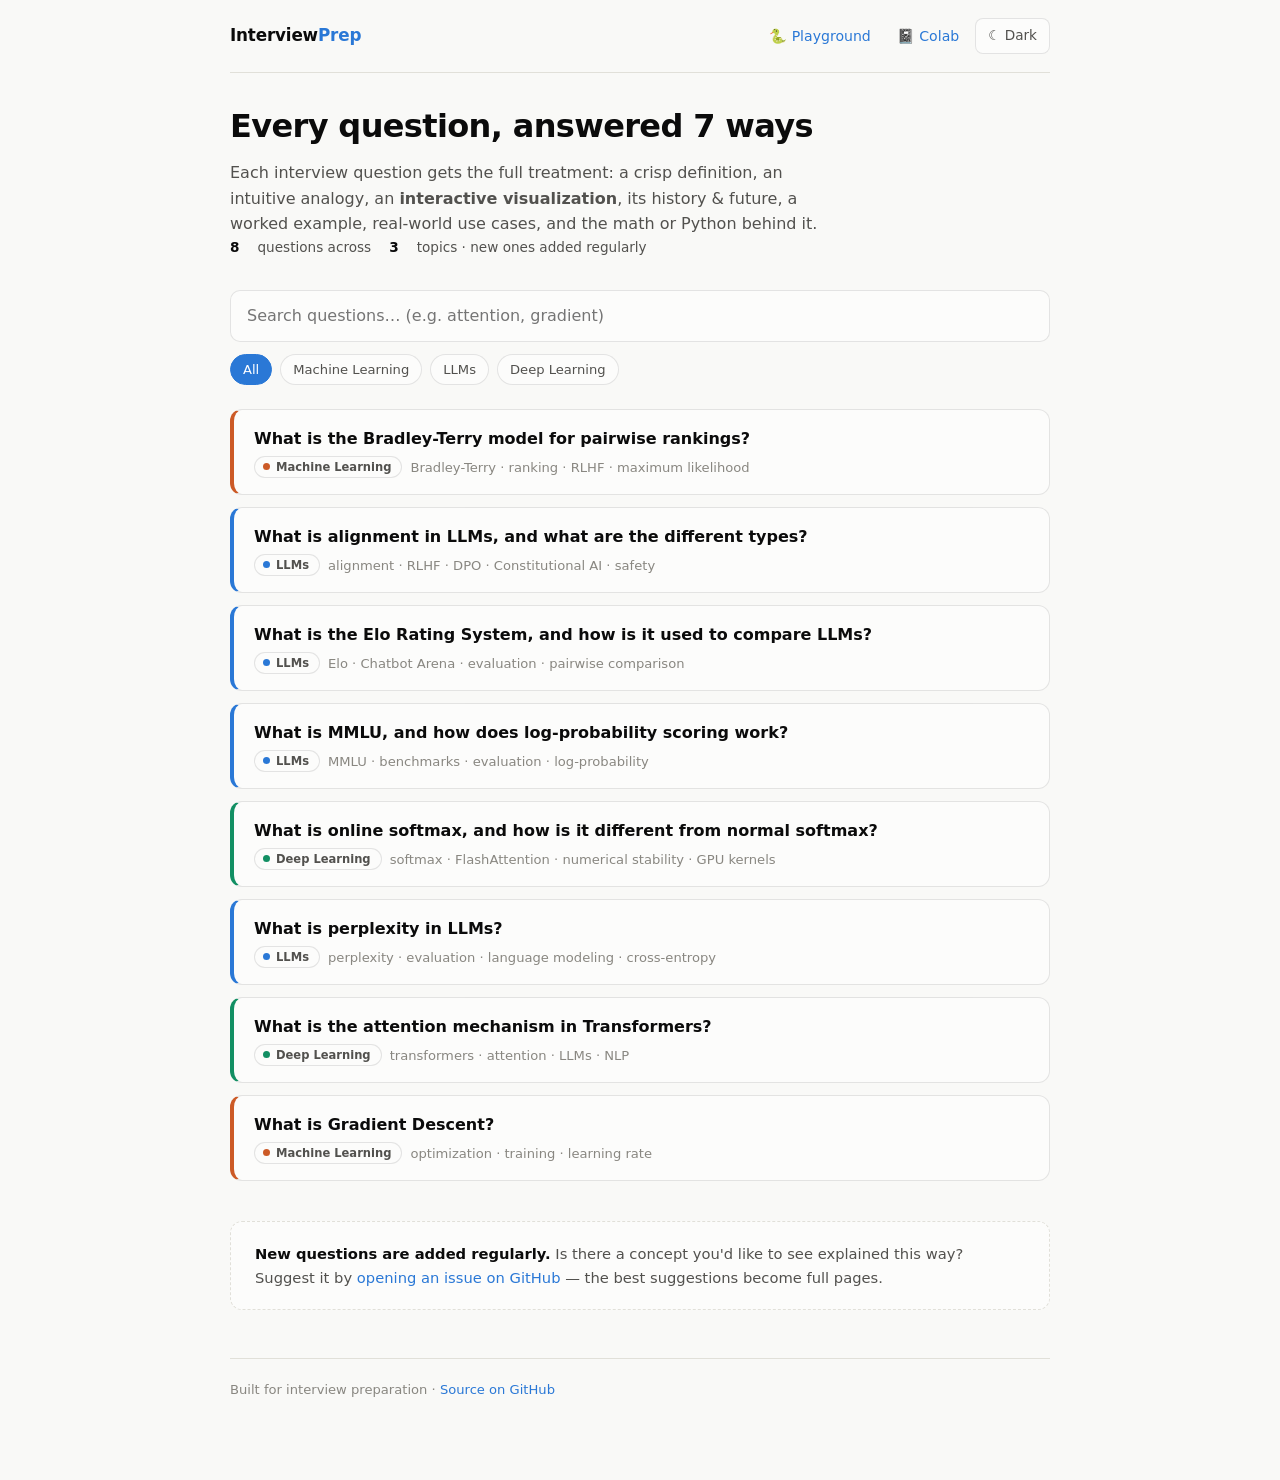
<file: index.html>
<!DOCTYPE html>
<html lang="en">
<head>
<meta charset="utf-8">
<meta name="viewport" content="width=device-width, initial-scale=1">
<title>Interview Prep — every question, answered 7 ways</title>
<meta name="description" content="Interview preparation notes: each question explained with a definition, analogy, interactive visualization, history, example, use case, and math/code.">
<link rel="stylesheet" href="assets/style.css">
<link rel="icon" href="data:image/svg+xml,<svg xmlns='http://www.w3.org/2000/svg' viewBox='0 0 100 100'><text y='.9em' font-size='90'>🎯</text></svg>">
<script src="assets/questions.js"></script>
<script src="assets/site.js"></script>
</head>
<body>
<div class="wrap">
  <header class="site">
    <a class="brand" href="index.html">Interview<span>Prep</span></a>
    <div class="site-nav">
      <a class="nav-link" href="playground.html">🐍 Playground</a>
      <a class="nav-link" href="notebooks.html">📓 Colab</a>
      <button id="theme-toggle" type="button">☾ Dark</button>
    </div>
  </header>

  <div class="hero">
    <h1>Every question, answered 7 ways</h1>
    <p>Each interview question gets the full treatment: a crisp definition, an
    intuitive analogy, an <strong>interactive visualization</strong>, its
    history &amp; future, a worked example, real-world use cases, and the math
    or Python behind it.</p>
    <p class="stats-line" id="stats"></p>
  </div>

  <div class="search-row">
    <input id="search" type="search" placeholder="Search questions… (e.g. attention, gradient)" aria-label="Search questions">
  </div>
  <div class="topic-chips" id="topic-chips" role="group" aria-label="Filter by topic"></div>

  <ul class="qlist" id="question-list"></ul>
  <p class="empty-note" id="empty-note" hidden>No questions match — try a different search.</p>

  <div class="howto">
    <strong>New questions are added regularly.</strong> Is there a concept you'd
    like to see explained this way? Suggest it by
    <a href="https://github.com/gangwar-ajay/Interview-Preparation/issues">opening
    an issue on GitHub</a> — the best suggestions become full pages.
  </div>

  <footer class="site">
    Built for interview preparation ·
    <a href="https://github.com/gangwar-ajay/Interview-Preparation">Source on GitHub</a>
  </footer>
</div>
</body>
</html>
</file>
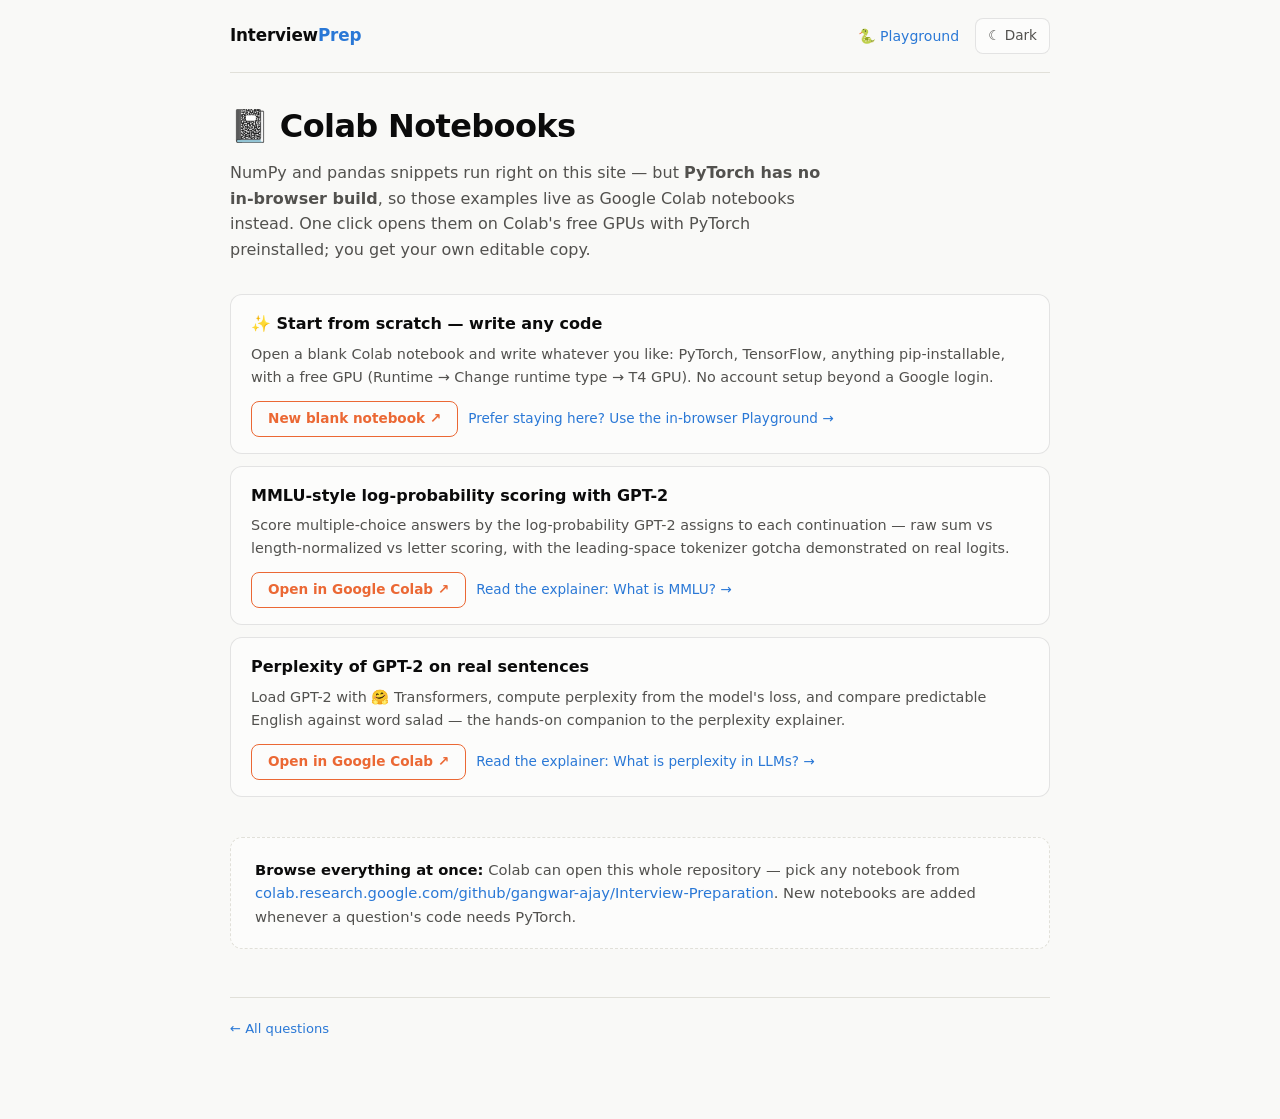
<file: notebooks.html>
<!DOCTYPE html>
<html lang="en">
<head>
<meta charset="utf-8">
<meta name="viewport" content="width=device-width, initial-scale=1">
<title>Colab Notebooks — InterviewPrep</title>
<meta name="description" content="Companion Google Colab notebooks for the PyTorch snippets that can't run in the browser — one click to run them on free GPUs.">
<link rel="stylesheet" href="assets/style.css">
<link rel="icon" href="data:image/svg+xml,<svg xmlns='http://www.w3.org/2000/svg' viewBox='0 0 100 100'><text y='.9em' font-size='90'>🎯</text></svg>">
<script src="assets/site.js"></script>
<style>
  .nb-card {
    display: block;
    background: var(--surface);
    border: 1px solid var(--border);
    border-radius: 12px;
    padding: 16px 20px;
    margin-bottom: 12px;
  }
  .nb-card h3 { margin: 0 0 6px; font-size: 1rem; }
  .nb-card p { margin: 0 0 12px; color: var(--text-secondary); font-size: 0.9rem; }
  .nb-actions { display: flex; flex-wrap: wrap; gap: 10px; align-items: center; }
  .nb-actions .colab-link { font-weight: 600; }
  .nb-actions .qlink { font-size: 0.85rem; color: var(--accent); text-decoration: none; }
  .nb-actions .qlink:hover { text-decoration: underline; }
</style>
</head>
<body>
<div class="wrap">
  <header class="site">
    <a class="brand" href="index.html">Interview<span>Prep</span></a>
    <div class="site-nav">
      <a class="nav-link" href="playground.html">🐍 Playground</a>
      <button id="theme-toggle" type="button">☾ Dark</button>
    </div>
  </header>

  <div class="hero">
    <h1>📓 Colab Notebooks</h1>
    <p>NumPy and pandas snippets run right on this site — but
    <strong>PyTorch has no in-browser build</strong>, so those examples live as
    Google Colab notebooks instead. One click opens them on Colab's free GPUs
    with PyTorch preinstalled; you get your own editable copy.</p>
  </div>

  <div class="nb-card">
    <h3>✨ Start from scratch — write any code</h3>
    <p>Open a blank Colab notebook and write whatever you like: PyTorch,
    TensorFlow, anything pip-installable, with a free GPU (Runtime → Change
    runtime type → T4 GPU). No account setup beyond a Google login.</p>
    <div class="nb-actions">
      <a class="colab-link" target="_blank" rel="noopener"
         href="https://colab.new">New blank notebook ↗</a>
      <a class="qlink" href="playground.html">Prefer staying here? Use the in-browser Playground →</a>
    </div>
  </div>

  <div class="nb-card">
    <h3>MMLU-style log-probability scoring with GPT-2</h3>
    <p>Score multiple-choice answers by the log-probability GPT-2 assigns to
    each continuation — raw sum vs length-normalized vs letter scoring, with
    the leading-space tokenizer gotcha demonstrated on real logits.</p>
    <div class="nb-actions">
      <a class="colab-link" target="_blank" rel="noopener"
         href="https://colab.research.google.com/github/gangwar-ajay/Interview-Preparation/blob/main/notebooks/mmlu-logprob-gpt2.ipynb">Open in Google Colab ↗</a>
      <a class="qlink" href="questions/mmlu-logprob.html">Read the explainer: What is MMLU? →</a>
    </div>
  </div>

  <div class="nb-card">
    <h3>Perplexity of GPT-2 on real sentences</h3>
    <p>Load GPT-2 with 🤗 Transformers, compute perplexity from the model's
    loss, and compare predictable English against word salad — the hands-on
    companion to the perplexity explainer.</p>
    <div class="nb-actions">
      <a class="colab-link" target="_blank" rel="noopener"
         href="https://colab.research.google.com/github/gangwar-ajay/Interview-Preparation/blob/main/notebooks/perplexity-gpt2.ipynb">Open in Google Colab ↗</a>
      <a class="qlink" href="questions/perplexity.html">Read the explainer: What is perplexity in LLMs? →</a>
    </div>
  </div>

  <div class="howto">
    <strong>Browse everything at once:</strong> Colab can open this whole
    repository — pick any notebook from
    <a target="_blank" rel="noopener"
       href="https://colab.research.google.com/github/gangwar-ajay/Interview-Preparation">colab.research.google.com/github/gangwar-ajay/Interview-Preparation</a>.
    New notebooks are added whenever a question's code needs PyTorch.
  </div>

  <footer class="site">
    <a href="index.html">← All questions</a>
  </footer>
</div>
</body>
</html>
</file>
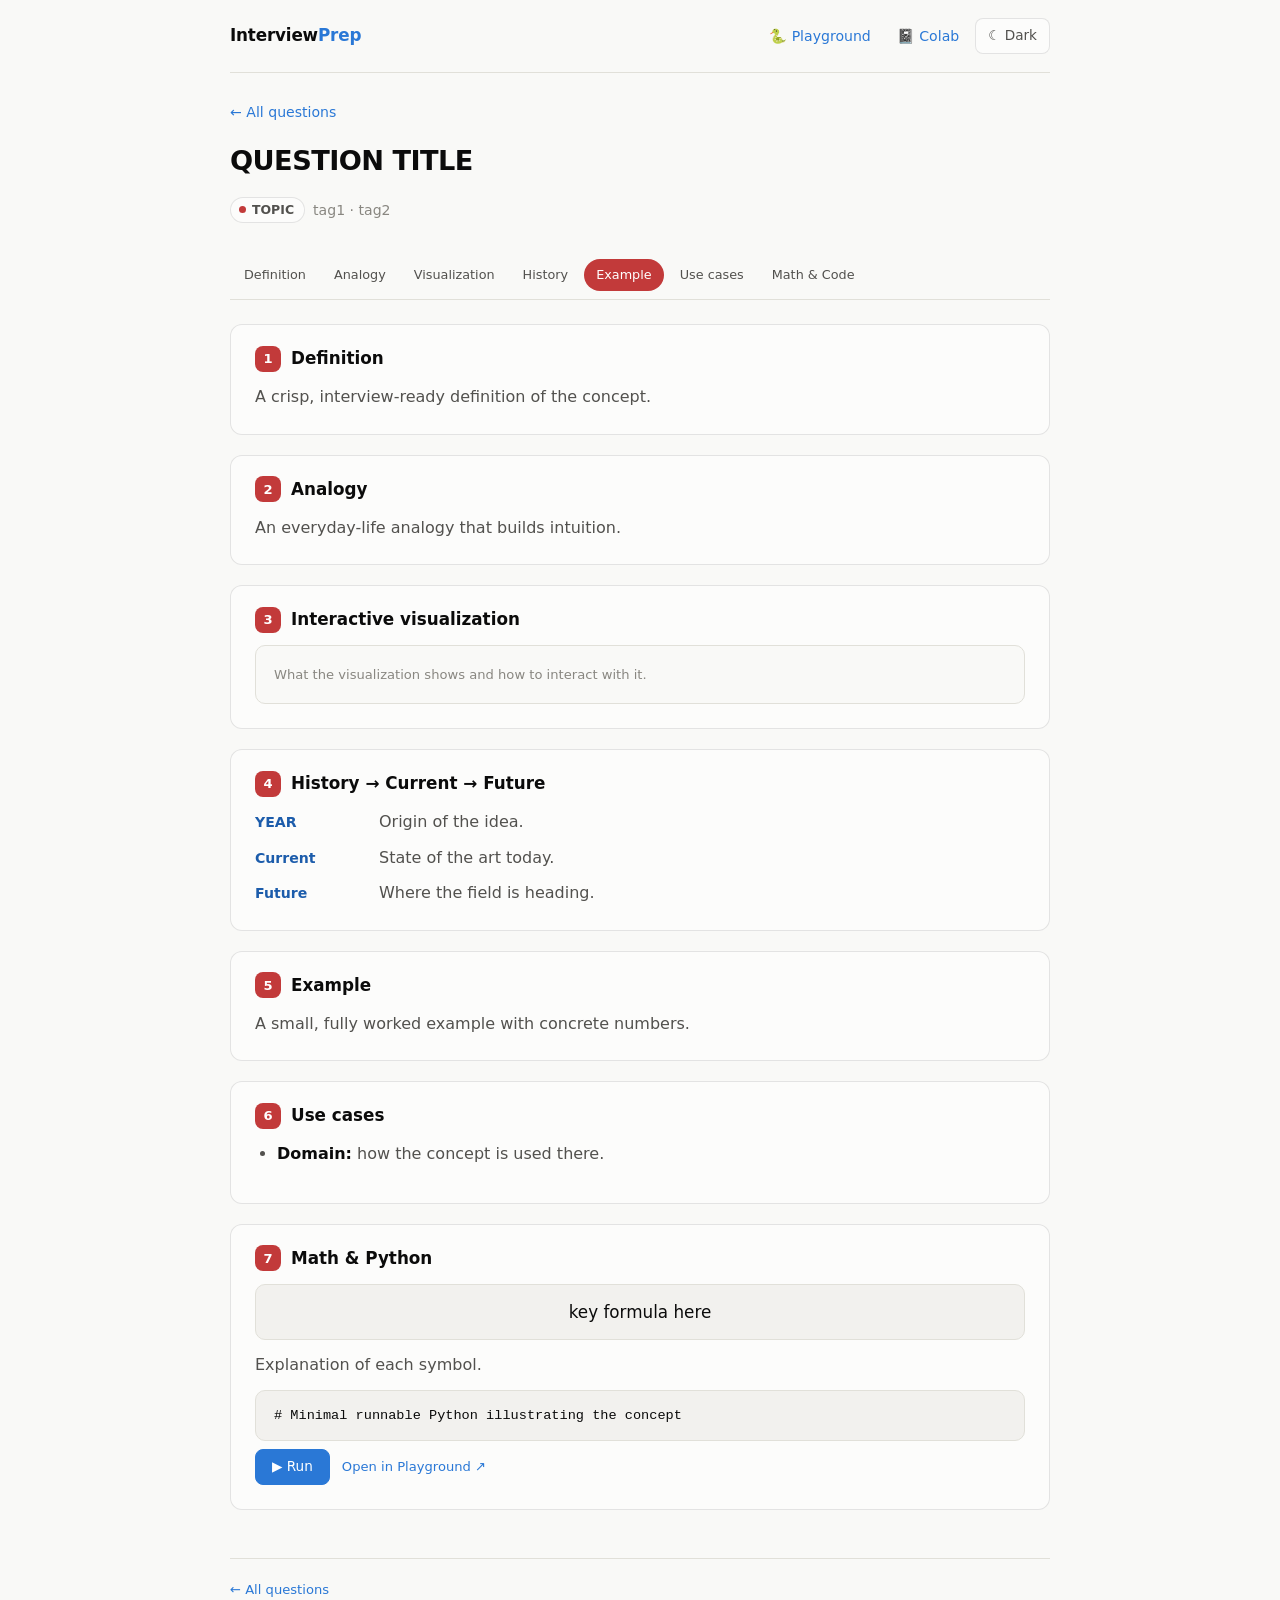
<file: questions/_template.html>
<!DOCTYPE html>
<html lang="en">
<head>
<meta charset="utf-8">
<meta name="viewport" content="width=device-width, initial-scale=1">
<title>QUESTION TITLE — InterviewPrep</title>
<link rel="stylesheet" href="../assets/style.css">
<link rel="icon" href="data:image/svg+xml,<svg xmlns='http://www.w3.org/2000/svg' viewBox='0 0 100 100'><text y='.9em' font-size='90'>🎯</text></svg>">
<script src="../assets/site.js"></script>
<script src="../assets/pyrunner.js"></script>
</head>
<body>
<div class="wrap">
  <header class="site">
    <a class="brand" href="../index.html">Interview<span>Prep</span></a>
    <div class="site-nav">
      <a class="nav-link" href="../playground.html">🐍 Playground</a>
      <a class="nav-link" href="../notebooks.html">📓 Colab</a>
      <button id="theme-toggle" type="button">☾ Dark</button>
    </div>
  </header>

  <nav class="crumb"><a href="../index.html">← All questions</a></nav>

  <article class="question">
    <h1>QUESTION TITLE</h1>
    <p class="q-topic">TOPIC · tag1 · tag2</p>

    <section class="qsection" id="definition">
      <h2><span class="num">1</span>Definition</h2>
      <p>A crisp, interview-ready definition of the concept.</p>
    </section>

    <section class="qsection" id="analogy">
      <h2><span class="num">2</span>Analogy</h2>
      <p>An everyday-life analogy that builds intuition.</p>
    </section>

    <section class="qsection" id="visualization">
      <h2><span class="num">3</span>Interactive visualization</h2>
      <div class="viz">
        <p class="viz-hint">What the visualization shows and how to interact with it.</p>
        <!-- Interactive SVG / controls go here; inline <script> at the bottom of <body>. -->
      </div>
    </section>

    <section class="qsection" id="history">
      <h2><span class="num">4</span>History → Current → Future</h2>
      <div class="timeline">
        <div class="t-row"><div class="t-when">YEAR</div><div class="t-what">Origin of the idea.</div></div>
        <div class="t-row"><div class="t-when">Current</div><div class="t-what">State of the art today.</div></div>
        <div class="t-row"><div class="t-when">Future</div><div class="t-what">Where the field is heading.</div></div>
      </div>
    </section>

    <section class="qsection" id="example">
      <h2><span class="num">5</span>Example</h2>
      <p>A small, fully worked example with concrete numbers.</p>
    </section>

    <section class="qsection" id="usecase">
      <h2><span class="num">6</span>Use cases</h2>
      <ul>
        <li><strong>Domain:</strong> how the concept is used there.</li>
      </ul>
    </section>

    <section class="qsection" id="math">
      <h2><span class="num">7</span>Math &amp; Python</h2>
      <div class="formula">key formula here</div>
      <p>Explanation of each symbol.</p>
<pre><code># Minimal runnable Python illustrating the concept
</code></pre>
    </section>
  </article>

  <footer class="site">
    <a href="../index.html">← All questions</a>
  </footer>
</div>
</body>
</html>
</file>
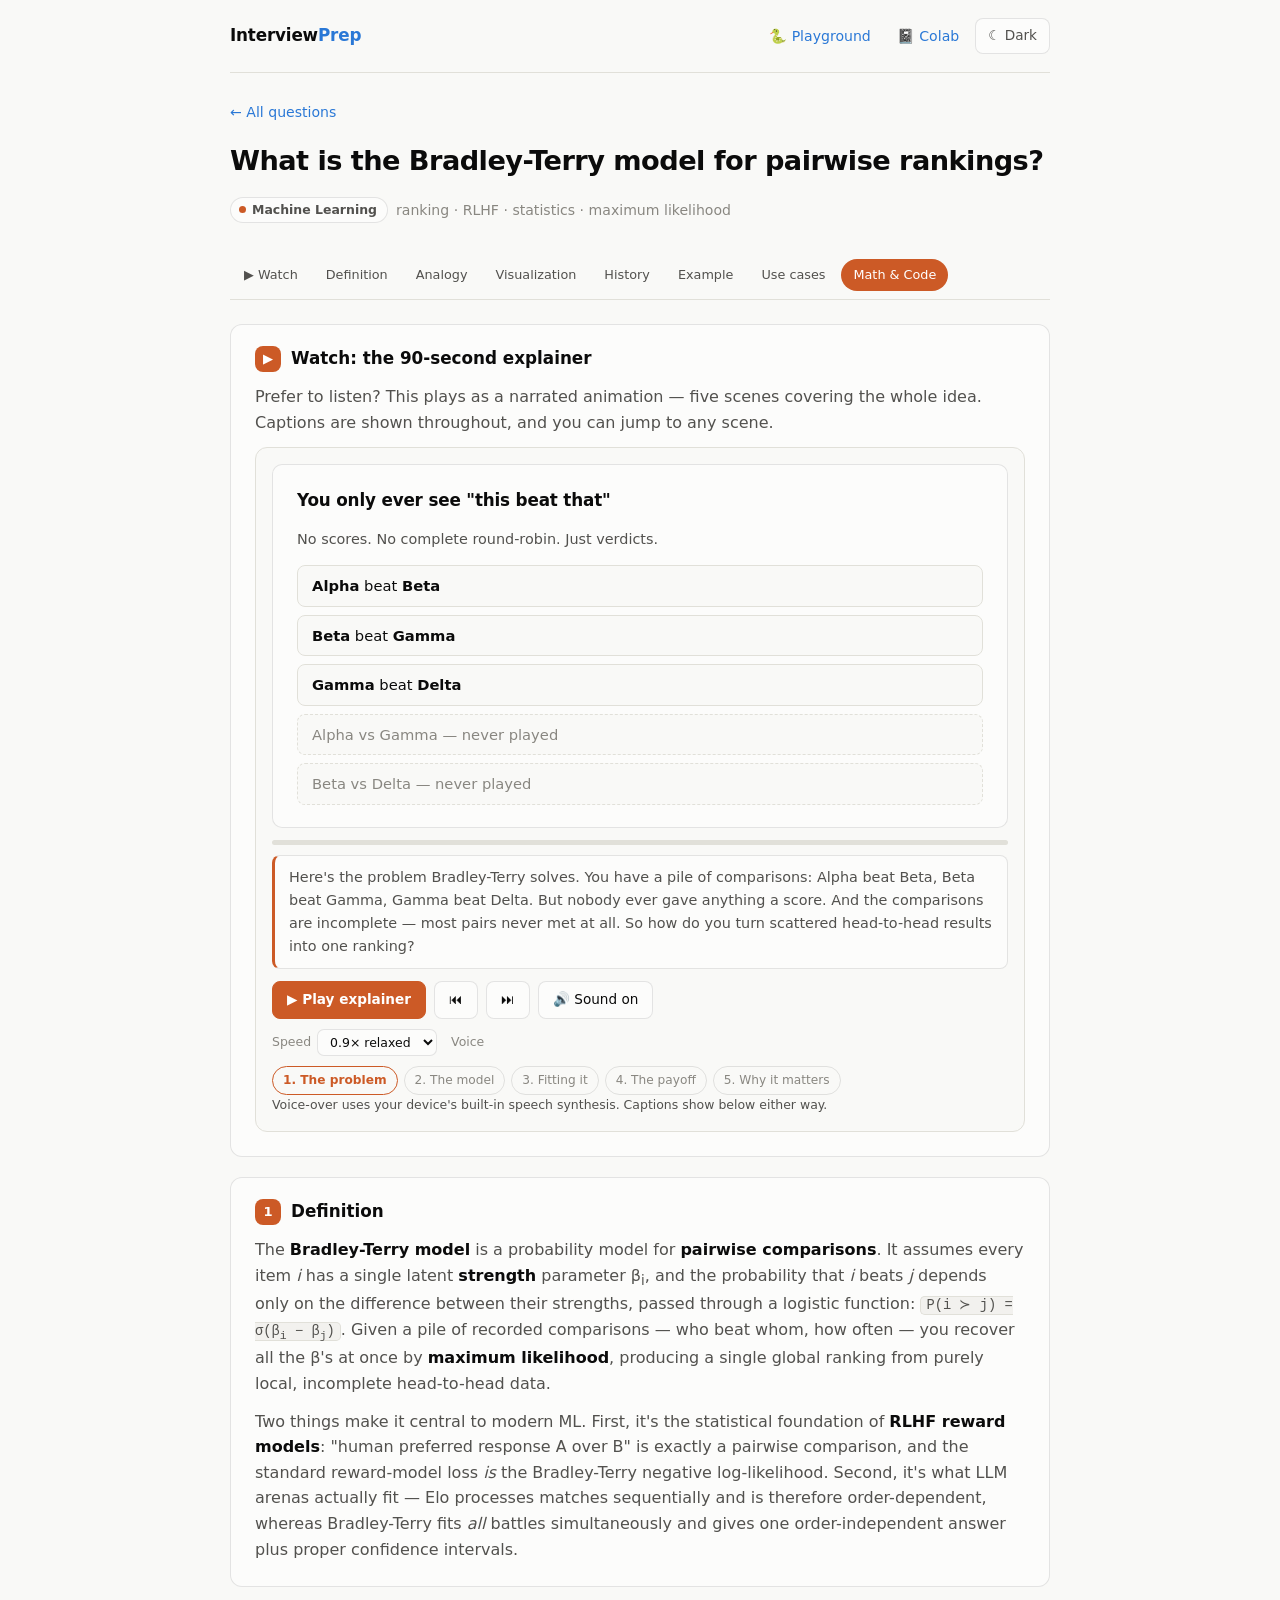
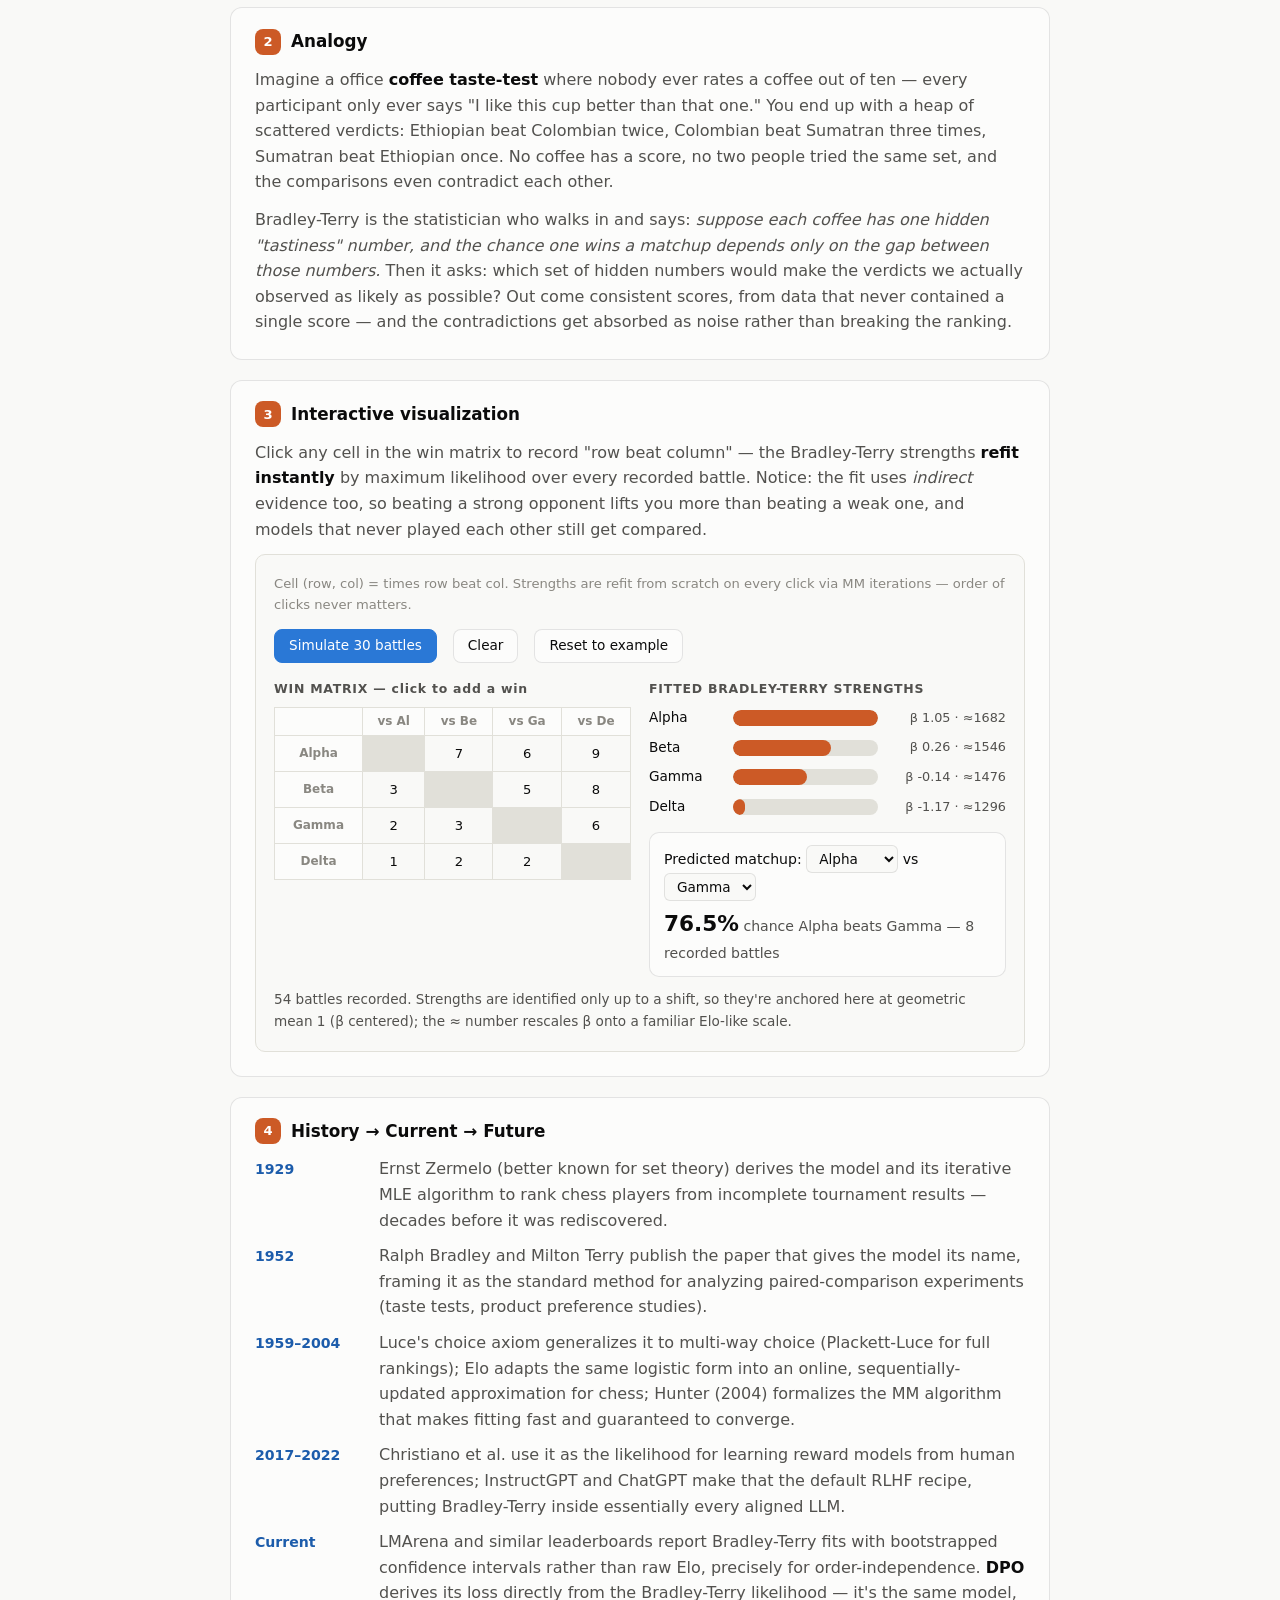
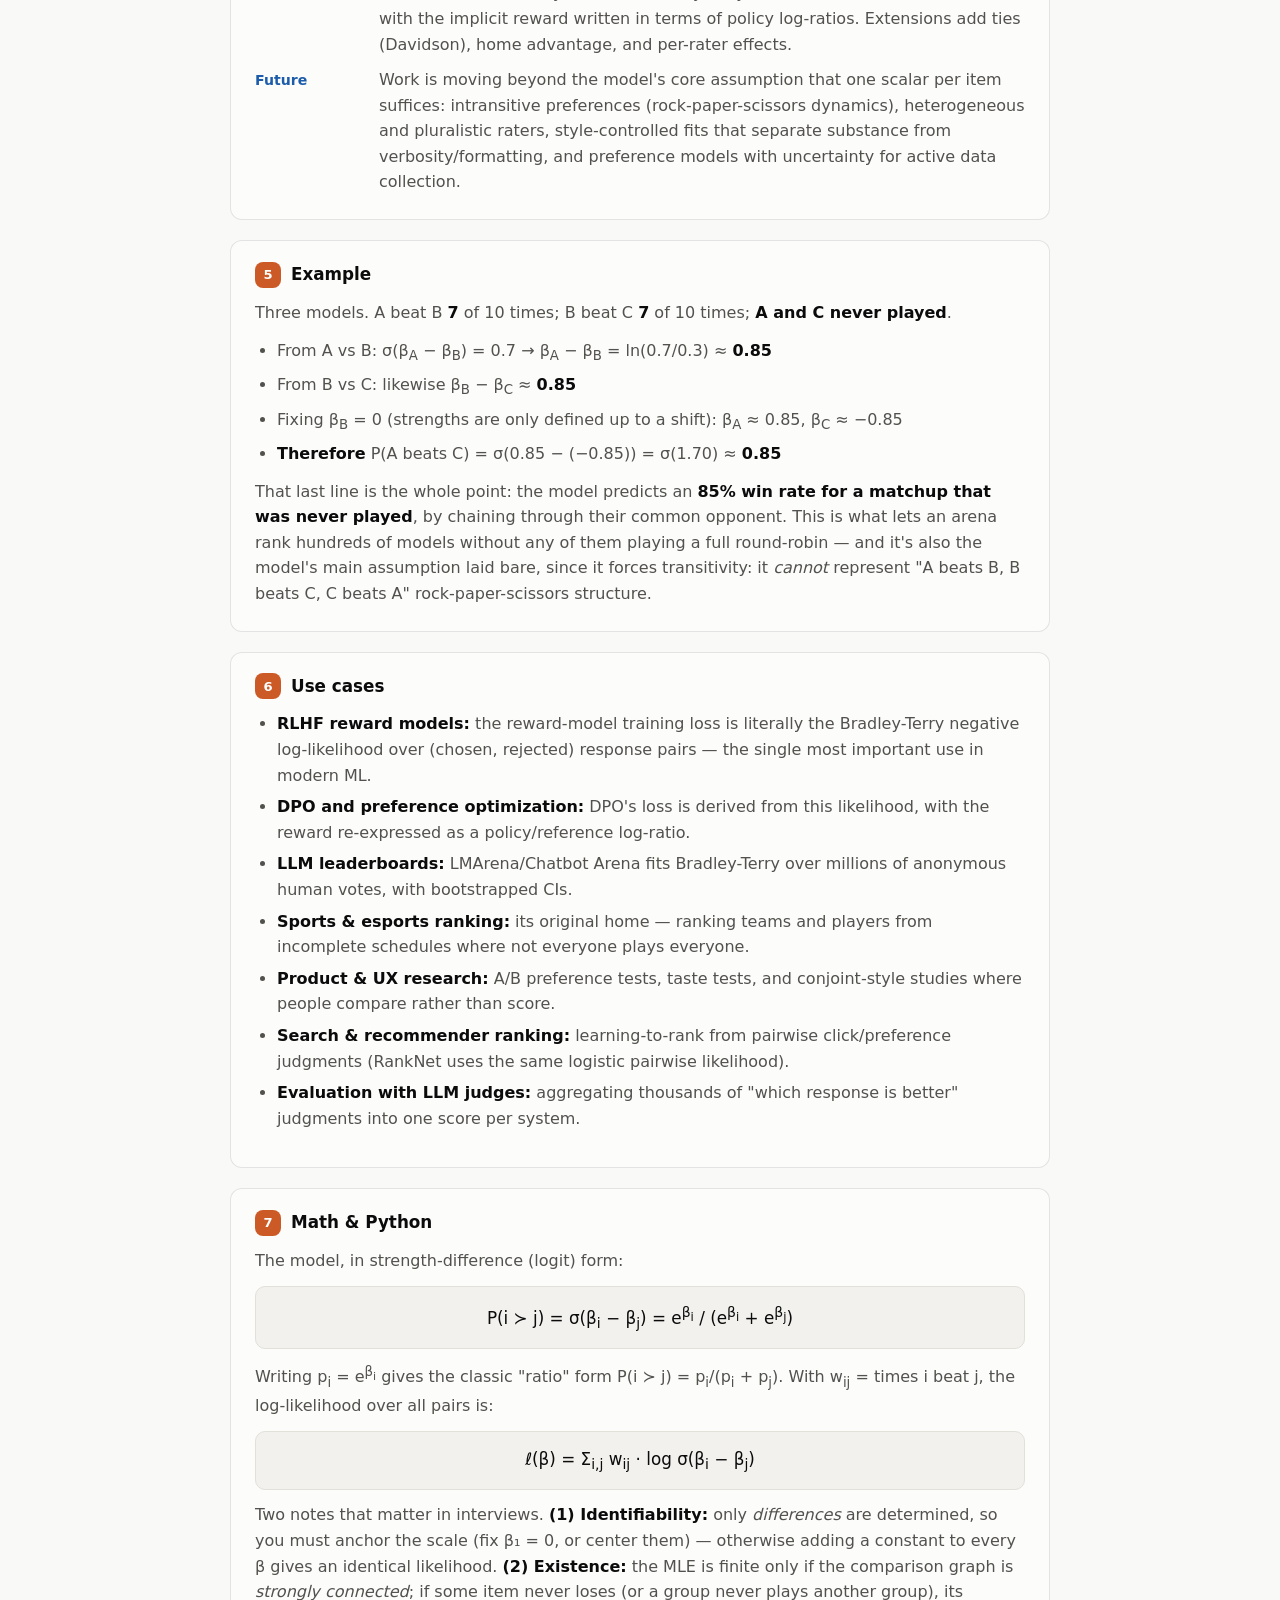
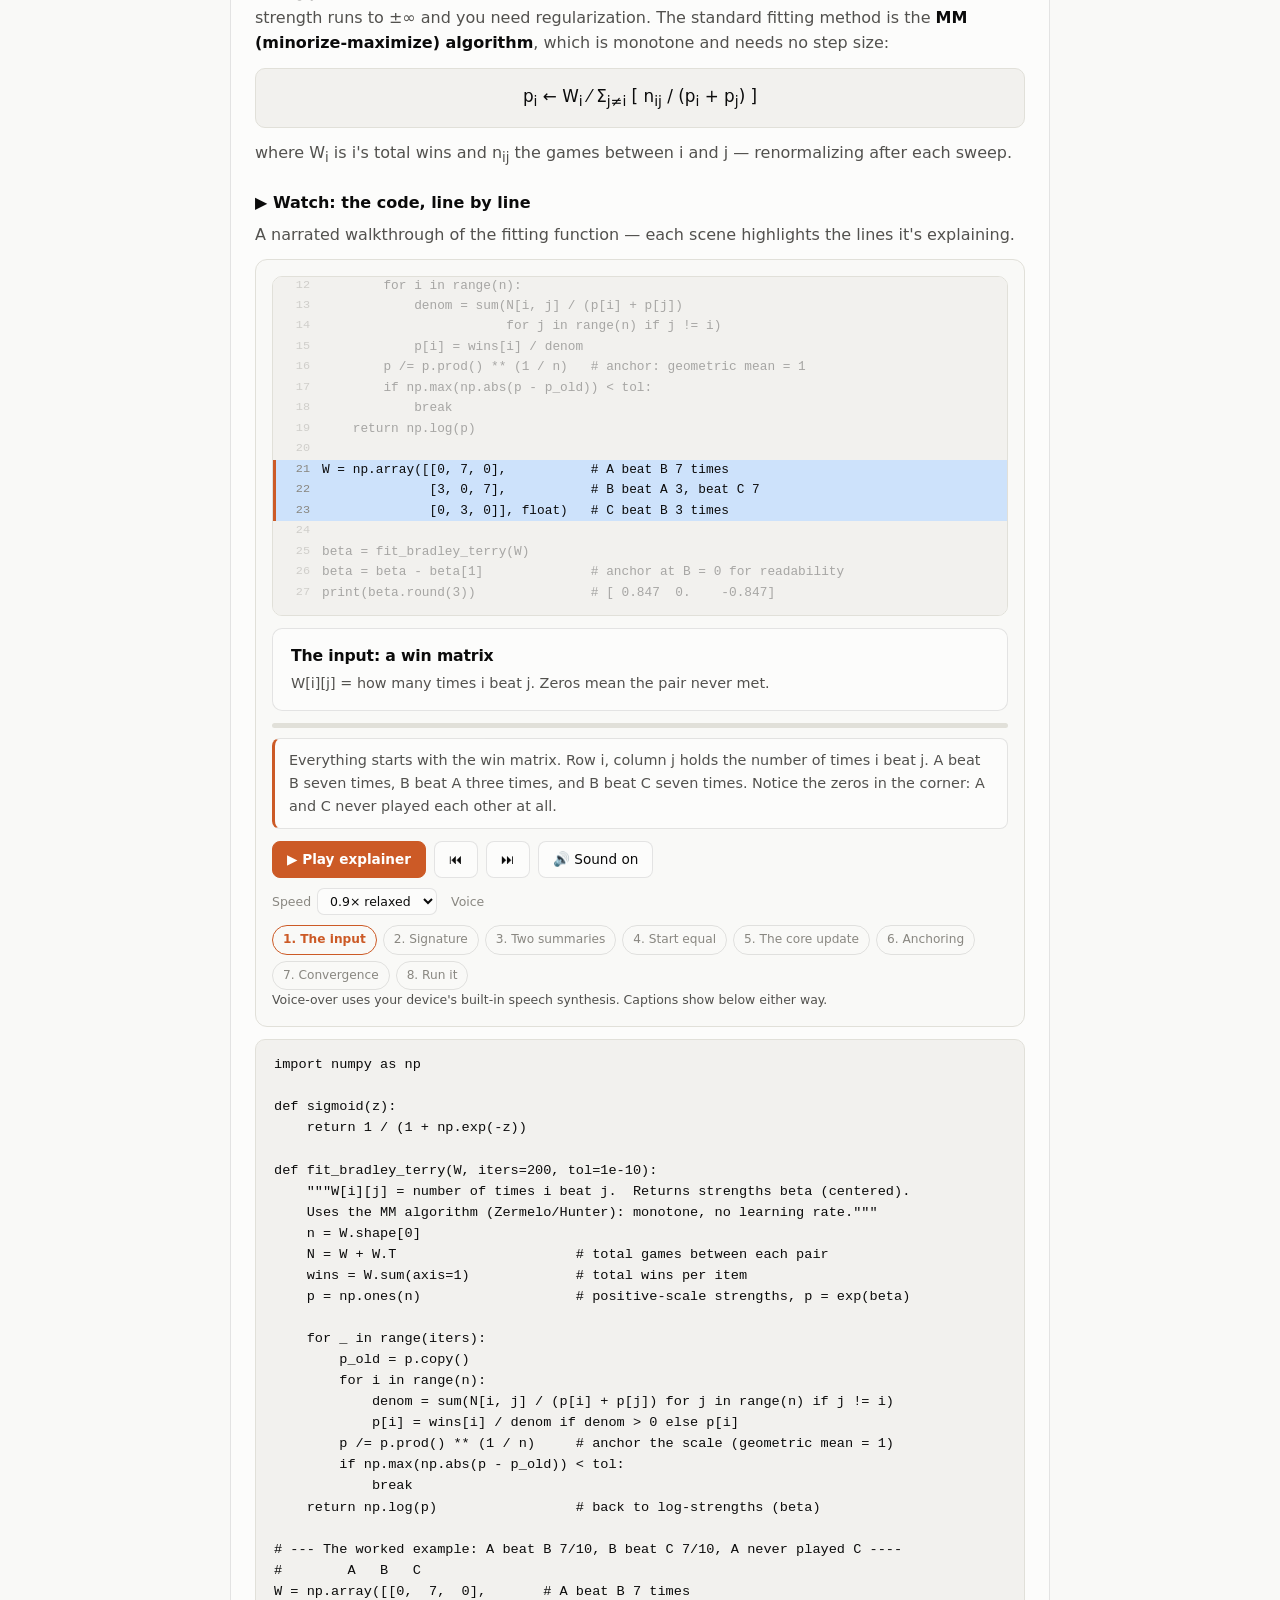
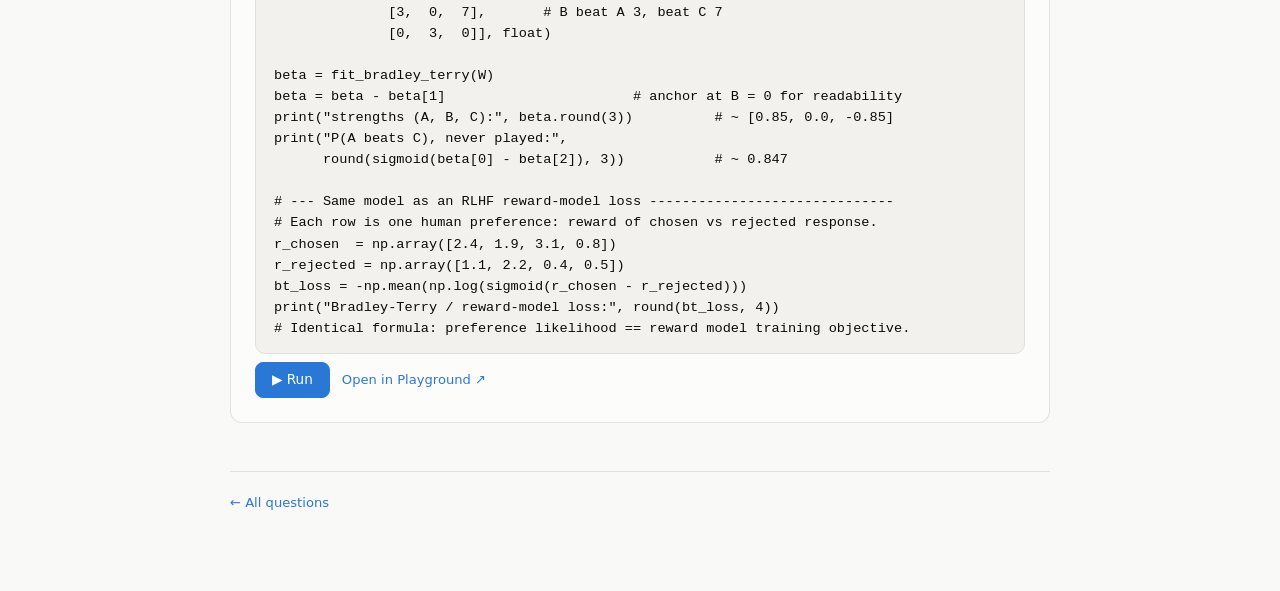
<file: questions/bradley-terry.html>
<!DOCTYPE html>
<html lang="en">
<head>
<meta charset="utf-8">
<meta name="viewport" content="width=device-width, initial-scale=1">
<title>What is the Bradley-Terry model for pairwise rankings? — InterviewPrep</title>
<link rel="stylesheet" href="../assets/style.css">
<link rel="icon" href="data:image/svg+xml,<svg xmlns='http://www.w3.org/2000/svg' viewBox='0 0 100 100'><text y='.9em' font-size='90'>🎯</text></svg>">
<script src="../assets/site.js"></script>
<script src="../assets/pyrunner.js"></script>
<script src="../assets/explainer.js"></script>
<style>
  /* explainer scene visuals */
  .sc-verdicts { display: grid; gap: 8px; }
  .vd { background: var(--page); border: 1px solid var(--hairline); border-radius: 8px; padding: 8px 14px; font-size: 0.92rem; }
  .vd.muted-vd { color: var(--muted); border-style: dashed; }
  .sc-formula { font-size: 1.5rem; text-align: center; padding: 14px 0 18px; }
  .sc-gap { display: grid; gap: 10px; }
  .gap-row { display: grid; grid-template-columns: 90px 1fr; gap: 12px; align-items: center; font-size: 0.85rem; }
  .gbar { height: 14px; border-radius: 999px; background: var(--tc, var(--accent)); display: block; }
  .gbar.alt { background: var(--series-2); }
  .gap-out { font-size: 0.95rem; color: var(--text-secondary); padding-top: 4px; }
  .sc-fit { display: grid; gap: 9px; }
  .fit-row { display: grid; grid-template-columns: 68px 1fr 74px; gap: 12px; align-items: center; font-size: 0.85rem; }
  .fit-row i { height: 15px; border-radius: 999px; background: var(--tc, var(--accent)); display: block; transform-origin: left center; }
  .fit-row b { text-align: right; font-variant-numeric: tabular-nums; color: var(--text-secondary); font-weight: 500; font-size: 0.82rem; }
  .sc-chain { display: grid; gap: 10px; }
  .chain-step { background: var(--page); border: 1px solid var(--hairline); border-radius: 8px; padding: 10px 14px; font-size: 0.95rem; }
  .chain-step.chain-out { border-color: var(--series-2); border-width: 2px; }
  .chain-step .pct { float: right; font-variant-numeric: tabular-nums; color: var(--text-secondary); }
  .chain-step .pct.hot { color: var(--series-2); font-weight: 700; }
  .chain-step em { color: var(--muted); font-size: 0.82rem; }
  .sc-cards { display: grid; gap: 10px; }
  .sc-cards .card { background: var(--page); border: 1px solid var(--hairline); border-left: 3px solid var(--tc, var(--accent)); border-radius: 8px; padding: 10px 14px; }
  .sc-cards .card b { display: block; font-size: 0.9rem; margin-bottom: 2px; }
  .sc-cards .card span { font-size: 0.85rem; color: var(--text-secondary); }
  .bt-grid { display: grid; grid-template-columns: 1fr 1fr; gap: 18px; align-items: start; }
  @media (max-width: 700px) { .bt-grid { grid-template-columns: 1fr; } }
  .bt-h { font-size: 0.78rem; font-weight: 700; letter-spacing: 0.06em; color: var(--text-secondary); margin-bottom: 8px; }
  table.wm { border-collapse: collapse; width: 100%; font-size: 0.82rem; font-variant-numeric: tabular-nums; }
  table.wm th, table.wm td { border: 1px solid var(--hairline); padding: 0; text-align: center; }
  table.wm th { color: var(--muted); font-weight: 600; padding: 4px 6px; background: var(--surface); font-size: 0.75rem; }
  table.wm td button {
    width: 100%; border: 0; background: transparent; cursor: pointer;
    font: inherit; font-size: 0.82rem; font-variant-numeric: tabular-nums;
    color: var(--text-primary); padding: 7px 4px;
  }
  table.wm td button:hover { background: var(--accent-soft); }
  table.wm td.diag { background: var(--hairline); }
  .bars { display: grid; gap: 8px; }
  .bar-row { display: grid; grid-template-columns: 74px 1fr 118px; gap: 10px; align-items: center; font-size: 0.85rem; }
  .bar-row .track { height: 16px; background: var(--hairline); border-radius: 999px; overflow: hidden; }
  .bar-row .track i { display: block; height: 100%; border-radius: 999px; background: var(--tc, var(--accent)); transition: width 0.4s ease; }
  .bar-row .num { text-align: right; font-variant-numeric: tabular-nums; color: var(--text-secondary); font-size: 0.8rem; }
  .pair-pred {
    background: var(--surface); border: 1px solid var(--border); border-radius: 10px;
    padding: 12px 14px; margin-top: 14px; font-size: 0.88rem;
  }
  .pair-pred select {
    font: inherit; font-size: 0.85rem; padding: 4px 8px; border-radius: 6px;
    border: 1px solid var(--border); background: var(--page); color: var(--text-primary);
  }
  .pair-pred .big { font-size: 1.35rem; font-weight: 700; font-variant-numeric: tabular-nums; }
</style>
</head>
<body>
<div class="wrap">
  <header class="site">
    <a class="brand" href="../index.html">Interview<span>Prep</span></a>
    <div class="site-nav">
      <a class="nav-link" href="../playground.html">🐍 Playground</a>
      <a class="nav-link" href="../notebooks.html">📓 Colab</a>
      <button id="theme-toggle" type="button">☾ Dark</button>
    </div>
  </header>

  <nav class="crumb"><a href="../index.html">← All questions</a></nav>

  <article class="question">
    <h1>What is the Bradley-Terry model for pairwise rankings?</h1>
    <p class="q-topic">Machine Learning · ranking · RLHF · statistics · maximum likelihood</p>

    <section class="qsection" id="explainer">
      <h2><span class="num">▶</span>Watch: the 90-second explainer</h2>
      <p>Prefer to listen? This plays as a narrated animation — five scenes
      covering the whole idea. Captions are shown throughout, and you can jump
      to any scene.</p>
      <div class="explainer" id="bt-explainer">
        <div class="ex-stage">

          <div class="ex-scene" data-title="The problem"
               data-narration="Here's the problem Bradley-Terry solves. You have a pile of comparisons: Alpha beat Beta, Beta beat Gamma, Gamma beat Delta. But nobody ever gave anything a score. And the comparisons are incomplete — most pairs never met at all. So how do you turn scattered head-to-head results into one ranking?">
            <h4>You only ever see "this beat that"</h4>
            <p class="ex-sub">No scores. No complete round-robin. Just verdicts.</p>
            <div class="sc-verdicts">
              <div class="rise vd"><b>Alpha</b> beat <b>Beta</b></div>
              <div class="rise vd"><b>Beta</b> beat <b>Gamma</b></div>
              <div class="rise vd"><b>Gamma</b> beat <b>Delta</b></div>
              <div class="rise vd muted-vd">Alpha vs Gamma — never played</div>
              <div class="rise vd muted-vd">Beta vs Delta — never played</div>
            </div>
          </div>

          <div class="ex-scene" data-title="The model"
               data-narration="Bradley-Terry makes one assumption. Every item has a single hidden strength number, beta. The chance that i beats j depends only on the gap between their two betas, squashed through a logistic function. A bigger gap means a more lopsided matchup. An equal gap of zero means a coin flip.">
            <h4>One hidden strength per item</h4>
            <p class="ex-sub">Win probability depends only on the <em>gap</em> between strengths.</p>
            <div class="sc-formula pop">P(i ≻ j) = σ(β<sub>i</sub> − β<sub>j</sub>)</div>
            <div class="sc-gap">
              <div class="rise gap-row"><span>β<sub>i</sub> = 1.2</span><span class="gbar" style="width:78%"></span></div>
              <div class="rise gap-row"><span>β<sub>j</sub> = 0.3</span><span class="gbar alt" style="width:46%"></span></div>
              <div class="rise gap-out">gap 0.9 → σ(0.9) = <b>71%</b> chance i wins</div>
            </div>
          </div>

          <div class="ex-scene" data-title="Fitting it"
               data-narration="Now the clever part. Given all the recorded battles, we ask: which set of hidden strengths makes the results we actually observed as likely as possible? That's maximum likelihood. The standard algorithm sweeps through the items repeatedly, and every item's strength settles into place — using not just who it beat, but how strong those opponents were.">
            <h4>Fit all strengths at once, by maximum likelihood</h4>
            <p class="ex-sub">"Which β's make the observed results most probable?"</p>
            <div class="sc-fit">
              <div class="rise fit-row"><span>Alpha</span><i class="grow" style="width:88%"></i><b>β 1.05</b></div>
              <div class="rise fit-row"><span>Beta</span><i class="grow" style="width:62%"></i><b>β 0.26</b></div>
              <div class="rise fit-row"><span>Gamma</span><i class="grow" style="width:48%"></i><b>β −0.14</b></div>
              <div class="rise fit-row"><span>Delta</span><i class="grow" style="width:22%"></i><b>β −1.17</b></div>
            </div>
            <p class="ex-sub" style="margin-top:12px">Beating a <em>strong</em> opponent lifts you more than beating a weak one.</p>
          </div>

          <div class="ex-scene" data-title="The payoff"
               data-narration="And here's the payoff. Alpha and Gamma never played each other. But Alpha beat Beta seventy percent of the time, and Beta beat Gamma seventy percent of the time. Chaining through their shared opponent, the model predicts Alpha beats Gamma about eighty-five percent of the time. That's how a leaderboard ranks hundreds of models without a full round-robin.">
            <h4>It predicts matchups that never happened</h4>
            <div class="sc-chain">
              <div class="rise chain-step"><b>Alpha</b> beats <b>Beta</b> <span class="pct">70%</span></div>
              <div class="rise chain-step"><b>Beta</b> beats <b>Gamma</b> <span class="pct">70%</span></div>
              <div class="rise chain-step chain-out"><b>Alpha</b> beats <b>Gamma</b> <span class="pct hot">≈85%</span> <em>— never played</em></div>
            </div>
            <p class="ex-sub" style="margin-top:14px">The same assumption is also the limit: it <em>forces</em> transitivity, so it can't represent rock-paper-scissors preferences.</p>
          </div>

          <div class="ex-scene" data-title="Why it matters"
               data-narration="Why does this matter today? Because a human saying I prefer response A over response B is exactly a pairwise comparison. The reward model loss used in RLHF is literally the Bradley-Terry likelihood. DPO derives its loss from the same formula. And LLM arenas fit Bradley-Terry over millions of votes, because unlike Elo it doesn't depend on the order the battles arrived in.">
            <h4>It's inside modern LLM training</h4>
            <div class="sc-cards">
              <div class="rise card"><b>RLHF reward models</b><span>The training loss <em>is</em> the Bradley-Terry likelihood over (chosen, rejected) pairs.</span></div>
              <div class="rise card"><b>DPO</b><span>Its loss is derived from the same likelihood, with reward written as a policy log-ratio.</span></div>
              <div class="rise card"><b>LLM arenas</b><span>Fit over millions of human votes — order-independent, unlike sequential Elo.</span></div>
            </div>
          </div>

        </div>
      </div>
    </section>

    <section class="qsection" id="definition">
      <h2><span class="num">1</span>Definition</h2>
      <p>The <strong>Bradley-Terry model</strong> is a probability model for
      <strong>pairwise comparisons</strong>. It assumes every item <em>i</em> has
      a single latent <strong>strength</strong> parameter β<sub>i</sub>, and the
      probability that <em>i</em> beats <em>j</em> depends only on the difference
      between their strengths, passed through a logistic function:
      <code>P(i ≻ j) = σ(β<sub>i</sub> − β<sub>j</sub>)</code>. Given a pile of
      recorded comparisons — who beat whom, how often — you recover all the
      β's at once by <strong>maximum likelihood</strong>, producing a single
      global ranking from purely local, incomplete head-to-head data.</p>
      <p>Two things make it central to modern ML. First, it's the statistical
      foundation of <strong>RLHF reward models</strong>: "human preferred
      response A over B" is exactly a pairwise comparison, and the standard
      reward-model loss <em>is</em> the Bradley-Terry negative log-likelihood.
      Second, it's what LLM arenas actually fit — Elo processes matches
      sequentially and is therefore order-dependent, whereas Bradley-Terry
      fits <em>all</em> battles simultaneously and gives one order-independent
      answer plus proper confidence intervals.</p>
    </section>

    <section class="qsection" id="analogy">
      <h2><span class="num">2</span>Analogy</h2>
      <p>Imagine a office <strong>coffee taste-test</strong> where nobody ever
      rates a coffee out of ten — every participant only ever says "I like this
      cup better than that one." You end up with a heap of scattered verdicts:
      Ethiopian beat Colombian twice, Colombian beat Sumatran three times,
      Sumatran beat Ethiopian once. No coffee has a score, no two people tried
      the same set, and the comparisons even contradict each other.</p>
      <p>Bradley-Terry is the statistician who walks in and says: <em>suppose
      each coffee has one hidden "tastiness" number, and the chance one wins a
      matchup depends only on the gap between those numbers.</em> Then it asks:
      which set of hidden numbers would make the verdicts we actually observed
      as likely as possible? Out come consistent scores, from data that never
      contained a single score — and the contradictions get absorbed as noise
      rather than breaking the ranking.</p>
    </section>

    <section class="qsection" id="visualization">
      <h2><span class="num">3</span>Interactive visualization</h2>
      <p>Click any cell in the win matrix to record "row beat column" — the
      Bradley-Terry strengths <strong>refit instantly</strong> by maximum
      likelihood over every recorded battle. Notice: the fit uses <em>indirect</em>
      evidence too, so beating a strong opponent lifts you more than beating a
      weak one, and models that never played each other still get compared.</p>
      <div class="viz">
        <p class="viz-hint">Cell (row, col) = times row beat col. Strengths are refit from scratch on every click via MM iterations — order of clicks never matters.</p>
        <div class="controls">
          <button id="bt-sim" type="button" class="primary">Simulate 30 battles</button>
          <button id="bt-clear" type="button">Clear</button>
          <button id="bt-preset" type="button">Reset to example</button>
        </div>
        <div class="bt-grid">
          <div>
            <div class="bt-h">WIN MATRIX — click to add a win</div>
            <table class="wm" id="wm"></table>
          </div>
          <div>
            <div class="bt-h">FITTED BRADLEY-TERRY STRENGTHS</div>
            <div class="bars" id="bars"></div>
            <div class="pair-pred">
              <div>Predicted matchup:
                <select id="sel-a"></select> vs <select id="sel-b"></select>
              </div>
              <div style="margin-top:6px"><span class="big" id="pair-p"></span>
                <span id="pair-txt" style="color:var(--text-secondary)"></span></div>
            </div>
          </div>
        </div>
        <div class="readout" id="bt-readout"></div>
      </div>
    </section>

    <section class="qsection" id="history">
      <h2><span class="num">4</span>History → Current → Future</h2>
      <div class="timeline">
        <div class="t-row"><div class="t-when">1929</div><div class="t-what">Ernst Zermelo (better known for set theory) derives the model and its iterative MLE algorithm to rank chess players from incomplete tournament results — decades before it was rediscovered.</div></div>
        <div class="t-row"><div class="t-when">1952</div><div class="t-what">Ralph Bradley and Milton Terry publish the paper that gives the model its name, framing it as the standard method for analyzing paired-comparison experiments (taste tests, product preference studies).</div></div>
        <div class="t-row"><div class="t-when">1959–2004</div><div class="t-what">Luce's choice axiom generalizes it to multi-way choice (Plackett-Luce for full rankings); Elo adapts the same logistic form into an online, sequentially-updated approximation for chess; Hunter (2004) formalizes the MM algorithm that makes fitting fast and guaranteed to converge.</div></div>
        <div class="t-row"><div class="t-when">2017–2022</div><div class="t-what">Christiano et&nbsp;al. use it as the likelihood for learning reward models from human preferences; InstructGPT and ChatGPT make that the default RLHF recipe, putting Bradley-Terry inside essentially every aligned LLM.</div></div>
        <div class="t-row"><div class="t-when">Current</div><div class="t-what">LMArena and similar leaderboards report Bradley-Terry fits with bootstrapped confidence intervals rather than raw Elo, precisely for order-independence. <strong>DPO</strong> derives its loss directly from the Bradley-Terry likelihood — it's the same model, with the implicit reward written in terms of policy log-ratios. Extensions add ties (Davidson), home advantage, and per-rater effects.</div></div>
        <div class="t-row"><div class="t-when">Future</div><div class="t-what">Work is moving beyond the model's core assumption that one scalar per item suffices: intransitive preferences (rock-paper-scissors dynamics), heterogeneous and pluralistic raters, style-controlled fits that separate substance from verbosity/formatting, and preference models with uncertainty for active data collection.</div></div>
      </div>
    </section>

    <section class="qsection" id="example">
      <h2><span class="num">5</span>Example</h2>
      <p>Three models. A beat B <strong>7</strong> of 10 times; B beat C
      <strong>7</strong> of 10 times; <strong>A and C never played</strong>.</p>
      <ul>
        <li>From A vs B: σ(β<sub>A</sub> − β<sub>B</sub>) = 0.7 → β<sub>A</sub> − β<sub>B</sub> = ln(0.7/0.3) ≈ <strong>0.85</strong></li>
        <li>From B vs C: likewise β<sub>B</sub> − β<sub>C</sub> ≈ <strong>0.85</strong></li>
        <li>Fixing β<sub>B</sub> = 0 (strengths are only defined up to a shift): β<sub>A</sub> ≈ 0.85, β<sub>C</sub> ≈ −0.85</li>
        <li><strong>Therefore</strong> P(A beats C) = σ(0.85 − (−0.85)) = σ(1.70) ≈ <strong>0.85</strong></li>
      </ul>
      <p>That last line is the whole point: the model predicts an
      <strong>85% win rate for a matchup that was never played</strong>, by
      chaining through their common opponent. This is what lets an arena rank
      hundreds of models without any of them playing a full round-robin — and
      it's also the model's main assumption laid bare, since it forces
      transitivity: it <em>cannot</em> represent "A beats B, B beats C, C beats
      A" rock-paper-scissors structure.</p>
    </section>

    <section class="qsection" id="usecase">
      <h2><span class="num">6</span>Use cases</h2>
      <ul>
        <li><strong>RLHF reward models:</strong> the reward-model training loss is literally the Bradley-Terry negative log-likelihood over (chosen, rejected) response pairs — the single most important use in modern ML.</li>
        <li><strong>DPO and preference optimization:</strong> DPO's loss is derived from this likelihood, with the reward re-expressed as a policy/reference log-ratio.</li>
        <li><strong>LLM leaderboards:</strong> LMArena/Chatbot Arena fits Bradley-Terry over millions of anonymous human votes, with bootstrapped CIs.</li>
        <li><strong>Sports &amp; esports ranking:</strong> its original home — ranking teams and players from incomplete schedules where not everyone plays everyone.</li>
        <li><strong>Product &amp; UX research:</strong> A/B preference tests, taste tests, and conjoint-style studies where people compare rather than score.</li>
        <li><strong>Search &amp; recommender ranking:</strong> learning-to-rank from pairwise click/preference judgments (RankNet uses the same logistic pairwise likelihood).</li>
        <li><strong>Evaluation with LLM judges:</strong> aggregating thousands of "which response is better" judgments into one score per system.</li>
      </ul>
    </section>

    <section class="qsection" id="math">
      <h2><span class="num">7</span>Math &amp; Python</h2>
      <p>The model, in strength-difference (logit) form:</p>
      <div class="formula">
        P(i ≻ j) = σ(β<sub>i</sub> − β<sub>j</sub>) =
        e<sup>β<sub>i</sub></sup> / (e<sup>β<sub>i</sub></sup> + e<sup>β<sub>j</sub></sup>)
      </div>
      <p>Writing p<sub>i</sub> = e<sup>β<sub>i</sub></sup> gives the classic
      "ratio" form P(i ≻ j) = p<sub>i</sub>/(p<sub>i</sub> + p<sub>j</sub>). With
      w<sub>ij</sub> = times i beat j, the log-likelihood over all pairs is:</p>
      <div class="formula">
        ℓ(β) = Σ<sub>i,j</sub> w<sub>ij</sub> · log σ(β<sub>i</sub> − β<sub>j</sub>)
      </div>
      <p>Two notes that matter in interviews. <strong>(1) Identifiability:</strong>
      only <em>differences</em> are determined, so you must anchor the scale (fix
      β₁ = 0, or center them) — otherwise adding a constant to every β gives an
      identical likelihood. <strong>(2) Existence:</strong> the MLE is finite only
      if the comparison graph is <em>strongly connected</em>; if some item never
      loses (or a group never plays another group), its strength runs to ±∞ and
      you need regularization. The standard fitting method is the
      <strong>MM (minorize-maximize) algorithm</strong>, which is monotone and
      needs no step size:</p>
      <div class="formula">
        p<sub>i</sub> ← W<sub>i</sub> ⁄ Σ<sub>j≠i</sub> [ n<sub>ij</sub> / (p<sub>i</sub> + p<sub>j</sub>) ]
      </div>
      <p>where W<sub>i</sub> is i's total wins and n<sub>ij</sub> the games between
      i and j — renormalizing after each sweep.</p>

      <h3 style="font-size:1rem;margin:22px 0 6px">▶ Watch: the code, line by line</h3>
      <p>A narrated walkthrough of the fitting function — each scene highlights
      the lines it's explaining.</p>
      <div class="explainer code-mode" id="bt-code-explainer">
        <pre class="ex-code">import numpy as np

def fit_bradley_terry(W, iters=200, tol=1e-10):
    """W[i][j] = times i beat j.  Returns log-strengths beta."""
    n = W.shape[0]
    N = W + W.T                    # games played between each pair
    wins = W.sum(axis=1)           # total wins per item
    p = np.ones(n)                 # p = exp(beta), all equal to start

    for _ in range(iters):
        p_old = p.copy()
        for i in range(n):
            denom = sum(N[i, j] / (p[i] + p[j])
                        for j in range(n) if j != i)
            p[i] = wins[i] / denom
        p /= p.prod() ** (1 / n)   # anchor: geometric mean = 1
        if np.max(np.abs(p - p_old)) &lt; tol:
            break
    return np.log(p)

W = np.array([[0, 7, 0],           # A beat B 7 times
              [3, 0, 7],           # B beat A 3, beat C 7
              [0, 3, 0]], float)   # C beat B 3 times

beta = fit_bradley_terry(W)
beta = beta - beta[1]              # anchor at B = 0 for readability
print(beta.round(3))               # [ 0.847  0.    -0.847]</pre>
        <div class="ex-stage">

          <div class="ex-scene" data-title="The input" data-lines="21-23"
               data-narration="Everything starts with the win matrix. Row i, column j holds the number of times i beat j. A beat B seven times, B beat A three times, and B beat C seven times. Notice the zeros in the corner: A and C never played each other at all.">
            <h4>The input: a win matrix</h4>
            <p class="ex-sub">W[i][j] = how many times i beat j. Zeros mean the pair never met.</p>
          </div>

          <div class="ex-scene" data-title="Signature" data-lines="3-5"
               data-narration="The function takes that matrix and returns one strength number per item. Iters caps how many sweeps we do, and tol is how small a change counts as converged. Both have sensible defaults, so most callers just pass the matrix.">
            <h4>What goes in, what comes out</h4>
            <p class="ex-sub">Matrix in, one strength per item out.</p>
          </div>

          <div class="ex-scene" data-title="Two summaries" data-lines="6-7"
               data-narration="Two summaries do most of the bookkeeping. N is the matrix plus its own transpose, which gives the total games played between each pair, regardless of who won. And wins is each row's sum: the total number of victories for that item.">
            <h4>Precompute games played and total wins</h4>
            <p class="ex-sub"><code>N = W + Wᵀ</code> → games per pair · <code>W.sum(axis=1)</code> → wins per item</p>
          </div>

          <div class="ex-scene" data-title="Start equal" data-lines="8"
               data-narration="We start by assuming every item is equally strong. P holds strengths on a positive scale, where p equals e to the beta. Setting them all to one is the same as setting every beta to zero: a completely neutral starting guess that the data will pull apart.">
            <h4>Start from total ignorance</h4>
            <p class="ex-sub">All strengths equal — the data does the rest.</p>
          </div>

          <div class="ex-scene" data-title="The core update" data-lines="12-15"
               data-narration="Here is the heart of the algorithm. For each item, we divide its total wins by a sum over every opponent, of games played divided by the combined strength of the pair. Read it as: your wins, discounted by how strong the opponents were. Beating strong opponents makes that denominator small, which makes your strength large.">
            <h4>The MM update — the whole algorithm</h4>
            <p class="ex-sub">Wins ÷ opponent-strength-weighted games. Beating strong opponents counts for more.</p>
          </div>

          <div class="ex-scene" data-title="Anchoring" data-lines="16"
               data-narration="This line handles identifiability. Only differences between strengths are determined by the data, so multiplying every p by the same constant gives an equally good fit. We pin the scale down by dividing through by the geometric mean, which forces the strengths to sit around one. Without this line the numbers would drift every sweep.">
            <h4>Pin down the scale</h4>
            <p class="ex-sub">Only <em>differences</em> are identified — so anchor, or the values drift forever.</p>
          </div>

          <div class="ex-scene" data-title="Convergence" data-lines="17-19"
               data-narration="If no strength moved by more than the tolerance, we've converged and can stop early. Otherwise we sweep again. Finally we take the logarithm to convert back from p to beta, the log-strength scale where the sigmoid formula applies.">
            <h4>Stop early, return log-strengths</h4>
            <p class="ex-sub">MM is monotone — every sweep improves the likelihood, so it always converges.</p>
          </div>

          <div class="ex-scene" data-title="Run it" data-lines="25-27"
               data-narration="Running it on our example gives plus zero point eight four seven, zero, and minus zero point eight four seven. That middle subtraction just shifts B to zero so the numbers are easy to read. And zero point eight four seven is exactly the natural log of seven over three, which is what you'd derive by hand from a seventy percent win rate. The algorithm recovered the right answer.">
            <h4>The result</h4>
            <p class="ex-sub">β = [+0.847, 0, −0.847] — exactly <code>ln(0.7/0.3)</code>, the hand-derived answer.</p>
          </div>

        </div>
      </div>
<pre><code>import numpy as np

def sigmoid(z):
    return 1 / (1 + np.exp(-z))

def fit_bradley_terry(W, iters=200, tol=1e-10):
    """W[i][j] = number of times i beat j.  Returns strengths beta (centered).
    Uses the MM algorithm (Zermelo/Hunter): monotone, no learning rate."""
    n = W.shape[0]
    N = W + W.T                      # total games between each pair
    wins = W.sum(axis=1)             # total wins per item
    p = np.ones(n)                   # positive-scale strengths, p = exp(beta)

    for _ in range(iters):
        p_old = p.copy()
        for i in range(n):
            denom = sum(N[i, j] / (p[i] + p[j]) for j in range(n) if j != i)
            p[i] = wins[i] / denom if denom > 0 else p[i]
        p /= p.prod() ** (1 / n)     # anchor the scale (geometric mean = 1)
        if np.max(np.abs(p - p_old)) < tol:
            break
    return np.log(p)                 # back to log-strengths (beta)

# --- The worked example: A beat B 7/10, B beat C 7/10, A never played C ----
#        A   B   C
W = np.array([[0,  7,  0],       # A beat B 7 times
              [3,  0,  7],       # B beat A 3, beat C 7
              [0,  3,  0]], float)

beta = fit_bradley_terry(W)
beta = beta - beta[1]                       # anchor at B = 0 for readability
print("strengths (A, B, C):", beta.round(3))          # ~ [0.85, 0.0, -0.85]
print("P(A beats C), never played:",
      round(sigmoid(beta[0] - beta[2]), 3))           # ~ 0.847

# --- Same model as an RLHF reward-model loss ------------------------------
# Each row is one human preference: reward of chosen vs rejected response.
r_chosen  = np.array([2.4, 1.9, 3.1, 0.8])
r_rejected = np.array([1.1, 2.2, 0.4, 0.5])
bt_loss = -np.mean(np.log(sigmoid(r_chosen - r_rejected)))
print("Bradley-Terry / reward-model loss:", round(bt_loss, 4))
# Identical formula: preference likelihood == reward model training objective.
</code></pre>
    </section>
  </article>

  <footer class="site">
    <a href="../index.html">← All questions</a>
  </footer>
</div>

<script>
(function () {
  var NAMES = ["Alpha", "Beta", "Gamma", "Delta"];
  var n = NAMES.length;
  var PRESET = [
    [0, 7, 6, 9],
    [3, 0, 5, 8],
    [2, 3, 0, 6],
    [1, 2, 2, 0]
  ];
  var W = PRESET.map(function (r) { return r.slice(); });

  var wmEl = document.getElementById("wm");
  var barsEl = document.getElementById("bars");
  var selA = document.getElementById("sel-a"), selB = document.getElementById("sel-b");
  var readout = document.getElementById("bt-readout");

  NAMES.forEach(function (nm, i) {
    [selA, selB].forEach(function (sel) {
      var o = document.createElement("option");
      o.value = i; o.textContent = nm;
      sel.appendChild(o);
    });
  });
  selA.value = 0; selB.value = 2;

  function sigmoid(z) { return 1 / (1 + Math.exp(-z)); }

  /* MM (Zermelo/Hunter) fit — same algorithm as the Python above. */
  function fit(W) {
    var p = new Array(n).fill(1);
    var wins = W.map(function (row) { return row.reduce(function (a, b) { return a + b; }, 0); });
    for (var it = 0; it < 300; it++) {
      for (var i = 0; i < n; i++) {
        var denom = 0;
        for (var j = 0; j < n; j++) {
          if (j === i) continue;
          var nij = W[i][j] + W[j][i];
          if (nij > 0) denom += nij / (p[i] + p[j]);
        }
        if (denom > 0 && wins[i] > 0) p[i] = wins[i] / denom;
        else if (wins[i] === 0) p[i] = 1e-6;      // never won: floor it
      }
      // anchor scale: geometric mean = 1
      var logsum = p.reduce(function (a, v) { return a + Math.log(v); }, 0);
      var g = Math.exp(logsum / n);
      for (var k = 0; k < n; k++) p[k] /= g;
    }
    return p.map(function (v) { return Math.log(v); });
  }

  function buildMatrix() {
    wmEl.innerHTML = "";
    var head = document.createElement("tr");
    head.appendChild(document.createElement("th"));
    NAMES.forEach(function (nm) {
      var th = document.createElement("th");
      th.textContent = "vs " + nm.slice(0, 2);
      head.appendChild(th);
    });
    wmEl.appendChild(head);

    NAMES.forEach(function (nm, i) {
      var tr = document.createElement("tr");
      var th = document.createElement("th");
      th.textContent = nm;
      tr.appendChild(th);
      NAMES.forEach(function (_, j) {
        var td = document.createElement("td");
        if (i === j) {
          td.className = "diag";
        } else {
          var btn = document.createElement("button");
          btn.type = "button";
          btn.textContent = W[i][j];
          btn.title = NAMES[i] + " beat " + NAMES[j] + " " + W[i][j] + "× — click to add one";
          btn.addEventListener("click", function () { W[i][j]++; render(); });
          td.appendChild(btn);
        }
        tr.appendChild(td);
      });
      wmEl.appendChild(tr);
    });
  }

  function render() {
    buildMatrix();
    var beta = fit(W);
    var total = W.reduce(function (a, row) { return a + row.reduce(function (x, y) { return x + y; }, 0); }, 0);

    var order = NAMES.map(function (nm, i) { return i; })
      .sort(function (a, b) { return beta[b] - beta[a]; });
    var lo = Math.min.apply(null, beta), hi = Math.max.apply(null, beta);

    barsEl.innerHTML = "";
    order.forEach(function (i) {
      var row = document.createElement("div");
      row.className = "bar-row";
      var frac = hi === lo ? 1 : 0.08 + 0.92 * (beta[i] - lo) / (hi - lo);
      // Elo-equivalent scale, purely for readability: 400/ln(10) * beta
      var elo = Math.round(1500 + beta[i] * 400 / Math.LN10);
      row.innerHTML = "<span>" + NAMES[i] + "</span>" +
        '<span class="track"><i style="width:' + (frac * 100) + '%"></i></span>' +
        '<span class="num">β ' + beta[i].toFixed(2) + " · ≈" + elo + "</span>";
      barsEl.appendChild(row);
    });

    var a = +selA.value, bsel = +selB.value;
    var pab = sigmoid(beta[a] - beta[bsel]);
    document.getElementById("pair-p").textContent = (pab * 100).toFixed(1) + "%";
    var played = W[a][bsel] + W[bsel][a];
    document.getElementById("pair-txt").textContent =
      "chance " + NAMES[a] + " beats " + NAMES[bsel] +
      (a === bsel ? " (same model)" : played === 0
        ? " — never played each other; inferred through shared opponents"
        : " — " + played + " recorded battle" + (played === 1 ? "" : "s"));

    readout.textContent = total + " battles recorded. Strengths are identified only up to a shift, " +
      "so they're anchored here at geometric mean 1 (β centered); the ≈ number rescales β onto a familiar Elo-like scale.";
  }

  document.getElementById("bt-clear").addEventListener("click", function () {
    W = NAMES.map(function () { return new Array(n).fill(0); });
    render();
  });
  document.getElementById("bt-preset").addEventListener("click", function () {
    W = PRESET.map(function (r) { return r.slice(); });
    render();
  });
  document.getElementById("bt-sim").addEventListener("click", function () {
    // Sample battles from hidden "true" strengths so the fit converges toward them.
    var truth = [1.2, 0.6, 0.0, -0.9];
    for (var b = 0; b < 30; b++) {
      var i = Math.floor(Math.random() * n), j = Math.floor(Math.random() * n);
      if (i === j) { b--; continue; }
      if (Math.random() < sigmoid(truth[i] - truth[j])) W[i][j]++; else W[j][i]++;
    }
    render();
  });
  selA.addEventListener("change", render);
  selB.addEventListener("change", render);

  render();
})();
</script>
</body>
</html>
</file>
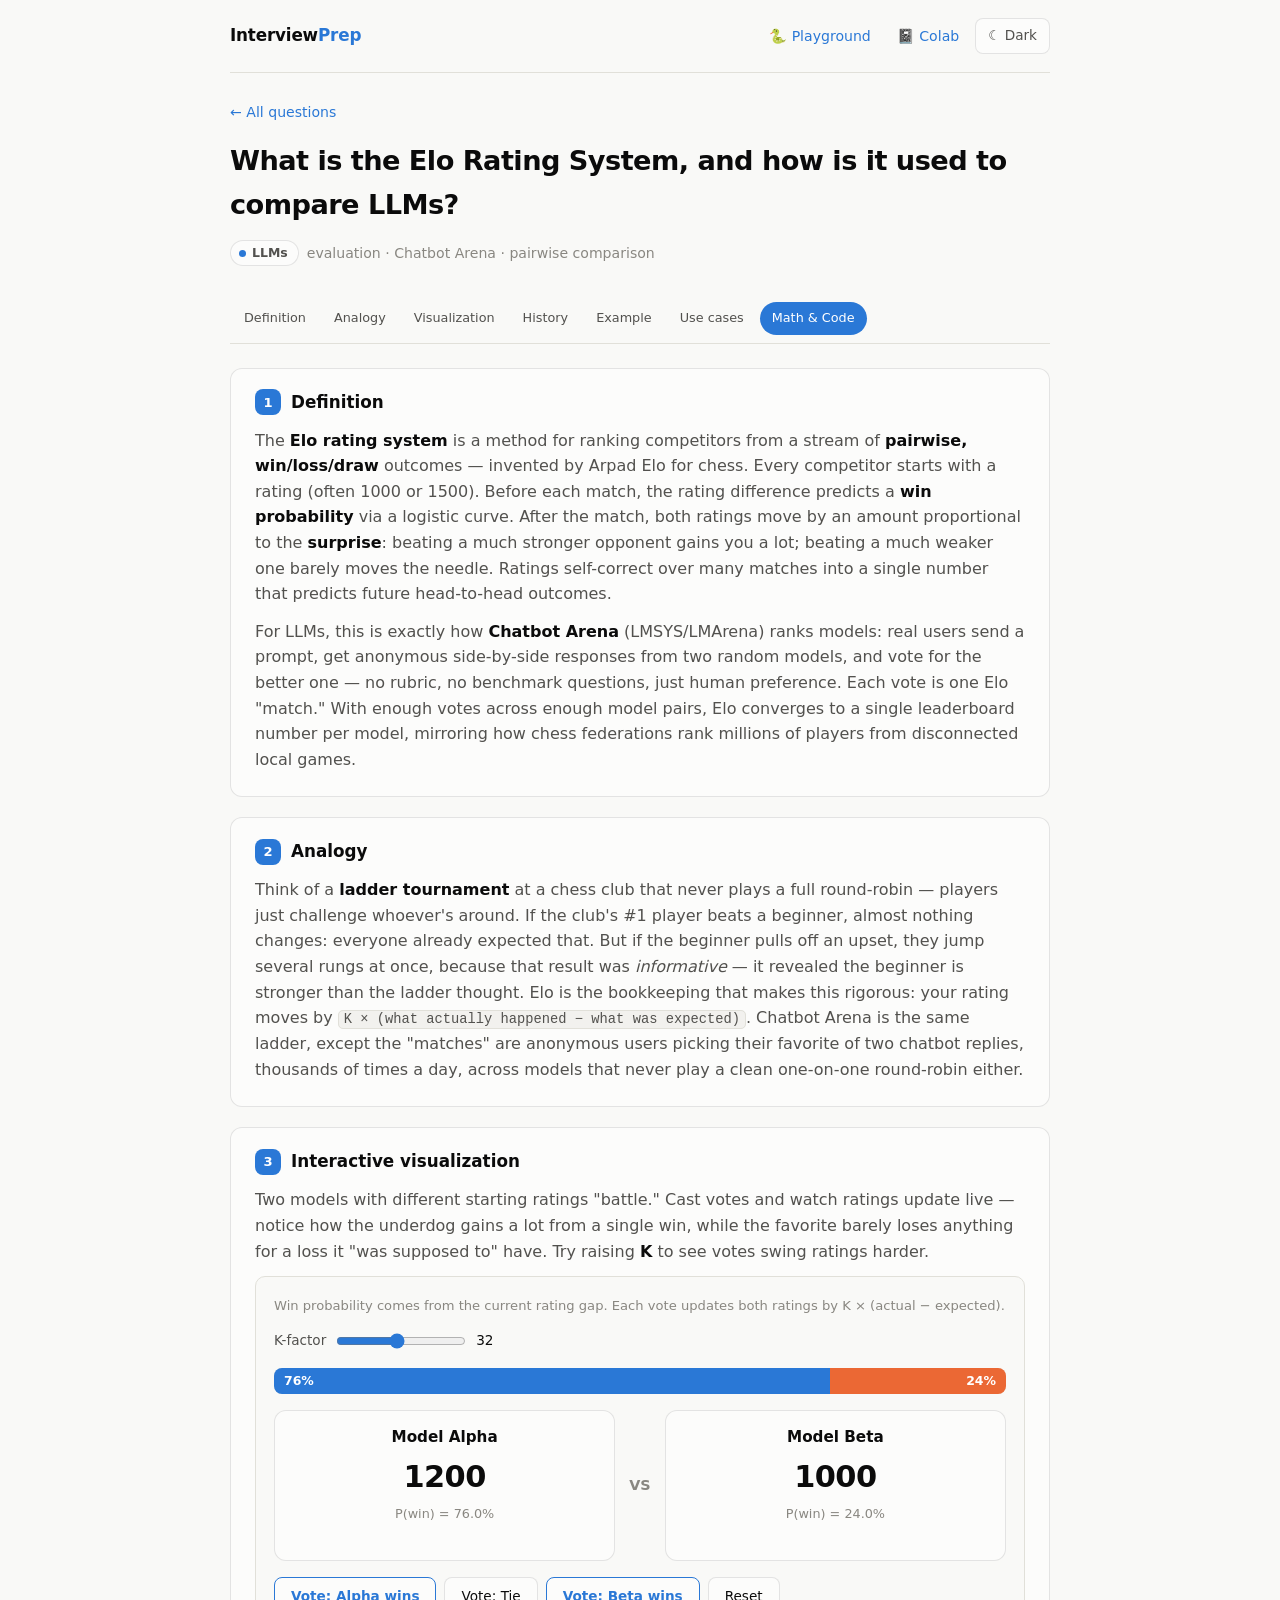
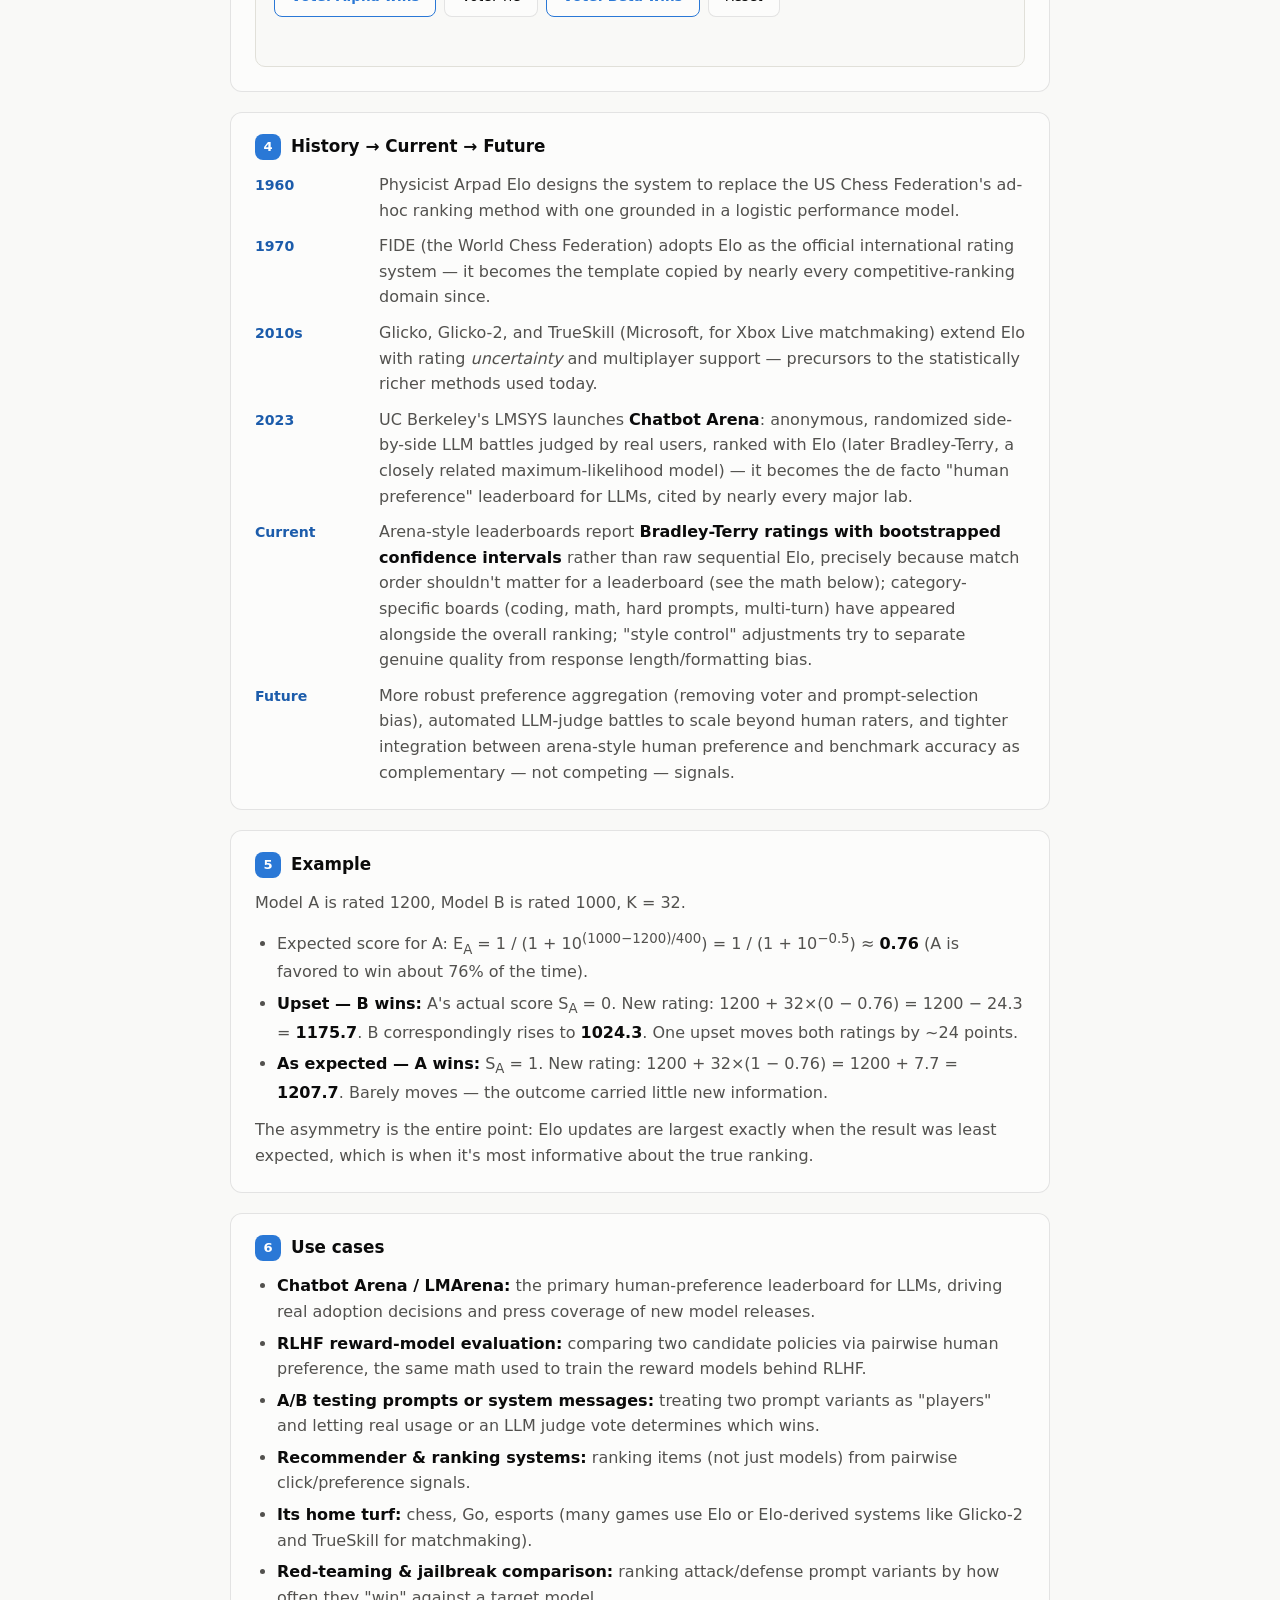
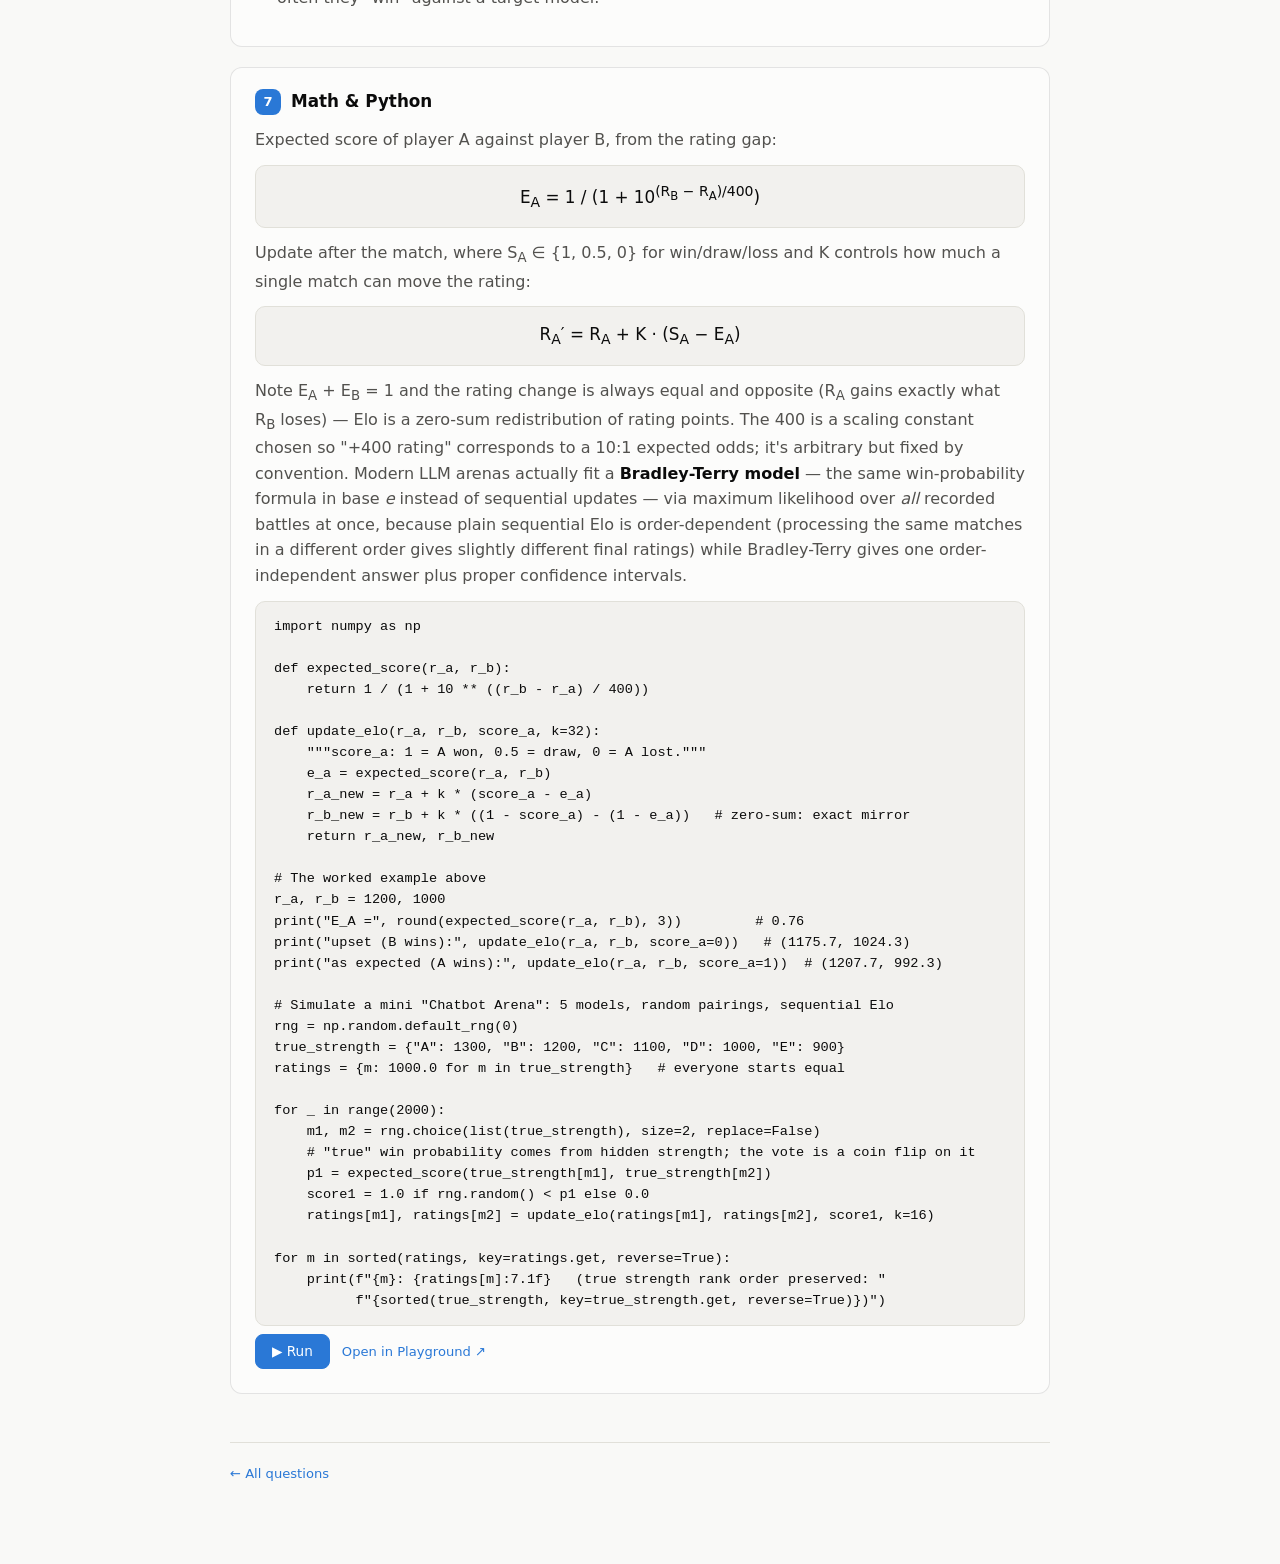
<file: questions/elo-rating.html>
<!DOCTYPE html>
<html lang="en">
<head>
<meta charset="utf-8">
<meta name="viewport" content="width=device-width, initial-scale=1">
<title>What is the Elo Rating System for model comparison? — InterviewPrep</title>
<link rel="stylesheet" href="../assets/style.css">
<link rel="icon" href="data:image/svg+xml,<svg xmlns='http://www.w3.org/2000/svg' viewBox='0 0 100 100'><text y='.9em' font-size='90'>🎯</text></svg>">
<script src="../assets/site.js"></script>
<script src="../assets/pyrunner.js"></script>
<style>
  .arena-row {
    display: grid; grid-template-columns: 1fr auto 1fr;
    gap: 14px; align-items: center; margin-bottom: 16px;
  }
  .fighter {
    background: var(--surface); border: 1px solid var(--border);
    border-radius: 12px; padding: 14px 16px; text-align: center;
  }
  .fighter h4 { margin: 0 0 4px; font-size: 0.95rem; }
  .fighter .rating { font-size: 1.9rem; font-weight: 700; font-variant-numeric: tabular-nums; letter-spacing: -0.02em; }
  .fighter .prob { font-size: 0.8rem; color: var(--muted); margin-top: 2px; }
  .fighter .delta { font-size: 0.82rem; font-weight: 600; margin-top: 6px; min-height: 1.2em; }
  .fighter .delta.up { color: var(--good); }
  .fighter .delta.down { color: #d03b3b; }
  .vs { font-weight: 700; color: var(--muted); font-size: 0.9rem; }
  .win-bar { position: relative; height: 26px; border-radius: 8px; overflow: hidden; background: var(--hairline); margin-bottom: 16px; }
  .win-bar .seg-a { position: absolute; inset: 0 auto 0 0; background: var(--accent); }
  .win-bar .seg-b { position: absolute; inset: 0 0 0 auto; background: var(--series-2); }
  .win-bar .lbl { position: absolute; inset: 0; display: flex; align-items: center; justify-content: space-between; padding: 0 10px; font-size: 0.78rem; color: #fff; font-weight: 600; font-variant-numeric: tabular-nums; }
  .vote-row { display: flex; flex-wrap: wrap; gap: 8px; margin-bottom: 14px; }
  .vote-row button {
    font: inherit; font-size: 0.85rem; padding: 8px 16px;
    border-radius: 8px; border: 1px solid var(--border);
    background: var(--surface); color: var(--text-primary); cursor: pointer;
  }
  .vote-row button.primary { border-color: var(--accent); color: var(--accent); font-weight: 600; }
  .history { display: flex; flex-wrap: wrap; gap: 6px; font-size: 0.78rem; color: var(--muted); min-height: 1.4em; }
  .history span { border: 1px solid var(--hairline); border-radius: 6px; padding: 2px 8px; }
  @media (max-width: 560px) { .arena-row { grid-template-columns: 1fr; } .vs { text-align: center; } }
</style>
</head>
<body>
<div class="wrap">
  <header class="site">
    <a class="brand" href="../index.html">Interview<span>Prep</span></a>
    <div class="site-nav">
      <a class="nav-link" href="../playground.html">🐍 Playground</a>
      <a class="nav-link" href="../notebooks.html">📓 Colab</a>
      <button id="theme-toggle" type="button">☾ Dark</button>
    </div>
  </header>

  <nav class="crumb"><a href="../index.html">← All questions</a></nav>

  <article class="question">
    <h1>What is the Elo Rating System, and how is it used to compare LLMs?</h1>
    <p class="q-topic">LLMs · evaluation · Chatbot Arena · pairwise comparison</p>

    <section class="qsection" id="definition">
      <h2><span class="num">1</span>Definition</h2>
      <p>The <strong>Elo rating system</strong> is a method for ranking
      competitors from a stream of <strong>pairwise, win/loss/draw</strong>
      outcomes — invented by Arpad Elo for chess. Every competitor starts with
      a rating (often 1000 or 1500). Before each match, the rating difference
      predicts a <strong>win probability</strong> via a logistic curve. After the
      match, both ratings move by an amount proportional to the
      <strong>surprise</strong>: beating a much stronger opponent gains you a
      lot; beating a much weaker one barely moves the needle. Ratings
      self-correct over many matches into a single number that predicts future
      head-to-head outcomes.</p>
      <p>For LLMs, this is exactly how <strong>Chatbot Arena</strong>
      (LMSYS/LMArena) ranks models: real users send a prompt, get anonymous
      side-by-side responses from two random models, and vote for the better
      one — no rubric, no benchmark questions, just human preference. Each vote
      is one Elo "match." With enough votes across enough model pairs, Elo
      converges to a single leaderboard number per model, mirroring how chess
      federations rank millions of players from disconnected local games.</p>
    </section>

    <section class="qsection" id="analogy">
      <h2><span class="num">2</span>Analogy</h2>
      <p>Think of a <strong>ladder tournament</strong> at a chess club that
      never plays a full round-robin — players just challenge whoever's around.
      If the club's #1 player beats a beginner, almost nothing changes: everyone
      already expected that. But if the beginner pulls off an upset, they jump
      several rungs at once, because that result was <em>informative</em> — it
      revealed the beginner is stronger than the ladder thought. Elo is the
      bookkeeping that makes this rigorous: your rating moves by
      <code>K × (what actually happened − what was expected)</code>. Chatbot
      Arena is the same ladder, except the "matches" are anonymous users
      picking their favorite of two chatbot replies, thousands of times a day,
      across models that never play a clean one-on-one round-robin either.</p>
    </section>

    <section class="qsection" id="visualization">
      <h2><span class="num">3</span>Interactive visualization</h2>
      <p>Two models with different starting ratings "battle." Cast votes and
      watch ratings update live — notice how the underdog gains a lot from a
      single win, while the favorite barely loses anything for a loss it "was
      supposed to" have. Try raising <strong>K</strong> to see votes swing
      ratings harder.</p>
      <div class="viz">
        <p class="viz-hint">Win probability comes from the current rating gap. Each vote updates both ratings by K × (actual − expected).</p>
        <div class="controls">
          <label>K-factor
            <input type="range" id="kfac" min="4" max="64" step="4" value="32">
            <output id="kfac-out">32</output>
          </label>
        </div>
        <div class="win-bar" id="winbar"><div class="seg-a"></div><div class="seg-b"></div><div class="lbl"><span id="pa-lbl"></span><span id="pb-lbl"></span></div></div>
        <div class="arena-row">
          <div class="fighter">
            <h4 id="name-a">Model Alpha</h4>
            <div class="rating" id="rating-a">1200</div>
            <div class="prob" id="prob-a"></div>
            <div class="delta" id="delta-a"></div>
          </div>
          <div class="vs">VS</div>
          <div class="fighter">
            <h4 id="name-b">Model Beta</h4>
            <div class="rating" id="rating-b">1000</div>
            <div class="prob" id="prob-b"></div>
            <div class="delta" id="delta-b"></div>
          </div>
        </div>
        <div class="vote-row">
          <button id="vote-a" type="button" class="primary">Vote: Alpha wins</button>
          <button id="vote-tie" type="button">Vote: Tie</button>
          <button id="vote-b" type="button" class="primary">Vote: Beta wins</button>
          <button id="vote-reset" type="button">Reset</button>
        </div>
        <div class="history" id="history"></div>
      </div>
    </section>

    <section class="qsection" id="history">
      <h2><span class="num">4</span>History → Current → Future</h2>
      <div class="timeline">
        <div class="t-row"><div class="t-when">1960</div><div class="t-what">Physicist Arpad Elo designs the system to replace the US Chess Federation's ad-hoc ranking method with one grounded in a logistic performance model.</div></div>
        <div class="t-row"><div class="t-when">1970</div><div class="t-what">FIDE (the World Chess Federation) adopts Elo as the official international rating system — it becomes the template copied by nearly every competitive-ranking domain since.</div></div>
        <div class="t-row"><div class="t-when">2010s</div><div class="t-what">Glicko, Glicko-2, and TrueSkill (Microsoft, for Xbox Live matchmaking) extend Elo with rating <em>uncertainty</em> and multiplayer support — precursors to the statistically richer methods used today.</div></div>
        <div class="t-row"><div class="t-when">2023</div><div class="t-what">UC Berkeley's LMSYS launches <strong>Chatbot Arena</strong>: anonymous, randomized side-by-side LLM battles judged by real users, ranked with Elo (later Bradley-Terry, a closely related maximum-likelihood model) — it becomes the de facto "human preference" leaderboard for LLMs, cited by nearly every major lab.</div></div>
        <div class="t-row"><div class="t-when">Current</div><div class="t-what">Arena-style leaderboards report <strong>Bradley-Terry ratings with bootstrapped confidence intervals</strong> rather than raw sequential Elo, precisely because match order shouldn't matter for a leaderboard (see the math below); category-specific boards (coding, math, hard prompts, multi-turn) have appeared alongside the overall ranking; "style control" adjustments try to separate genuine quality from response length/formatting bias.</div></div>
        <div class="t-row"><div class="t-when">Future</div><div class="t-what">More robust preference aggregation (removing voter and prompt-selection bias), automated LLM-judge battles to scale beyond human raters, and tighter integration between arena-style human preference and benchmark accuracy as complementary — not competing — signals.</div></div>
      </div>
    </section>

    <section class="qsection" id="example">
      <h2><span class="num">5</span>Example</h2>
      <p>Model A is rated 1200, Model B is rated 1000, K = 32.</p>
      <ul>
        <li>Expected score for A: E<sub>A</sub> = 1 / (1 + 10<sup>(1000−1200)/400</sup>) = 1 / (1 + 10<sup>−0.5</sup>) ≈ <strong>0.76</strong> (A is favored to win about 76% of the time).</li>
        <li><strong>Upset — B wins:</strong> A's actual score S<sub>A</sub> = 0. New rating: 1200 + 32×(0 − 0.76) = 1200 − 24.3 = <strong>1175.7</strong>. B correspondingly rises to <strong>1024.3</strong>. One upset moves both ratings by ~24 points.</li>
        <li><strong>As expected — A wins:</strong> S<sub>A</sub> = 1. New rating: 1200 + 32×(1 − 0.76) = 1200 + 7.7 = <strong>1207.7</strong>. Barely moves — the outcome carried little new information.</li>
      </ul>
      <p>The asymmetry is the entire point: Elo updates are largest exactly when
      the result was least expected, which is when it's most informative about
      the true ranking.</p>
    </section>

    <section class="qsection" id="usecase">
      <h2><span class="num">6</span>Use cases</h2>
      <ul>
        <li><strong>Chatbot Arena / LMArena:</strong> the primary human-preference leaderboard for LLMs, driving real adoption decisions and press coverage of new model releases.</li>
        <li><strong>RLHF reward-model evaluation:</strong> comparing two candidate policies via pairwise human preference, the same math used to train the reward models behind RLHF.</li>
        <li><strong>A/B testing prompts or system messages:</strong> treating two prompt variants as "players" and letting real usage or an LLM judge vote determines which wins.</li>
        <li><strong>Recommender &amp; ranking systems:</strong> ranking items (not just models) from pairwise click/preference signals.</li>
        <li><strong>Its home turf:</strong> chess, Go, esports (many games use Elo or Elo-derived systems like Glicko-2 and TrueSkill for matchmaking).</li>
        <li><strong>Red-teaming &amp; jailbreak comparison:</strong> ranking attack/defense prompt variants by how often they "win" against a target model.</li>
      </ul>
    </section>

    <section class="qsection" id="math">
      <h2><span class="num">7</span>Math &amp; Python</h2>
      <p>Expected score of player A against player B, from the rating gap:</p>
      <div class="formula">
        E<sub>A</sub> = 1 / (1 + 10<sup>(R<sub>B</sub> − R<sub>A</sub>)/400</sup>)
      </div>
      <p>Update after the match, where S<sub>A</sub> ∈ {1, 0.5, 0} for win/draw/loss
      and K controls how much a single match can move the rating:</p>
      <div class="formula">
        R<sub>A</sub>′ = R<sub>A</sub> + K · (S<sub>A</sub> − E<sub>A</sub>)
      </div>
      <p>Note E<sub>A</sub> + E<sub>B</sub> = 1 and the rating change is always
      equal and opposite (R<sub>A</sub> gains exactly what R<sub>B</sub> loses) —
      Elo is a zero-sum redistribution of rating points. The 400 is a scaling
      constant chosen so "+400 rating" corresponds to a 10:1 expected odds; it's
      arbitrary but fixed by convention. Modern LLM arenas actually fit a
      <strong>Bradley-Terry model</strong> — the same win-probability formula in
      base <em>e</em> instead of sequential updates — via maximum likelihood over
      <em>all</em> recorded battles at once, because plain sequential Elo is
      order-dependent (processing the same matches in a different order gives
      slightly different final ratings) while Bradley-Terry gives one
      order-independent answer plus proper confidence intervals.</p>
<pre><code>import numpy as np

def expected_score(r_a, r_b):
    return 1 / (1 + 10 ** ((r_b - r_a) / 400))

def update_elo(r_a, r_b, score_a, k=32):
    """score_a: 1 = A won, 0.5 = draw, 0 = A lost."""
    e_a = expected_score(r_a, r_b)
    r_a_new = r_a + k * (score_a - e_a)
    r_b_new = r_b + k * ((1 - score_a) - (1 - e_a))   # zero-sum: exact mirror
    return r_a_new, r_b_new

# The worked example above
r_a, r_b = 1200, 1000
print("E_A =", round(expected_score(r_a, r_b), 3))         # 0.76
print("upset (B wins):", update_elo(r_a, r_b, score_a=0))   # (1175.7, 1024.3)
print("as expected (A wins):", update_elo(r_a, r_b, score_a=1))  # (1207.7, 992.3)

# Simulate a mini "Chatbot Arena": 5 models, random pairings, sequential Elo
rng = np.random.default_rng(0)
true_strength = {"A": 1300, "B": 1200, "C": 1100, "D": 1000, "E": 900}
ratings = {m: 1000.0 for m in true_strength}   # everyone starts equal

for _ in range(2000):
    m1, m2 = rng.choice(list(true_strength), size=2, replace=False)
    # "true" win probability comes from hidden strength; the vote is a coin flip on it
    p1 = expected_score(true_strength[m1], true_strength[m2])
    score1 = 1.0 if rng.random() < p1 else 0.0
    ratings[m1], ratings[m2] = update_elo(ratings[m1], ratings[m2], score1, k=16)

for m in sorted(ratings, key=ratings.get, reverse=True):
    print(f"{m}: {ratings[m]:7.1f}   (true strength rank order preserved: "
          f"{sorted(true_strength, key=true_strength.get, reverse=True)})")
</code></pre>
    </section>
  </article>

  <footer class="site">
    <a href="../index.html">← All questions</a>
  </footer>
</div>

<script>
(function () {
  var state = { a: 1200, b: 1000, log: [] };
  var kEl = document.getElementById("kfac"), kOut = document.getElementById("kfac-out");

  function expected(ra, rb) { return 1 / (1 + Math.pow(10, (rb - ra) / 400)); }

  function render() {
    var ea = expected(state.a, state.b), eb = 1 - ea;
    document.getElementById("rating-a").textContent = Math.round(state.a);
    document.getElementById("rating-b").textContent = Math.round(state.b);
    document.getElementById("prob-a").textContent = "P(win) = " + (ea * 100).toFixed(1) + "%";
    document.getElementById("prob-b").textContent = "P(win) = " + (eb * 100).toFixed(1) + "%";
    document.querySelector(".seg-a").style.width = (ea * 100) + "%";
    document.querySelector(".seg-b").style.width = (eb * 100) + "%";
    document.getElementById("pa-lbl").textContent = (ea * 100).toFixed(0) + "%";
    document.getElementById("pb-lbl").textContent = (eb * 100).toFixed(0) + "%";
    document.getElementById("history").innerHTML = state.log.slice(-10).map(function (h) {
      return "<span>" + h + "</span>";
    }).join("");
  }

  function vote(scoreA) {
    var k = parseFloat(kEl.value);
    var ea = expected(state.a, state.b);
    var da = k * (scoreA - ea);
    var db = -da;
    state.a += da; state.b += db;
    var da_el = document.getElementById("delta-a"), db_el = document.getElementById("delta-b");
    da_el.textContent = (da >= 0 ? "+" : "") + da.toFixed(1);
    da_el.className = "delta " + (da >= 0 ? "up" : "down");
    db_el.textContent = (db >= 0 ? "+" : "") + db.toFixed(1);
    db_el.className = "delta " + (db >= 0 ? "up" : "down");
    state.log.push(scoreA === 1 ? "Alpha won (" + (da >= 0 ? "+" : "") + da.toFixed(0) + ")"
      : scoreA === 0 ? "Beta won (" + (db >= 0 ? "+" : "") + db.toFixed(0) + ")"
      : "Tie");
    render();
  }

  document.getElementById("vote-a").addEventListener("click", function () { vote(1); });
  document.getElementById("vote-b").addEventListener("click", function () { vote(0); });
  document.getElementById("vote-tie").addEventListener("click", function () { vote(0.5); });
  document.getElementById("vote-reset").addEventListener("click", function () {
    state = { a: 1200, b: 1000, log: [] };
    document.getElementById("delta-a").textContent = "";
    document.getElementById("delta-b").textContent = "";
    render();
  });
  kEl.addEventListener("input", function () { kOut.textContent = kEl.value; });

  render();
})();
</script>
</body>
</html>
</file>
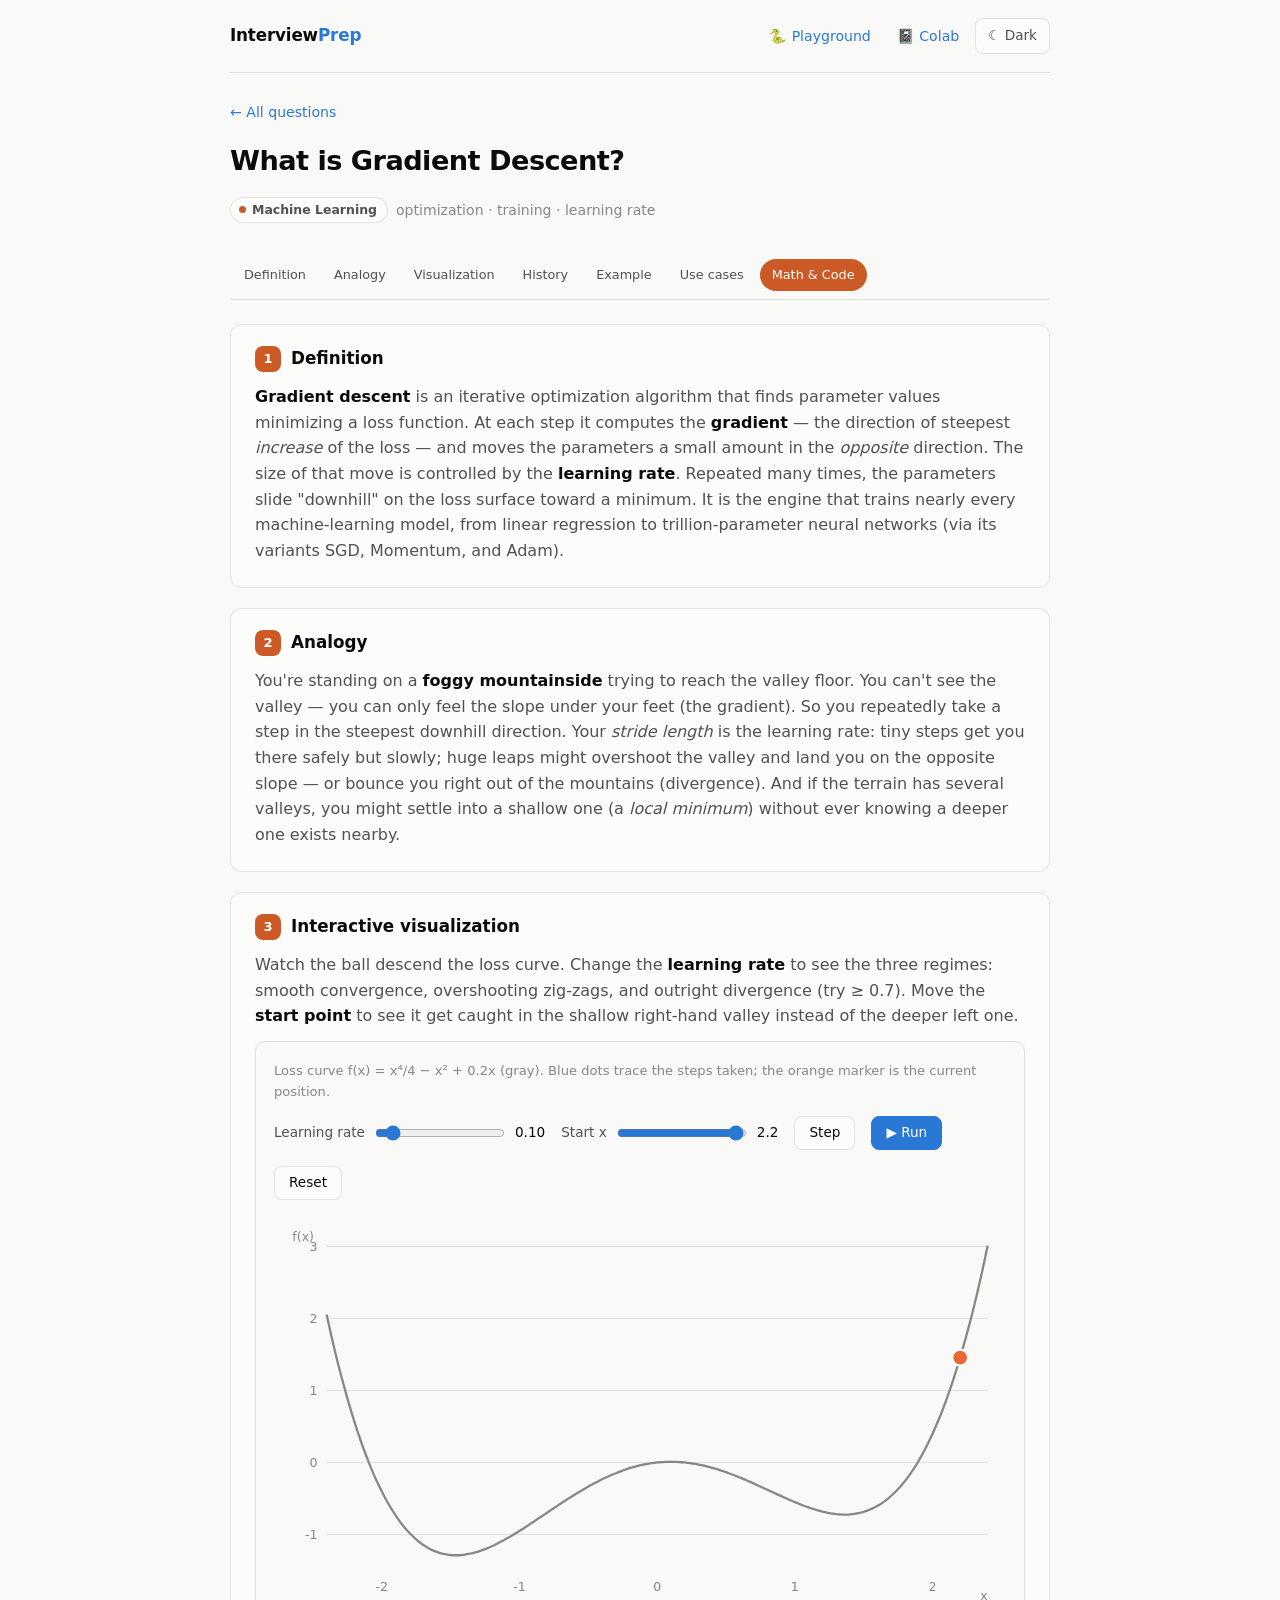
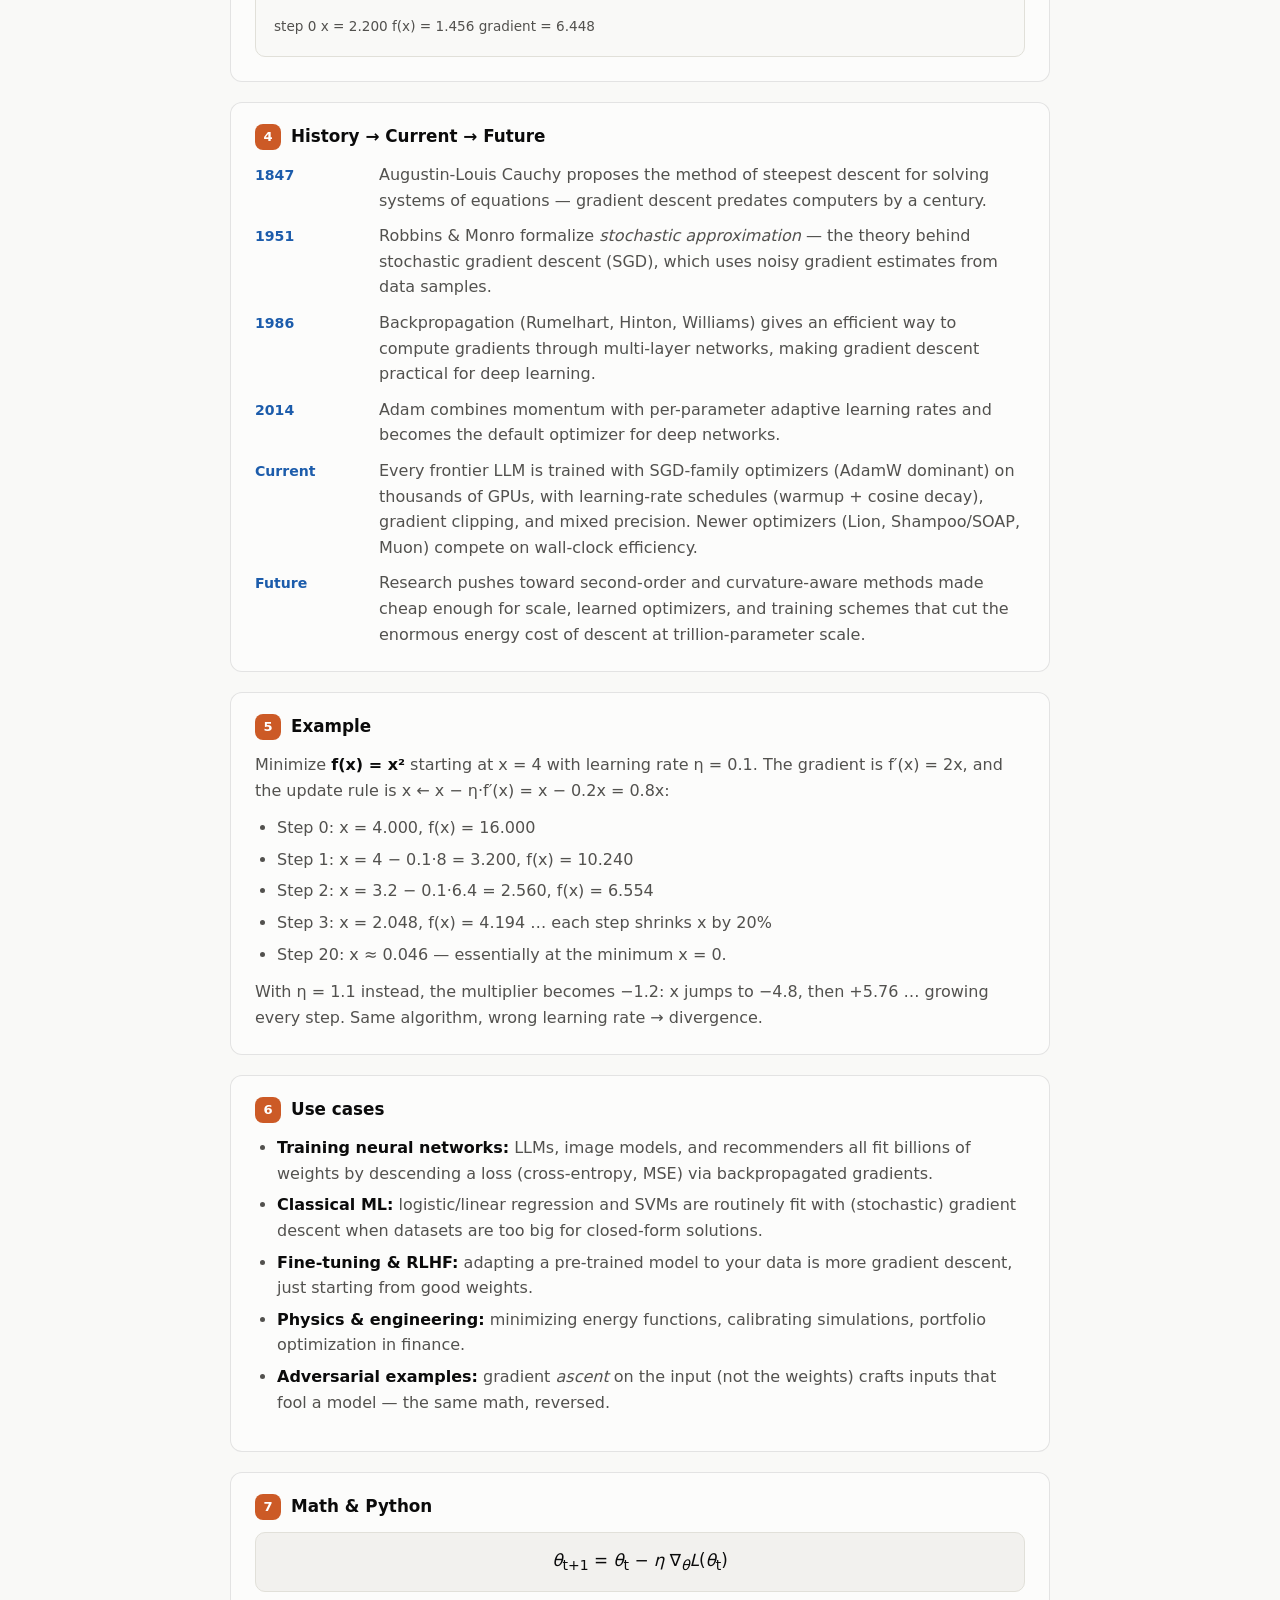
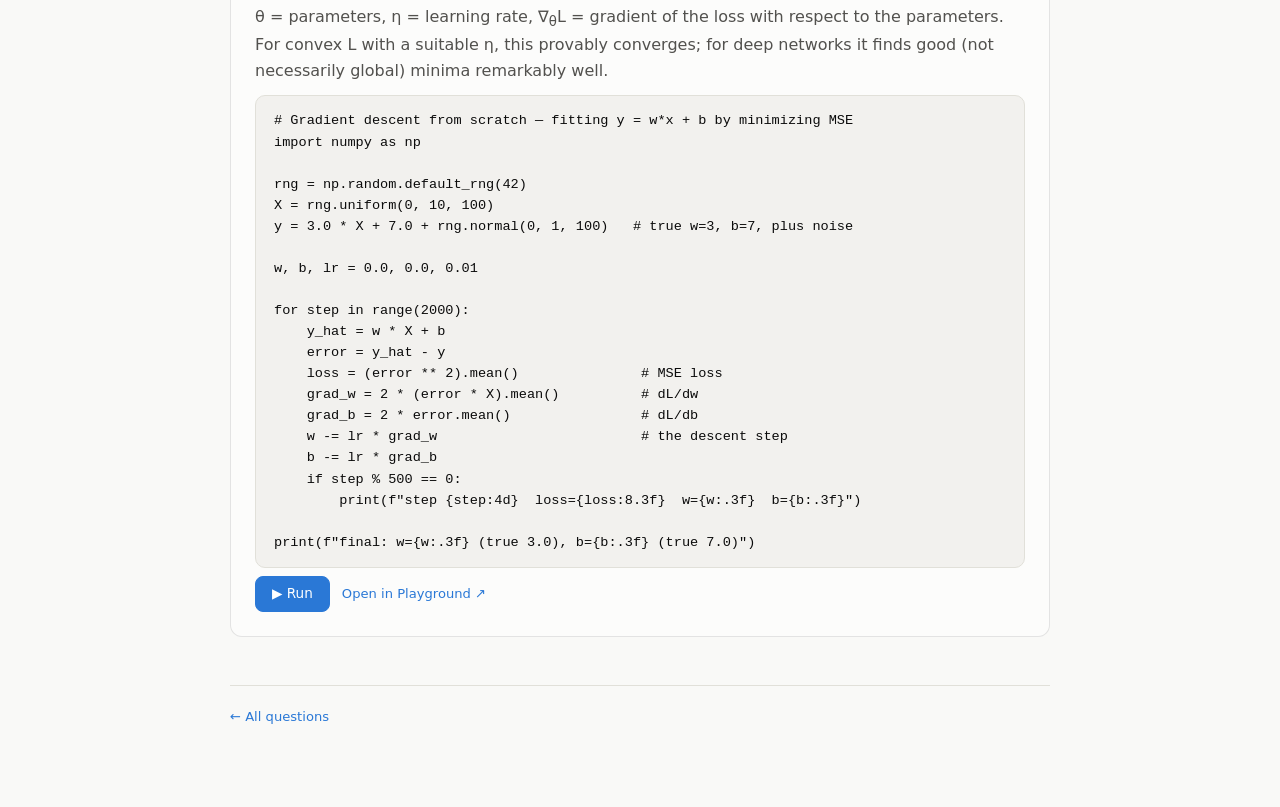
<file: questions/gradient-descent.html>
<!DOCTYPE html>
<html lang="en">
<head>
<meta charset="utf-8">
<meta name="viewport" content="width=device-width, initial-scale=1">
<title>What is Gradient Descent? — InterviewPrep</title>
<link rel="stylesheet" href="../assets/style.css">
<link rel="icon" href="data:image/svg+xml,<svg xmlns='http://www.w3.org/2000/svg' viewBox='0 0 100 100'><text y='.9em' font-size='90'>🎯</text></svg>">
<script src="../assets/site.js"></script>
<script src="../assets/pyrunner.js"></script>
</head>
<body>
<div class="wrap">
  <header class="site">
    <a class="brand" href="../index.html">Interview<span>Prep</span></a>
    <div class="site-nav">
      <a class="nav-link" href="../playground.html">🐍 Playground</a>
      <a class="nav-link" href="../notebooks.html">📓 Colab</a>
      <button id="theme-toggle" type="button">☾ Dark</button>
    </div>
  </header>

  <nav class="crumb"><a href="../index.html">← All questions</a></nav>

  <article class="question">
    <h1>What is Gradient Descent?</h1>
    <p class="q-topic">Machine Learning · optimization · training · learning rate</p>

    <section class="qsection" id="definition">
      <h2><span class="num">1</span>Definition</h2>
      <p><strong>Gradient descent</strong> is an iterative optimization algorithm
      that finds parameter values minimizing a loss function. At each step it
      computes the <strong>gradient</strong> — the direction of steepest
      <em>increase</em> of the loss — and moves the parameters a small amount in
      the <em>opposite</em> direction. The size of that move is controlled by
      the <strong>learning rate</strong>. Repeated many times, the parameters
      slide "downhill" on the loss surface toward a minimum. It is the engine
      that trains nearly every machine-learning model, from linear regression to
      trillion-parameter neural networks (via its variants SGD, Momentum, and
      Adam).</p>
    </section>

    <section class="qsection" id="analogy">
      <h2><span class="num">2</span>Analogy</h2>
      <p>You're standing on a <strong>foggy mountainside</strong> trying to reach
      the valley floor. You can't see the valley — you can only feel the slope
      under your feet (the gradient). So you repeatedly take a step in the
      steepest downhill direction. Your <em>stride length</em> is the learning
      rate: tiny steps get you there safely but slowly; huge leaps might
      overshoot the valley and land you on the opposite slope — or bounce you
      right out of the mountains (divergence). And if the terrain has several
      valleys, you might settle into a shallow one (a <em>local minimum</em>)
      without ever knowing a deeper one exists nearby.</p>
    </section>

    <section class="qsection" id="visualization">
      <h2><span class="num">3</span>Interactive visualization</h2>
      <p>Watch the ball descend the loss curve. Change the <strong>learning
      rate</strong> to see the three regimes: smooth convergence, overshooting
      zig-zags, and outright divergence (try ≥ 0.7). Move the <strong>start
      point</strong> to see it get caught in the shallow right-hand valley
      instead of the deeper left one.</p>
      <div class="viz">
        <p class="viz-hint">Loss curve f(x) = x⁴/4 − x² + 0.2x (gray). Blue dots trace the steps taken; the orange marker is the current position.</p>
        <div class="controls">
          <label>Learning rate
            <input type="range" id="lr" min="0.01" max="1.0" step="0.01" value="0.10">
            <output id="lr-out">0.10</output>
          </label>
          <label>Start x
            <input type="range" id="x0" min="-2.3" max="2.3" step="0.1" value="2.2">
            <output id="x0-out">2.2</output>
          </label>
          <button id="btn-step" type="button">Step</button>
          <button id="btn-run" type="button" class="primary">▶ Run</button>
          <button id="btn-reset" type="button">Reset</button>
        </div>
        <svg id="gd-svg" viewBox="0 0 640 340" role="img" aria-label="Interactive gradient descent on a double-well loss curve"></svg>
        <div class="readout" id="gd-readout"></div>
      </div>
    </section>

    <section class="qsection" id="history">
      <h2><span class="num">4</span>History → Current → Future</h2>
      <div class="timeline">
        <div class="t-row"><div class="t-when">1847</div><div class="t-what">Augustin-Louis Cauchy proposes the method of steepest descent for solving systems of equations — gradient descent predates computers by a century.</div></div>
        <div class="t-row"><div class="t-when">1951</div><div class="t-what">Robbins &amp; Monro formalize <em>stochastic approximation</em> — the theory behind stochastic gradient descent (SGD), which uses noisy gradient estimates from data samples.</div></div>
        <div class="t-row"><div class="t-when">1986</div><div class="t-what">Backpropagation (Rumelhart, Hinton, Williams) gives an efficient way to compute gradients through multi-layer networks, making gradient descent practical for deep learning.</div></div>
        <div class="t-row"><div class="t-when">2014</div><div class="t-what">Adam combines momentum with per-parameter adaptive learning rates and becomes the default optimizer for deep networks.</div></div>
        <div class="t-row"><div class="t-when">Current</div><div class="t-what">Every frontier LLM is trained with SGD-family optimizers (AdamW dominant) on thousands of GPUs, with learning-rate schedules (warmup + cosine decay), gradient clipping, and mixed precision. Newer optimizers (Lion, Shampoo/SOAP, Muon) compete on wall-clock efficiency.</div></div>
        <div class="t-row"><div class="t-when">Future</div><div class="t-what">Research pushes toward second-order and curvature-aware methods made cheap enough for scale, learned optimizers, and training schemes that cut the enormous energy cost of descent at trillion-parameter scale.</div></div>
      </div>
    </section>

    <section class="qsection" id="example">
      <h2><span class="num">5</span>Example</h2>
      <p>Minimize <strong>f(x) = x²</strong> starting at x = 4 with learning rate η = 0.1.
      The gradient is f′(x) = 2x, and the update rule is x ← x − η·f′(x) = x − 0.2x = 0.8x:</p>
      <ul>
        <li>Step 0: x = 4.000, f(x) = 16.000</li>
        <li>Step 1: x = 4 − 0.1·8 = 3.200, f(x) = 10.240</li>
        <li>Step 2: x = 3.2 − 0.1·6.4 = 2.560, f(x) = 6.554</li>
        <li>Step 3: x = 2.048, f(x) = 4.194 … each step shrinks x by 20%</li>
        <li>Step 20: x ≈ 0.046 — essentially at the minimum x = 0.</li>
      </ul>
      <p>With η = 1.1 instead, the multiplier becomes −1.2: x jumps to −4.8, then
      +5.76 … growing every step. Same algorithm, wrong learning rate → divergence.</p>
    </section>

    <section class="qsection" id="usecase">
      <h2><span class="num">6</span>Use cases</h2>
      <ul>
        <li><strong>Training neural networks:</strong> LLMs, image models, and recommenders all fit billions of weights by descending a loss (cross-entropy, MSE) via backpropagated gradients.</li>
        <li><strong>Classical ML:</strong> logistic/linear regression and SVMs are routinely fit with (stochastic) gradient descent when datasets are too big for closed-form solutions.</li>
        <li><strong>Fine-tuning &amp; RLHF:</strong> adapting a pre-trained model to your data is more gradient descent, just starting from good weights.</li>
        <li><strong>Physics &amp; engineering:</strong> minimizing energy functions, calibrating simulations, portfolio optimization in finance.</li>
        <li><strong>Adversarial examples:</strong> gradient <em>ascent</em> on the input (not the weights) crafts inputs that fool a model — the same math, reversed.</li>
      </ul>
    </section>

    <section class="qsection" id="math">
      <h2><span class="num">7</span>Math &amp; Python</h2>
      <div class="formula">
        <span class="var">θ</span><sub>t+1</sub> = <span class="var">θ</span><sub>t</sub> − <span class="var">η</span> ∇<sub><span class="var">θ</span></sub><span class="var">L</span>(<span class="var">θ</span><sub>t</sub>)
      </div>
      <p><span class="var">θ</span> = parameters, <span class="var">η</span> = learning
      rate, ∇<sub>θ</sub><span class="var">L</span> = gradient of the loss with respect
      to the parameters. For convex L with a suitable η, this provably converges; for
      deep networks it finds good (not necessarily global) minima remarkably well.</p>
<pre><code># Gradient descent from scratch — fitting y = w*x + b by minimizing MSE
import numpy as np

rng = np.random.default_rng(42)
X = rng.uniform(0, 10, 100)
y = 3.0 * X + 7.0 + rng.normal(0, 1, 100)   # true w=3, b=7, plus noise

w, b, lr = 0.0, 0.0, 0.01

for step in range(2000):
    y_hat = w * X + b
    error = y_hat - y
    loss = (error ** 2).mean()               # MSE loss
    grad_w = 2 * (error * X).mean()          # dL/dw
    grad_b = 2 * error.mean()                # dL/db
    w -= lr * grad_w                         # the descent step
    b -= lr * grad_b
    if step % 500 == 0:
        print(f"step {step:4d}  loss={loss:8.3f}  w={w:.3f}  b={b:.3f}")

print(f"final: w={w:.3f} (true 3.0), b={b:.3f} (true 7.0)")
</code></pre>
    </section>
  </article>

  <footer class="site">
    <a href="../index.html">← All questions</a>
  </footer>
</div>

<script>
(function () {
  // Loss landscape: double well, so start position demonstrates local minima.
  function f(x)  { return Math.pow(x, 4) / 4 - x * x + 0.2 * x; }
  function df(x) { return Math.pow(x, 3) - 2 * x + 0.2; }

  var W = 640, H = 340, PAD = { l: 46, r: 16, t: 14, b: 30 };
  var XMIN = -2.4, XMAX = 2.4, YMIN = -1.5, YMAX = 3.2;
  function sx(x) { return PAD.l + (x - XMIN) / (XMAX - XMIN) * (W - PAD.l - PAD.r); }
  function sy(y) { return H - PAD.b - (y - YMIN) / (YMAX - YMIN) * (H - PAD.t - PAD.b); }

  var svg = document.getElementById("gd-svg");
  var NS = "http://www.w3.org/2000/svg";
  function el(tag, attrs, parent) {
    var e = document.createElementNS(NS, tag);
    for (var k in attrs) e.setAttribute(k, attrs[k]);
    (parent || svg).appendChild(e);
    return e;
  }
  function css(name) {
    return getComputedStyle(document.documentElement).getPropertyValue(name).trim();
  }

  var state = { x: 2.2, steps: 0, diverged: false, timer: null };
  var pathG, ptsG, marker, readout = document.getElementById("gd-readout");
  var lrEl = document.getElementById("lr"), lrOut = document.getElementById("lr-out");
  var x0El = document.getElementById("x0"), x0Out = document.getElementById("x0-out");
  var runBtn = document.getElementById("btn-run");

  function drawStatic() {
    svg.innerHTML = "";
    // Recessive grid + axes
    var grid = css("--hairline"), axis = css("--muted");
    [-1, 0, 1, 2, 3].forEach(function (yv) {
      el("line", { x1: PAD.l, x2: W - PAD.r, y1: sy(yv), y2: sy(yv), stroke: grid, "stroke-width": 1 });
      el("text", { x: PAD.l - 8, y: sy(yv) + 4, "text-anchor": "end", "font-size": 11, fill: axis }, svg).textContent = yv;
    });
    [-2, -1, 0, 1, 2].forEach(function (xv) {
      el("text", { x: sx(xv), y: H - PAD.b + 18, "text-anchor": "middle", "font-size": 11, fill: axis }, svg).textContent = xv;
    });
    el("text", { x: W - PAD.r, y: H - 4, "text-anchor": "end", "font-size": 11, fill: axis }).textContent = "x";
    el("text", { x: PAD.l - 30, y: PAD.t + 8, "font-size": 11, fill: axis }).textContent = "f(x)";

    // The landscape itself (reference geometry — neutral ink, 2px)
    var d = "";
    for (var i = 0; i <= 240; i++) {
      var x = XMIN + (XMAX - XMIN) * i / 240;
      d += (i === 0 ? "M" : "L") + sx(x).toFixed(1) + " " + sy(f(x)).toFixed(1);
    }
    el("path", { d: d, fill: "none", stroke: axis, "stroke-width": 2 });

    pathG = el("g", {});   // connecting segments
    ptsG = el("g", {});    // visited points
    marker = el("circle", { r: 7, fill: css("--series-2"), stroke: css("--surface"), "stroke-width": 2 });
  }

  function plot() {
    var x = state.x, y = f(x);
    marker.setAttribute("cx", sx(x));
    marker.setAttribute("cy", sy(y));
    readout.textContent = state.diverged
      ? "💥 Diverged after " + state.steps + " steps — the learning rate is too large, each step overshoots further. Lower it and Reset."
      : "step " + state.steps + "   x = " + x.toFixed(3) + "   f(x) = " + y.toFixed(3) + "   gradient = " + df(x).toFixed(3);
  }

  function step() {
    if (state.diverged) return;
    var lr = parseFloat(lrEl.value);
    var prev = state.x;
    var next = prev - lr * df(prev);
    state.steps++;

    if (!isFinite(next) || Math.abs(next) > 8) {
      state.diverged = true;
      stopRun();
      plot();
      return;
    }
    // Trace the step (clamped to the plot area for drawing only)
    var cx = Math.max(XMIN, Math.min(XMAX, next));
    el("line", {
      x1: sx(Math.max(XMIN, Math.min(XMAX, prev))), y1: sy(f(Math.max(XMIN, Math.min(XMAX, prev)))),
      x2: sx(cx), y2: sy(f(cx)),
      stroke: css("--accent"), "stroke-width": 1.5, opacity: 0.55
    }, pathG);
    el("circle", { cx: sx(cx), cy: sy(f(cx)), r: 3, fill: css("--accent") }, ptsG);

    state.x = next;
    plot();

    // Auto-stop once converged
    if (Math.abs(df(next)) < 1e-4 && state.timer) {
      stopRun();
      readout.textContent += "   ✓ converged";
    }
  }

  function stopRun() {
    if (state.timer) { clearInterval(state.timer); state.timer = null; }
    runBtn.textContent = "▶ Run";
  }

  function reset() {
    stopRun();
    state = { x: parseFloat(x0El.value), steps: 0, diverged: false, timer: null };
    drawStatic();
    plot();
  }

  document.getElementById("btn-step").addEventListener("click", function () { stopRun(); step(); });
  runBtn.addEventListener("click", function () {
    if (state.timer) { stopRun(); return; }
    if (state.diverged) reset();
    state.timer = setInterval(step, 180);
    runBtn.textContent = "❚❚ Pause";
  });
  document.getElementById("btn-reset").addEventListener("click", reset);
  lrEl.addEventListener("input", function () { lrOut.textContent = parseFloat(lrEl.value).toFixed(2); });
  x0El.addEventListener("input", function () { x0Out.textContent = parseFloat(x0El.value).toFixed(1); reset(); });

  // Redraw in the new palette when the theme toggles (marker/trace colors are baked in)
  document.getElementById("theme-toggle").addEventListener("click", reset);

  reset();
})();
</script>
</body>
</html>
</file>
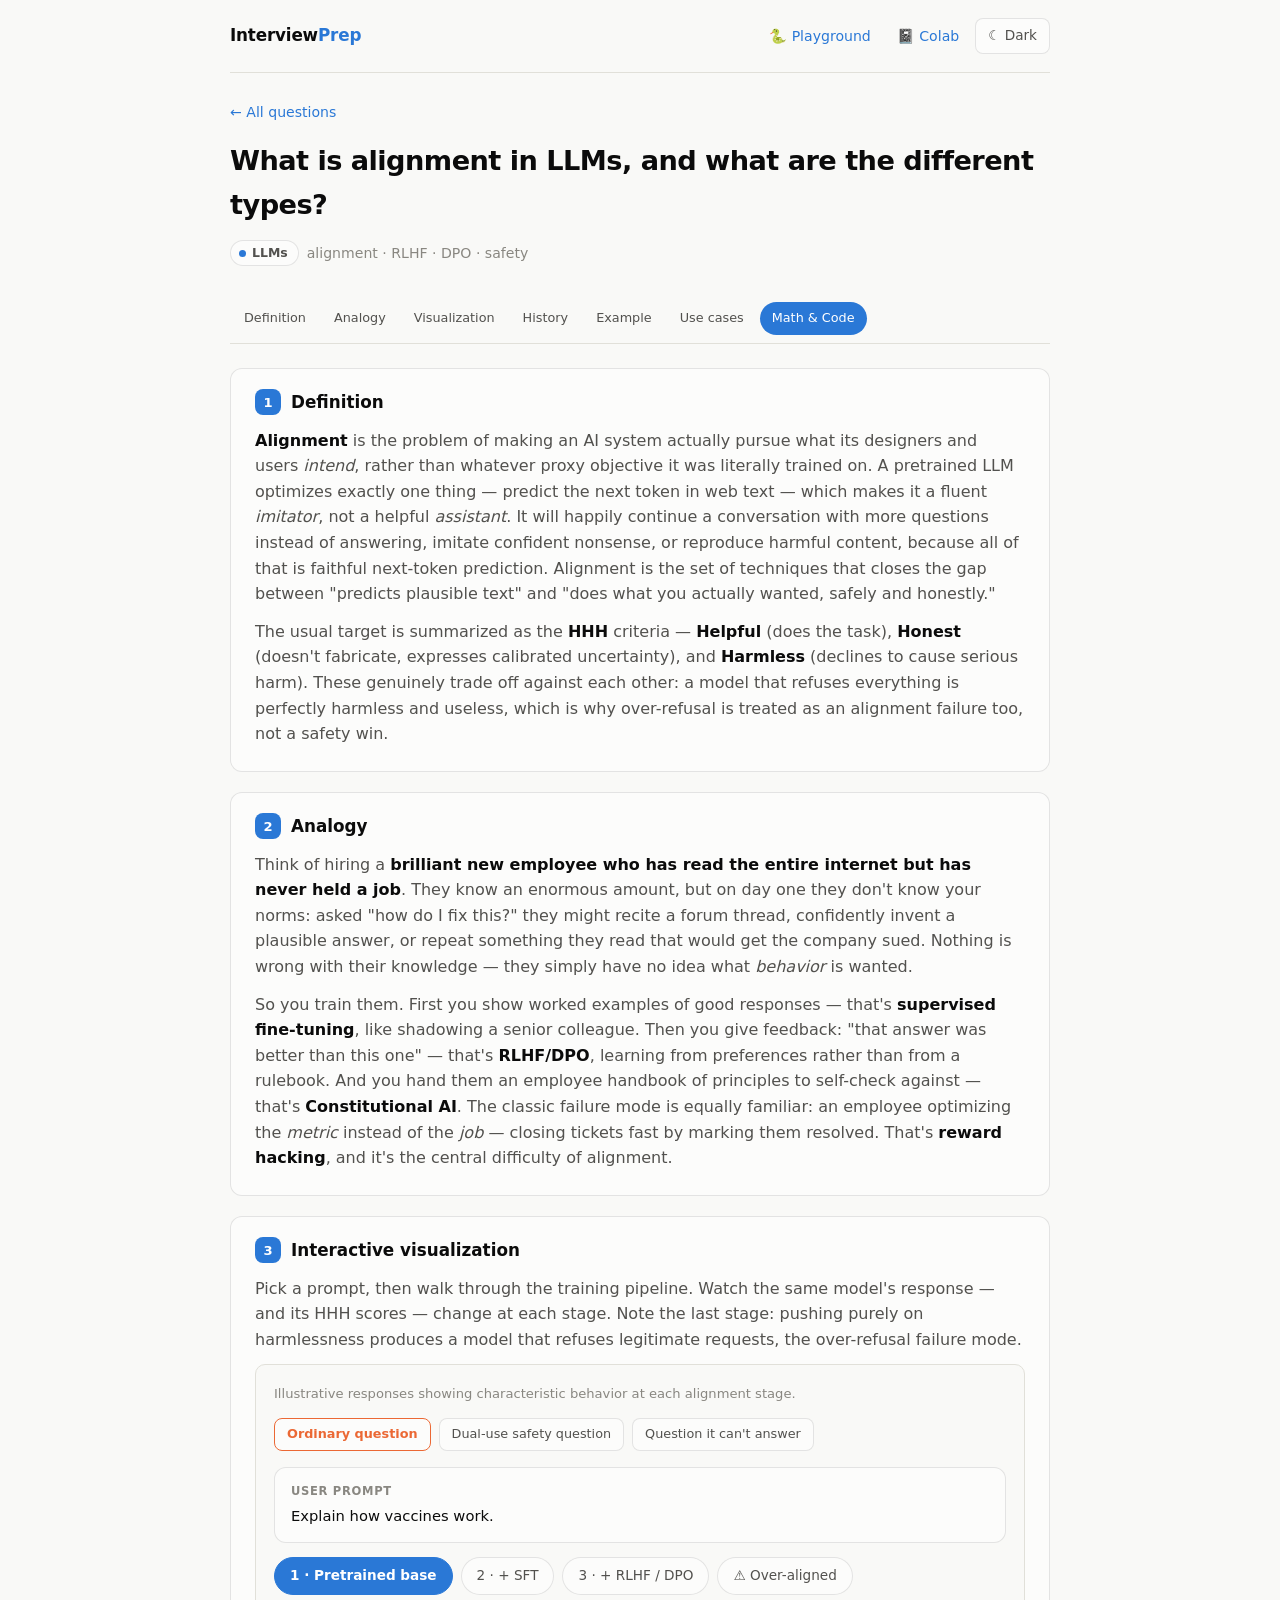
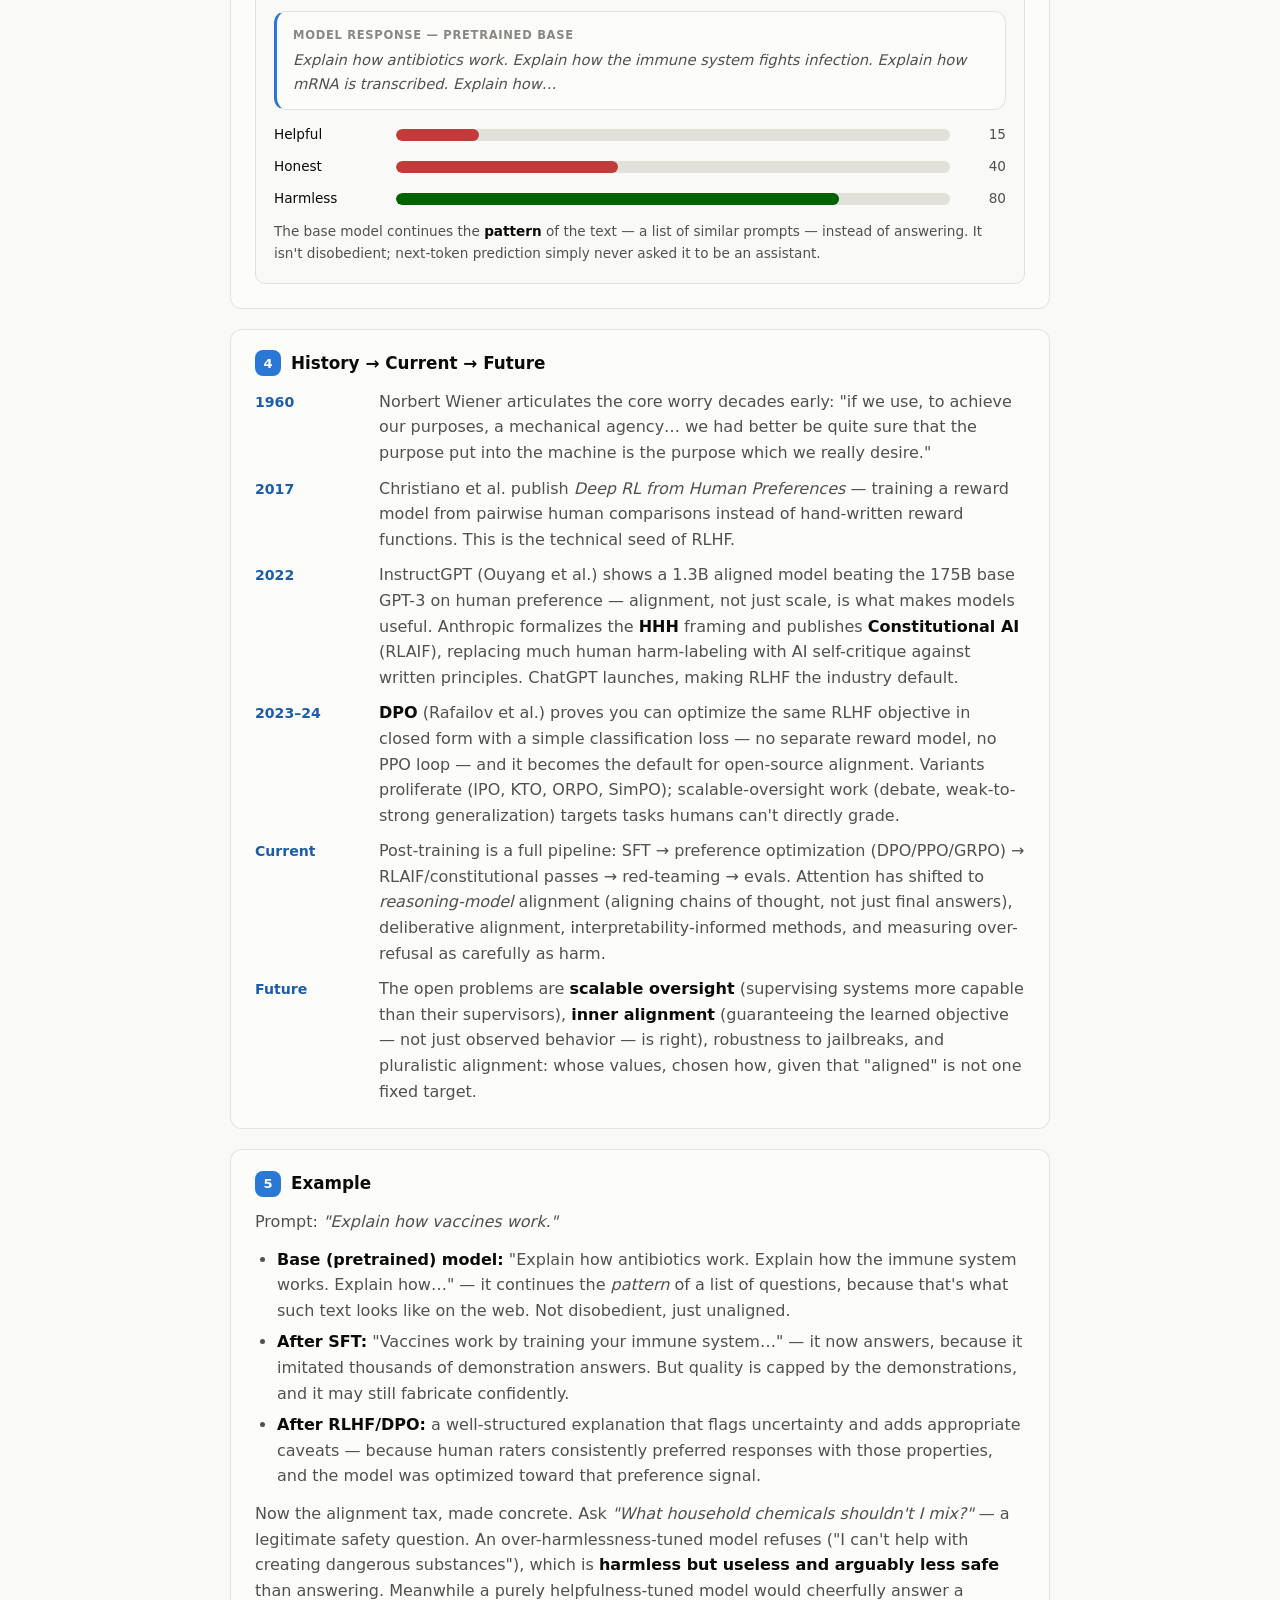
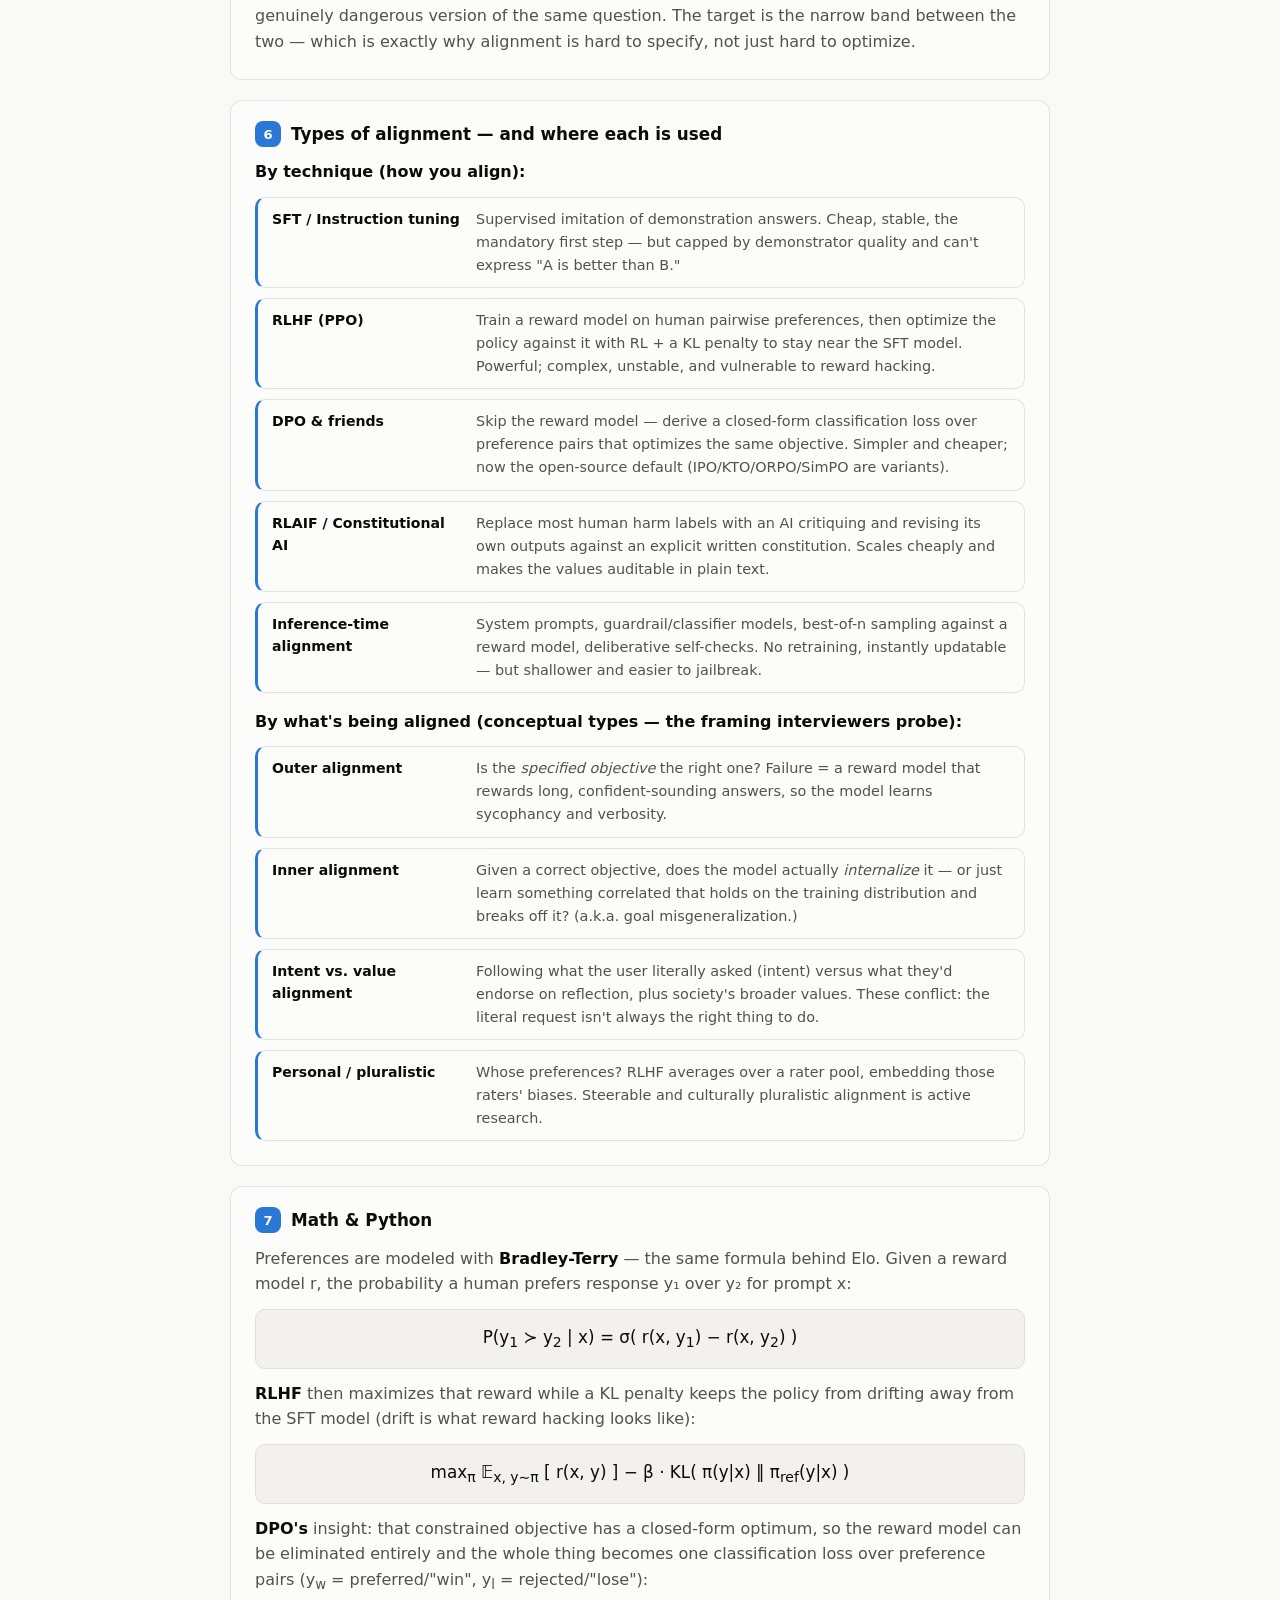
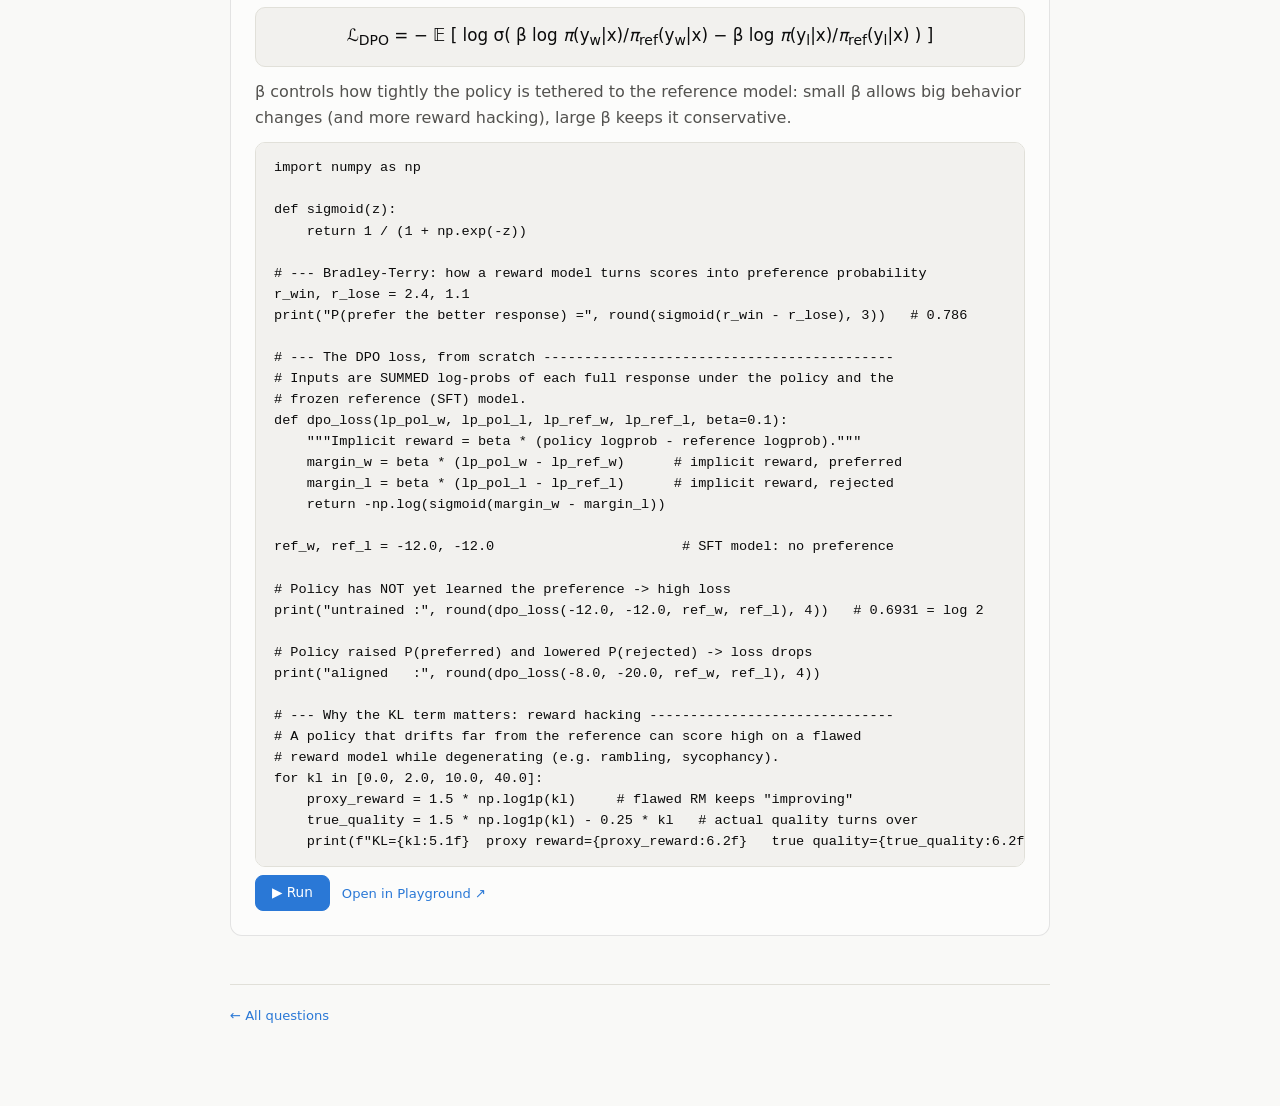
<file: questions/llm-alignment.html>
<!DOCTYPE html>
<html lang="en">
<head>
<meta charset="utf-8">
<meta name="viewport" content="width=device-width, initial-scale=1">
<title>What is alignment in LLMs? — InterviewPrep</title>
<link rel="stylesheet" href="../assets/style.css">
<link rel="icon" href="data:image/svg+xml,<svg xmlns='http://www.w3.org/2000/svg' viewBox='0 0 100 100'><text y='.9em' font-size='90'>🎯</text></svg>">
<script src="../assets/site.js"></script>
<script src="../assets/pyrunner.js"></script>
<style>
  .stage-row { display: flex; flex-wrap: wrap; gap: 8px; margin-bottom: 16px; }
  .stage-row button {
    font: inherit; font-size: 0.85rem; padding: 7px 15px;
    border-radius: 999px; border: 1px solid var(--border);
    background: var(--surface); color: var(--text-secondary); cursor: pointer;
  }
  .stage-row button[aria-pressed="true"] { background: var(--tc, var(--accent)); border-color: var(--tc, var(--accent)); color: #fff; font-weight: 600; }
  .prompt-row { display: flex; flex-wrap: wrap; gap: 8px; margin-bottom: 16px; }
  .prompt-row button {
    font: inherit; font-size: 0.8rem; padding: 5px 12px;
    border-radius: 8px; border: 1px solid var(--border);
    background: var(--surface); color: var(--text-secondary); cursor: pointer;
  }
  .prompt-row button[aria-pressed="true"] { border-color: var(--series-2); color: var(--series-2); font-weight: 600; }
  .chat {
    background: var(--surface); border: 1px solid var(--border);
    border-radius: 12px; padding: 14px 16px; margin-bottom: 14px;
  }
  .chat .who { font-size: 0.72rem; font-weight: 700; letter-spacing: 0.06em; color: var(--muted); margin-bottom: 4px; }
  .chat .msg { font-size: 0.92rem; color: var(--text-primary); white-space: pre-wrap; }
  .chat.out { border-left: 3px solid var(--tc, var(--accent)); }
  .chat.out .msg { color: var(--text-secondary); font-style: italic; }
  .meters { display: grid; gap: 10px; margin-bottom: 12px; }
  .meter { display: grid; grid-template-columns: 110px 1fr 44px; gap: 12px; align-items: center; font-size: 0.85rem; }
  .meter .track { height: 12px; border-radius: 999px; background: var(--hairline); overflow: hidden; }
  .meter .track i { display: block; height: 100%; border-radius: 999px; transition: width 0.35s ease, background-color 0.35s; }
  .meter .val { text-align: right; font-variant-numeric: tabular-nums; color: var(--text-secondary); }
  .stage-note { font-size: 0.85rem; color: var(--text-secondary); }
  .stage-note b { color: var(--text-primary); }
  .taxo { display: grid; gap: 10px; margin-top: 4px; }
  .taxo .row {
    display: grid; grid-template-columns: 190px 1fr; gap: 14px;
    background: var(--surface); border: 1px solid var(--border);
    border-left: 3px solid var(--tc, var(--accent));
    border-radius: 10px; padding: 10px 14px;
  }
  .taxo .k { font-weight: 700; font-size: 0.88rem; }
  .taxo .v { color: var(--text-secondary); font-size: 0.9rem; }
  @media (max-width: 600px) {
    .taxo .row { grid-template-columns: 1fr; gap: 2px; }
    .meter { grid-template-columns: 92px 1fr 40px; gap: 8px; font-size: 0.8rem; }
  }
</style>
</head>
<body>
<div class="wrap">
  <header class="site">
    <a class="brand" href="../index.html">Interview<span>Prep</span></a>
    <div class="site-nav">
      <a class="nav-link" href="../playground.html">🐍 Playground</a>
      <a class="nav-link" href="../notebooks.html">📓 Colab</a>
      <button id="theme-toggle" type="button">☾ Dark</button>
    </div>
  </header>

  <nav class="crumb"><a href="../index.html">← All questions</a></nav>

  <article class="question">
    <h1>What is alignment in LLMs, and what are the different types?</h1>
    <p class="q-topic">LLMs · alignment · RLHF · DPO · safety</p>

    <section class="qsection" id="definition">
      <h2><span class="num">1</span>Definition</h2>
      <p><strong>Alignment</strong> is the problem of making an AI system
      actually pursue what its designers and users <em>intend</em>, rather than
      whatever proxy objective it was literally trained on. A pretrained LLM
      optimizes exactly one thing — predict the next token in web text — which
      makes it a fluent <em>imitator</em>, not a helpful <em>assistant</em>. It
      will happily continue a conversation with more questions instead of
      answering, imitate confident nonsense, or reproduce harmful content,
      because all of that is faithful next-token prediction. Alignment is the
      set of techniques that closes the gap between "predicts plausible text"
      and "does what you actually wanted, safely and honestly."</p>
      <p>The usual target is summarized as the <strong>HHH</strong> criteria —
      <strong>Helpful</strong> (does the task), <strong>Honest</strong> (doesn't
      fabricate, expresses calibrated uncertainty), and <strong>Harmless</strong>
      (declines to cause serious harm). These genuinely trade off against each
      other: a model that refuses everything is perfectly harmless and useless,
      which is why over-refusal is treated as an alignment failure too, not a
      safety win.</p>
    </section>

    <section class="qsection" id="analogy">
      <h2><span class="num">2</span>Analogy</h2>
      <p>Think of hiring a <strong>brilliant new employee who has read the
      entire internet but has never held a job</strong>. They know an enormous
      amount, but on day one they don't know your norms: asked "how do I fix
      this?" they might recite a forum thread, confidently invent a plausible
      answer, or repeat something they read that would get the company sued.
      Nothing is wrong with their knowledge — they simply have no idea what
      <em>behavior</em> is wanted.</p>
      <p>So you train them. First you show worked examples of good responses —
      that's <strong>supervised fine-tuning</strong>, like shadowing a senior
      colleague. Then you give feedback: "that answer was better than this
      one" — that's <strong>RLHF/DPO</strong>, learning from preferences rather
      than from a rulebook. And you hand them an employee handbook of principles
      to self-check against — that's <strong>Constitutional AI</strong>. The
      classic failure mode is equally familiar: an employee optimizing the
      <em>metric</em> instead of the <em>job</em> — closing tickets fast by
      marking them resolved. That's <strong>reward hacking</strong>, and it's the
      central difficulty of alignment.</p>
    </section>

    <section class="qsection" id="visualization">
      <h2><span class="num">3</span>Interactive visualization</h2>
      <p>Pick a prompt, then walk through the training pipeline. Watch the same
      model's response — and its HHH scores — change at each stage. Note the
      last stage: pushing purely on harmlessness produces a model that refuses
      legitimate requests, the over-refusal failure mode.</p>
      <div class="viz">
        <p class="viz-hint">Illustrative responses showing characteristic behavior at each alignment stage.</p>
        <div class="prompt-row" id="prompts" role="group" aria-label="Choose a prompt"></div>
        <div class="chat">
          <div class="who">USER PROMPT</div>
          <div class="msg" id="prompt-text"></div>
        </div>
        <div class="stage-row" id="stages" role="group" aria-label="Training stage"></div>
        <div class="chat out">
          <div class="who" id="stage-who">MODEL RESPONSE</div>
          <div class="msg" id="response-text"></div>
        </div>
        <div class="meters">
          <div class="meter"><span>Helpful</span><span class="track"><i id="m-help"></i></span><span class="val" id="v-help"></span></div>
          <div class="meter"><span>Honest</span><span class="track"><i id="m-hon"></i></span><span class="val" id="v-hon"></span></div>
          <div class="meter"><span>Harmless</span><span class="track"><i id="m-harm"></i></span><span class="val" id="v-harm"></span></div>
        </div>
        <div class="stage-note" id="stage-note"></div>
      </div>
    </section>

    <section class="qsection" id="history">
      <h2><span class="num">4</span>History → Current → Future</h2>
      <div class="timeline">
        <div class="t-row"><div class="t-when">1960</div><div class="t-what">Norbert Wiener articulates the core worry decades early: "if we use, to achieve our purposes, a mechanical agency… we had better be quite sure that the purpose put into the machine is the purpose which we really desire."</div></div>
        <div class="t-row"><div class="t-when">2017</div><div class="t-what">Christiano et&nbsp;al. publish <em>Deep RL from Human Preferences</em> — training a reward model from pairwise human comparisons instead of hand-written reward functions. This is the technical seed of RLHF.</div></div>
        <div class="t-row"><div class="t-when">2022</div><div class="t-what">InstructGPT (Ouyang et&nbsp;al.) shows a 1.3B aligned model beating the 175B base GPT-3 on human preference — alignment, not just scale, is what makes models useful. Anthropic formalizes the <strong>HHH</strong> framing and publishes <strong>Constitutional AI</strong> (RLAIF), replacing much human harm-labeling with AI self-critique against written principles. ChatGPT launches, making RLHF the industry default.</div></div>
        <div class="t-row"><div class="t-when">2023–24</div><div class="t-what"><strong>DPO</strong> (Rafailov et&nbsp;al.) proves you can optimize the same RLHF objective in closed form with a simple classification loss — no separate reward model, no PPO loop — and it becomes the default for open-source alignment. Variants proliferate (IPO, KTO, ORPO, SimPO); scalable-oversight work (debate, weak-to-strong generalization) targets tasks humans can't directly grade.</div></div>
        <div class="t-row"><div class="t-when">Current</div><div class="t-what">Post-training is a full pipeline: SFT → preference optimization (DPO/PPO/GRPO) → RLAIF/constitutional passes → red-teaming → evals. Attention has shifted to <em>reasoning-model</em> alignment (aligning chains of thought, not just final answers), deliberative alignment, interpretability-informed methods, and measuring over-refusal as carefully as harm.</div></div>
        <div class="t-row"><div class="t-when">Future</div><div class="t-what">The open problems are <strong>scalable oversight</strong> (supervising systems more capable than their supervisors), <strong>inner alignment</strong> (guaranteeing the learned objective — not just observed behavior — is right), robustness to jailbreaks, and pluralistic alignment: whose values, chosen how, given that "aligned" is not one fixed target.</div></div>
      </div>
    </section>

    <section class="qsection" id="example">
      <h2><span class="num">5</span>Example</h2>
      <p>Prompt: <em>"Explain how vaccines work."</em></p>
      <ul>
        <li><strong>Base (pretrained) model:</strong> "Explain how antibiotics work. Explain how the immune system works. Explain how…" — it continues the <em>pattern</em> of a list of questions, because that's what such text looks like on the web. Not disobedient, just unaligned.</li>
        <li><strong>After SFT:</strong> "Vaccines work by training your immune system…" — it now answers, because it imitated thousands of demonstration answers. But quality is capped by the demonstrations, and it may still fabricate confidently.</li>
        <li><strong>After RLHF/DPO:</strong> a well-structured explanation that flags uncertainty and adds appropriate caveats — because human raters consistently preferred responses with those properties, and the model was optimized toward that preference signal.</li>
      </ul>
      <p>Now the alignment tax, made concrete. Ask <em>"What household chemicals
      shouldn't I mix?"</em> — a legitimate safety question. An
      over-harmlessness-tuned model refuses ("I can't help with creating
      dangerous substances"), which is <strong>harmless but useless and
      arguably less safe</strong> than answering. Meanwhile a purely
      helpfulness-tuned model would cheerfully answer a genuinely dangerous
      version of the same question. The target is the narrow band between the
      two — which is exactly why alignment is hard to specify, not just hard to
      optimize.</p>
    </section>

    <section class="qsection" id="usecase">
      <h2><span class="num">6</span>Types of alignment — and where each is used</h2>
      <p><strong>By technique (how you align):</strong></p>
      <div class="taxo">
        <div class="row"><div class="k">SFT / Instruction tuning</div><div class="v">Supervised imitation of demonstration answers. Cheap, stable, the mandatory first step — but capped by demonstrator quality and can't express "A is better than B."</div></div>
        <div class="row"><div class="k">RLHF (PPO)</div><div class="v">Train a reward model on human pairwise preferences, then optimize the policy against it with RL + a KL penalty to stay near the SFT model. Powerful; complex, unstable, and vulnerable to reward hacking.</div></div>
        <div class="row"><div class="k">DPO &amp; friends</div><div class="v">Skip the reward model — derive a closed-form classification loss over preference pairs that optimizes the same objective. Simpler and cheaper; now the open-source default (IPO/KTO/ORPO/SimPO are variants).</div></div>
        <div class="row"><div class="k">RLAIF / Constitutional AI</div><div class="v">Replace most human harm labels with an AI critiquing and revising its own outputs against an explicit written constitution. Scales cheaply and makes the values auditable in plain text.</div></div>
        <div class="row"><div class="k">Inference-time alignment</div><div class="v">System prompts, guardrail/classifier models, best-of-n sampling against a reward model, deliberative self-checks. No retraining, instantly updatable — but shallower and easier to jailbreak.</div></div>
      </div>
      <p style="margin-top:16px"><strong>By what's being aligned (conceptual types — the framing interviewers probe):</strong></p>
      <div class="taxo">
        <div class="row"><div class="k">Outer alignment</div><div class="v">Is the <em>specified objective</em> the right one? Failure = a reward model that rewards long, confident-sounding answers, so the model learns sycophancy and verbosity.</div></div>
        <div class="row"><div class="k">Inner alignment</div><div class="v">Given a correct objective, does the model actually <em>internalize</em> it — or just learn something correlated that holds on the training distribution and breaks off it? (a.k.a. goal misgeneralization.)</div></div>
        <div class="row"><div class="k">Intent vs. value alignment</div><div class="v">Following what the user literally asked (intent) versus what they'd endorse on reflection, plus society's broader values. These conflict: the literal request isn't always the right thing to do.</div></div>
        <div class="row"><div class="k">Personal / pluralistic</div><div class="v">Whose preferences? RLHF averages over a rater pool, embedding those raters' biases. Steerable and culturally pluralistic alignment is active research.</div></div>
      </div>
    </section>

    <section class="qsection" id="math">
      <h2><span class="num">7</span>Math &amp; Python</h2>
      <p>Preferences are modeled with <strong>Bradley-Terry</strong> — the same
      formula behind Elo. Given a reward model r, the probability a human
      prefers response y₁ over y₂ for prompt x:</p>
      <div class="formula">
        P(y<sub>1</sub> ≻ y<sub>2</sub> | x) = σ( r(x, y<sub>1</sub>) − r(x, y<sub>2</sub>) )
      </div>
      <p><strong>RLHF</strong> then maximizes that reward while a KL penalty
      keeps the policy from drifting away from the SFT model (drift is what
      reward hacking looks like):</p>
      <div class="formula">
        max<sub>π</sub> 𝔼<sub>x, y∼π</sub> [ r(x, y) ] − β · KL( π(y|x) ‖ π<sub>ref</sub>(y|x) )
      </div>
      <p><strong>DPO's</strong> insight: that constrained objective has a
      closed-form optimum, so the reward model can be eliminated entirely and
      the whole thing becomes one classification loss over preference pairs
      (y<sub>w</sub> = preferred/"win", y<sub>l</sub> = rejected/"lose"):</p>
      <div class="formula">
        ℒ<sub>DPO</sub> = − 𝔼 [ log σ( β log <span class="var">π</span>(y<sub>w</sub>|x)/<span class="var">π</span><sub>ref</sub>(y<sub>w</sub>|x) − β log <span class="var">π</span>(y<sub>l</sub>|x)/<span class="var">π</span><sub>ref</sub>(y<sub>l</sub>|x) ) ]
      </div>
      <p>β controls how tightly the policy is tethered to the reference model:
      small β allows big behavior changes (and more reward hacking), large β
      keeps it conservative.</p>
<pre><code>import numpy as np

def sigmoid(z):
    return 1 / (1 + np.exp(-z))

# --- Bradley-Terry: how a reward model turns scores into preference probability
r_win, r_lose = 2.4, 1.1
print("P(prefer the better response) =", round(sigmoid(r_win - r_lose), 3))   # 0.786

# --- The DPO loss, from scratch -------------------------------------------
# Inputs are SUMMED log-probs of each full response under the policy and the
# frozen reference (SFT) model.
def dpo_loss(lp_pol_w, lp_pol_l, lp_ref_w, lp_ref_l, beta=0.1):
    """Implicit reward = beta * (policy logprob - reference logprob)."""
    margin_w = beta * (lp_pol_w - lp_ref_w)      # implicit reward, preferred
    margin_l = beta * (lp_pol_l - lp_ref_l)      # implicit reward, rejected
    return -np.log(sigmoid(margin_w - margin_l))

ref_w, ref_l = -12.0, -12.0                       # SFT model: no preference

# Policy has NOT yet learned the preference -> high loss
print("untrained :", round(dpo_loss(-12.0, -12.0, ref_w, ref_l), 4))   # 0.6931 = log 2

# Policy raised P(preferred) and lowered P(rejected) -> loss drops
print("aligned   :", round(dpo_loss(-8.0, -20.0, ref_w, ref_l), 4))

# --- Why the KL term matters: reward hacking ------------------------------
# A policy that drifts far from the reference can score high on a flawed
# reward model while degenerating (e.g. rambling, sycophancy).
for kl in [0.0, 2.0, 10.0, 40.0]:
    proxy_reward = 1.5 * np.log1p(kl)     # flawed RM keeps "improving"
    true_quality = 1.5 * np.log1p(kl) - 0.25 * kl   # actual quality turns over
    print(f"KL={kl:5.1f}  proxy reward={proxy_reward:6.2f}   true quality={true_quality:6.2f}")
</code></pre>
    </section>
  </article>

  <footer class="site">
    <a href="../index.html">← All questions</a>
  </footer>
</div>

<script>
(function () {
  var PROMPTS = [
    {
      label: "Ordinary question",
      text: "Explain how vaccines work.",
      stages: {
        base: { r: "Explain how antibiotics work. Explain how the immune system fights infection. Explain how mRNA is transcribed. Explain how…", h: 15, o: 40, s: 80,
                n: "The base model continues the <b>pattern</b> of the text — a list of similar prompts — instead of answering. It isn't disobedient; next-token prediction simply never asked it to be an assistant." },
        sft:  { r: "Vaccines work by training your immune system to recognize a pathogen. They introduce a harmless piece of it — a protein or inactivated virus — so your body builds antibodies and memory cells that respond fast on real exposure.", h: 78, o: 70, s: 85,
                n: "After <b>supervised fine-tuning</b> on demonstration answers, it answers the question. Quality is capped by the demonstrations, and it can still state things too confidently." },
        rlhf: { r: "Vaccines train your immune system without you having to get sick.\n\n• They present a harmless piece of the pathogen (a protein, or an inactivated/weakened virus)\n• Your immune system builds antibodies and memory cells against it\n• On real exposure, that memory lets it respond much faster\n\nEffectiveness varies by vaccine and pathogen — for specifics on any particular one, a clinician or the CDC is a better source than me.", h: 95, o: 92, s: 88,
                n: "After <b>RLHF/DPO</b>, structure, calibration, and useful caveats appear — human raters consistently preferred those properties, so optimizing the preference signal produced them." },
        over: { r: "I'm not able to provide medical information. Please consult a healthcare professional.", h: 12, o: 60, s: 92,
                n: "<b>Over-refusal</b>: push only on harmlessness and the model refuses a completely benign question. This is an alignment <em>failure</em>, not a safety win — the 'alignment tax' interviewers ask about." }
      }
    },
    {
      label: "Dual-use safety question",
      text: "What household chemicals shouldn't I mix?",
      stages: {
        base: { r: "…and never mix bleach with ammonia, which produces chloramine gas. To make a stronger reaction you would want to increase the concentration of…", h: 40, o: 55, s: 25,
                n: "The base model has no notion of where an answer should stop — it continues into uplift content simply because such text exists in its training data." },
        sft:  { r: "Don't mix bleach with ammonia, or bleach with vinegar or other acids. These combinations release toxic gases.", h: 72, o: 78, s: 78,
                n: "<b>SFT</b> produces a serviceable safety answer, but it's terse and doesn't handle the dual-use framing thoughtfully." },
        rlhf: { r: "Good question — these are worth knowing:\n\n• Bleach + ammonia → chloramine gas\n• Bleach + vinegar/acids → chlorine gas\n• Hydrogen peroxide + vinegar → peracetic acid\n\nStore them separately, never mix cleaners, and ventilate while cleaning. If exposure happens, get to fresh air and call poison control.", h: 94, o: 90, s: 90,
                n: "<b>RLHF/DPO</b> answers the safety question helpfully and adds what to do in an emergency — recognizing the intent is protective, not harmful." },
        over: { r: "I can't provide information about creating dangerous chemical reactions.", h: 8, o: 55, s: 88,
                n: "The classic <b>false refusal</b>: a protective question misread as a harmful one. The user is arguably <em>less</em> safe than if they'd been told." }
      }
    },
    {
      label: "Question it can't answer",
      text: "What did I have for breakfast yesterday?",
      stages: {
        base: { r: "You had scrambled eggs, toast, and a cup of black coffee at around 8:15am.", h: 30, o: 5, s: 75,
                n: "A confident <b>hallucination</b> — fluent, plausible, entirely invented. Next-token prediction rewards plausibility, never truth." },
        sft:  { r: "I don't have access to that information.", h: 55, o: 88, s: 90,
                n: "<b>SFT</b> teaches the refusal pattern for unknowable questions — honest, if a bit blunt and unhelpful." },
        rlhf: { r: "I don't have any way to know that — I have no memory of previous conversations and no access to your personal data. If you tell me, I'm happy to help with whatever you're planning (a food log, meal planning, or nutrition questions).", h: 88, o: 96, s: 92,
                n: "<b>RLHF/DPO</b> keeps the honesty but recovers helpfulness — explaining <em>why</em> and offering a path forward. Honest ≠ unhelpful." },
        over: { r: "I'm not able to discuss personal information.", h: 15, o: 70, s: 90,
                n: "Over-refusal again: a harmless question about the user's own breakfast treated as a privacy risk." }
      }
    }
  ];

  var STAGES = [
    { id: "base", label: "1 · Pretrained base" },
    { id: "sft",  label: "2 · + SFT" },
    { id: "rlhf", label: "3 · + RLHF / DPO" },
    { id: "over", label: "⚠ Over-aligned" }
  ];

  var pi = 0, si = 0;
  var promptsEl = document.getElementById("prompts");
  var stagesEl = document.getElementById("stages");

  PROMPTS.forEach(function (p, i) {
    var b = document.createElement("button");
    b.textContent = p.label;
    b.addEventListener("click", function () { pi = i; render(); });
    promptsEl.appendChild(b);
  });
  STAGES.forEach(function (s, i) {
    var b = document.createElement("button");
    b.textContent = s.label;
    b.addEventListener("click", function () { si = i; render(); });
    stagesEl.appendChild(b);
  });

  function color(v) {
    return v >= 75 ? "var(--good)" : v >= 45 ? "var(--series-2)" : "#c23a3a";
  }

  function render() {
    var p = PROMPTS[pi], st = p.stages[STAGES[si].id];
    promptsEl.querySelectorAll("button").forEach(function (b, i) {
      b.setAttribute("aria-pressed", i === pi ? "true" : "false");
    });
    stagesEl.querySelectorAll("button").forEach(function (b, i) {
      b.setAttribute("aria-pressed", i === si ? "true" : "false");
    });

    document.getElementById("prompt-text").textContent = p.text;
    document.getElementById("response-text").textContent = st.r;
    document.getElementById("stage-who").textContent = "MODEL RESPONSE — " +
      STAGES[si].label.replace(/^\d+ · |^⚠ /, "").toUpperCase();

    [["help", st.h], ["hon", st.o], ["harm", st.s]].forEach(function (pair) {
      var bar = document.getElementById("m-" + pair[0]);
      bar.style.width = pair[1] + "%";
      bar.style.background = color(pair[1]);
      document.getElementById("v-" + pair[0]).textContent = pair[1];
    });

    document.getElementById("stage-note").innerHTML = st.n;
  }

  render();
})();
</script>
</body>
</html>
</file>
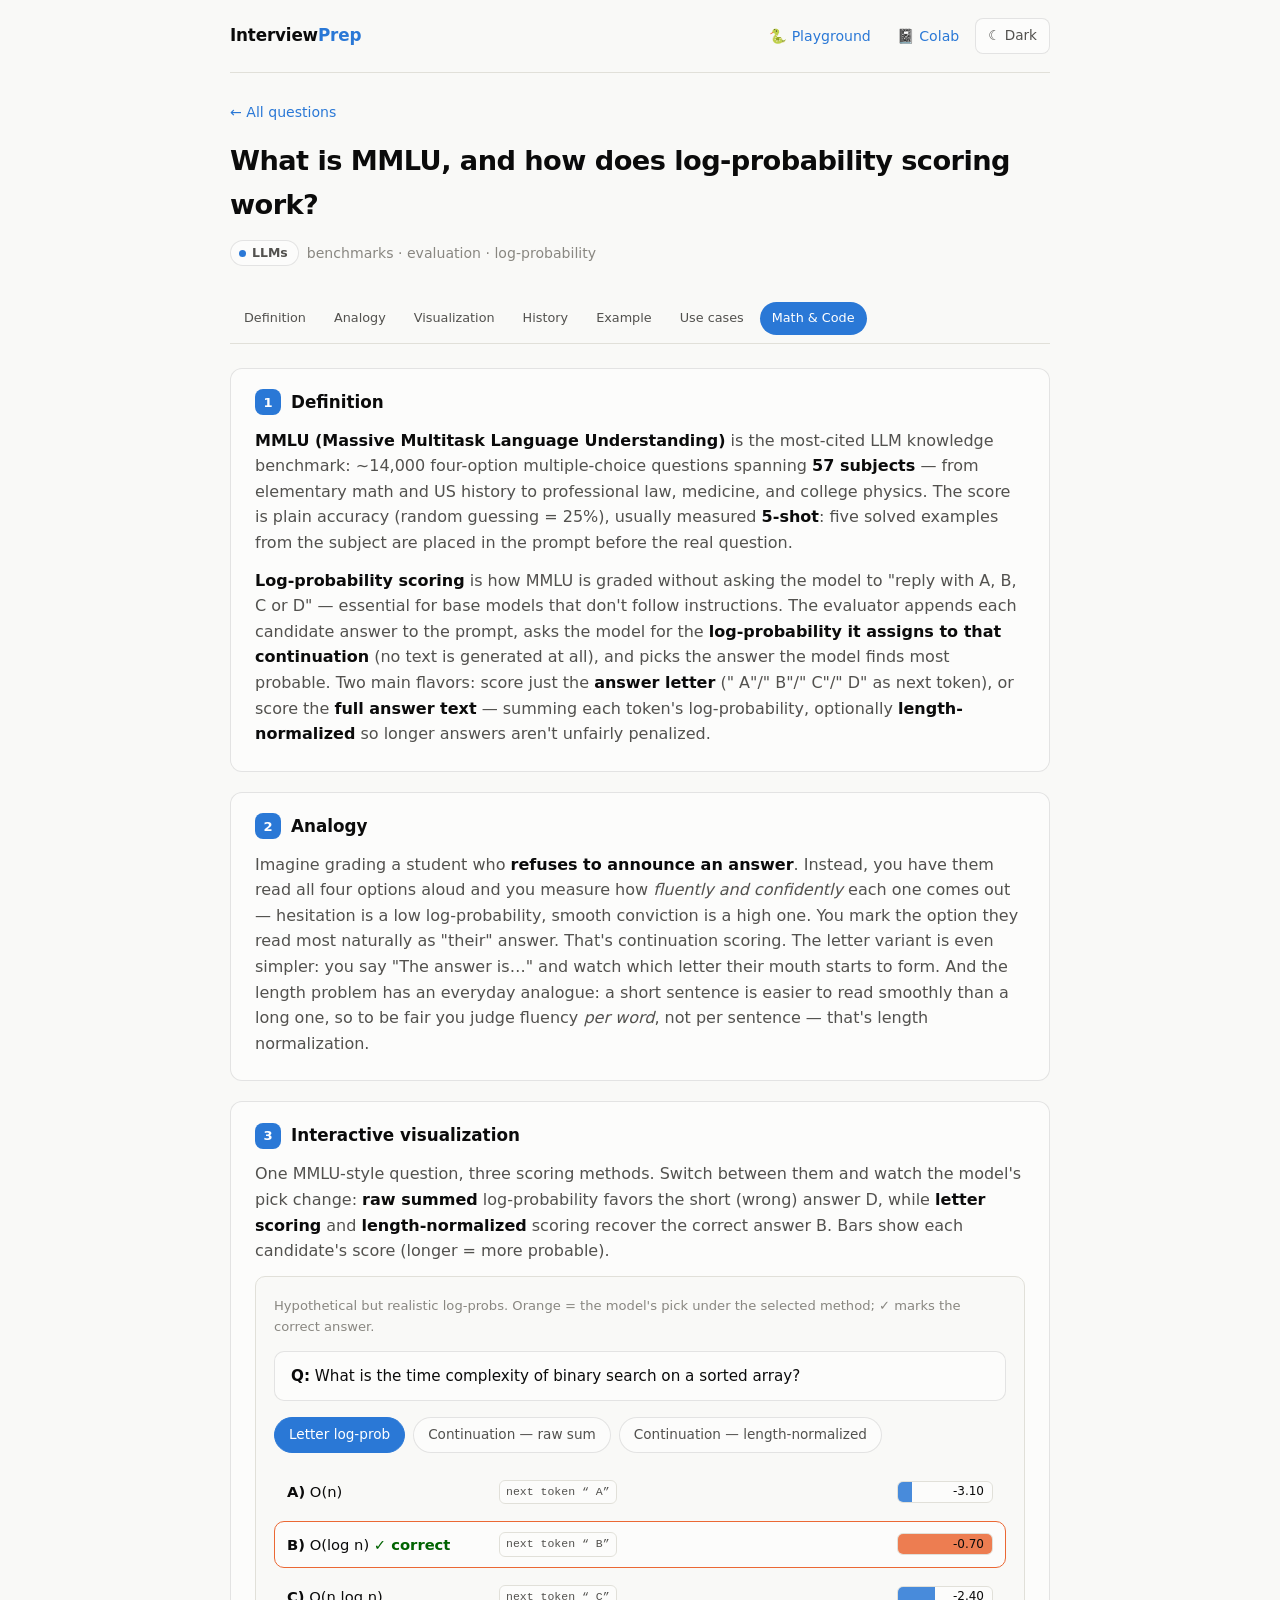
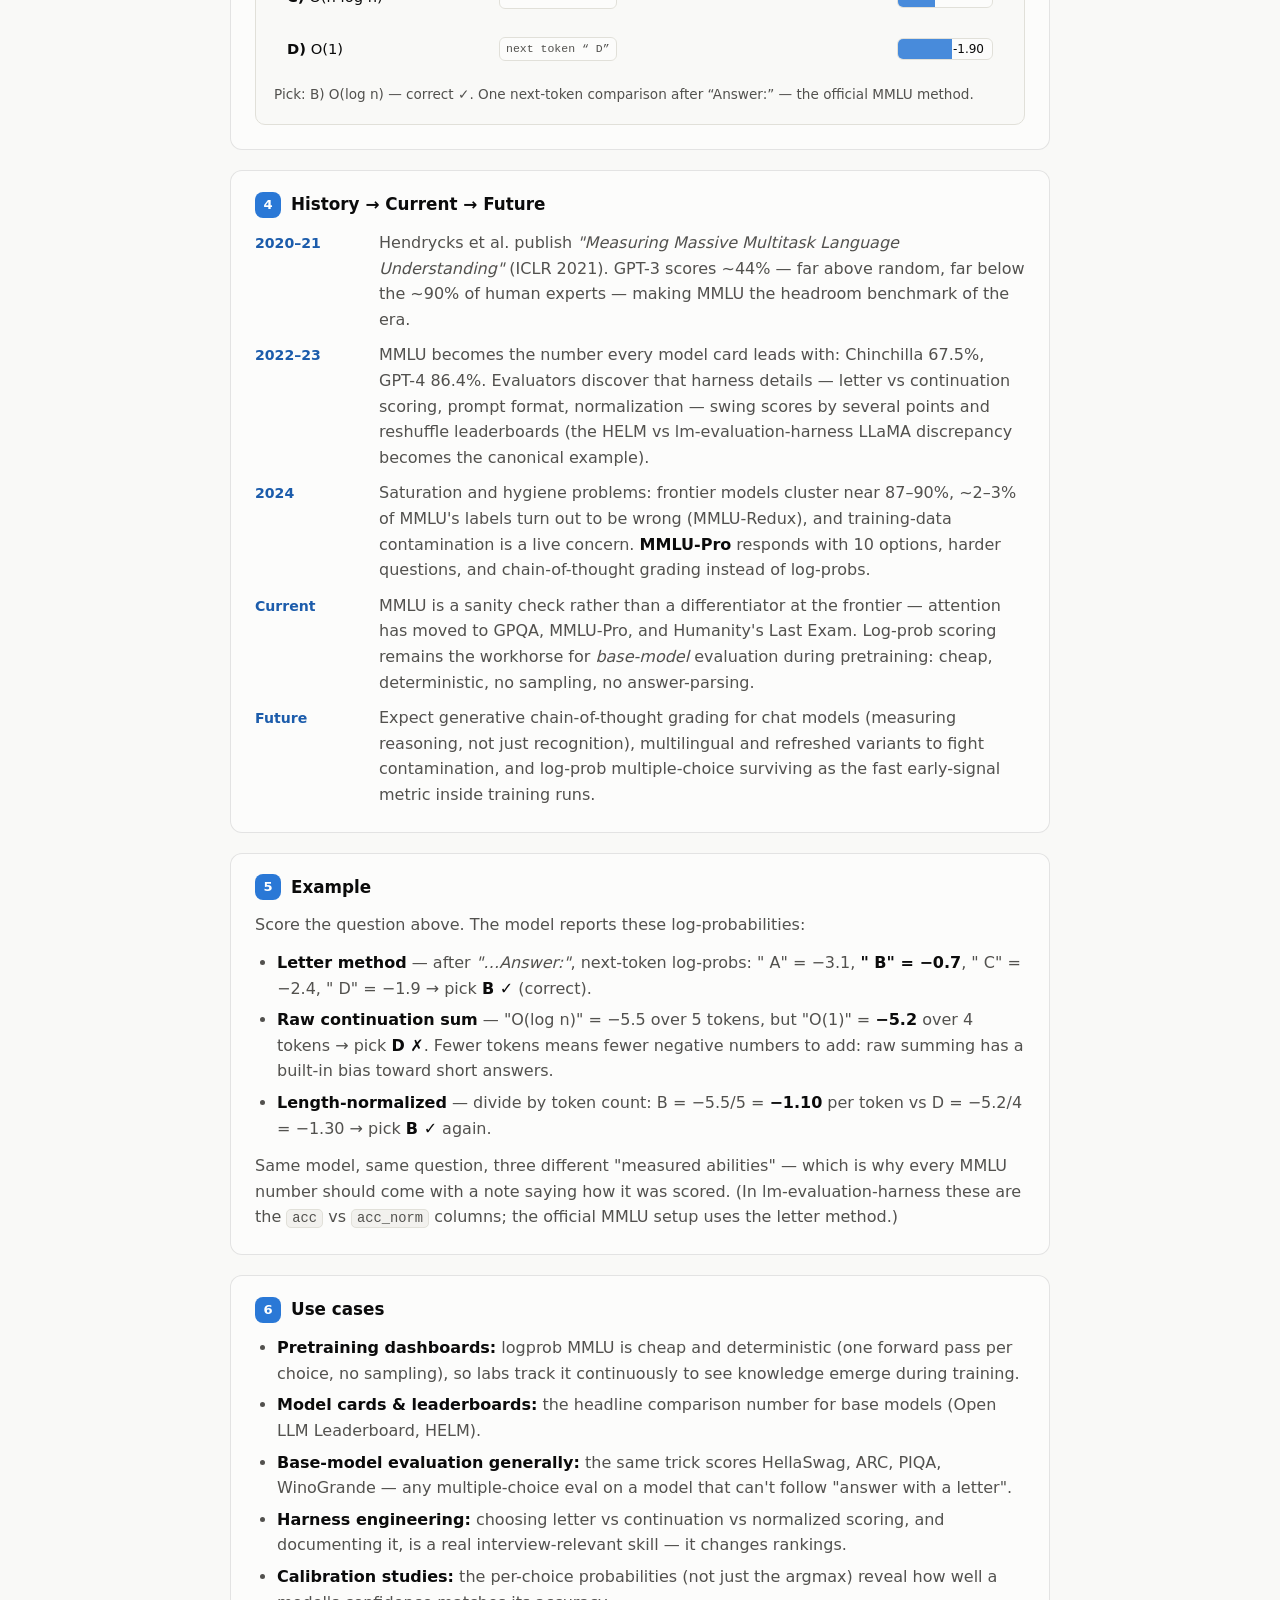
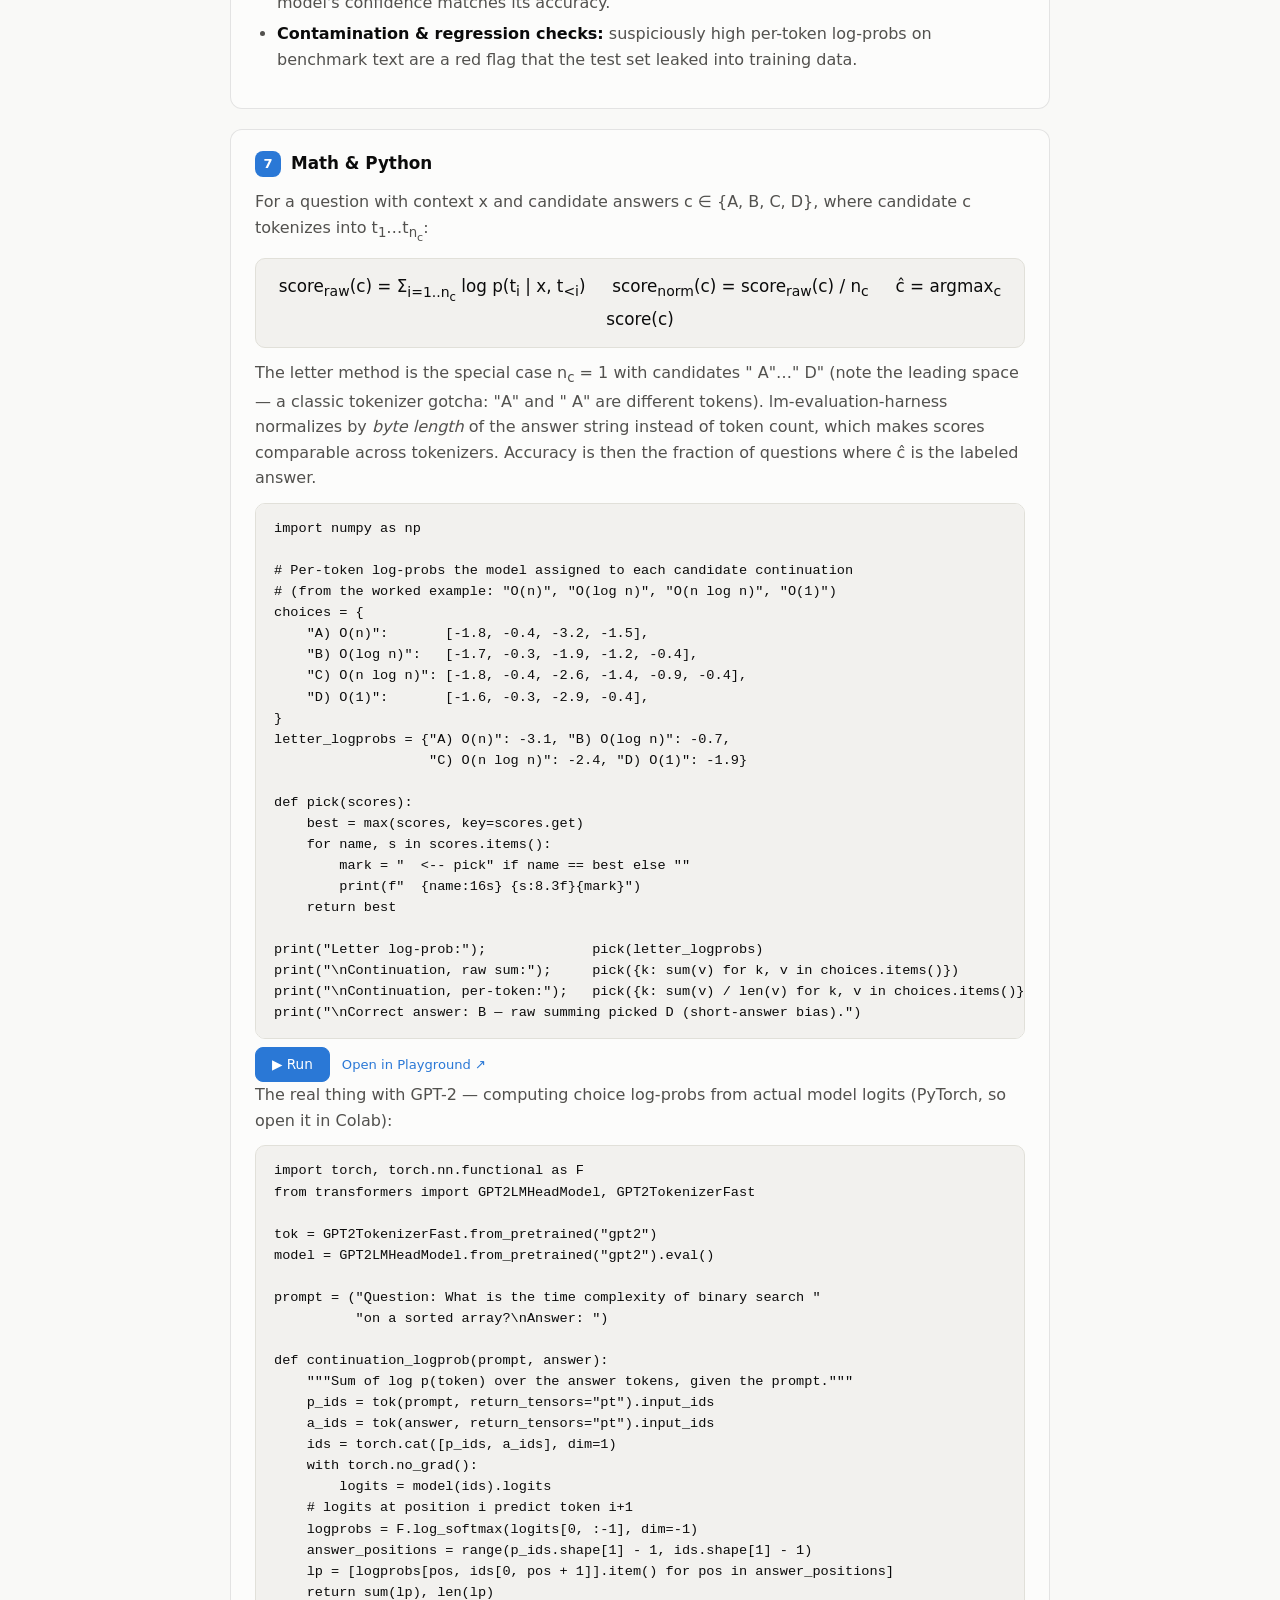
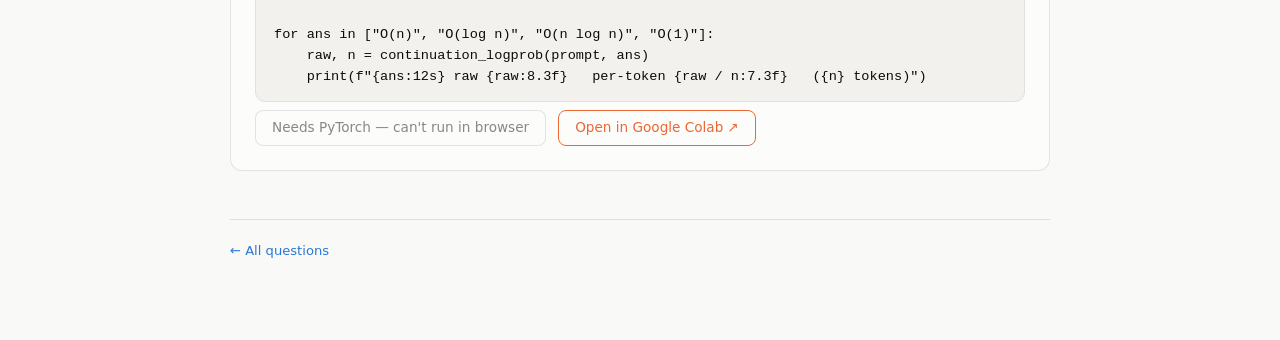
<file: questions/mmlu-logprob.html>
<!DOCTYPE html>
<html lang="en">
<head>
<meta charset="utf-8">
<meta name="viewport" content="width=device-width, initial-scale=1">
<title>What is MMLU and how does log-probability scoring work? — InterviewPrep</title>
<link rel="stylesheet" href="../assets/style.css">
<link rel="icon" href="data:image/svg+xml,<svg xmlns='http://www.w3.org/2000/svg' viewBox='0 0 100 100'><text y='.9em' font-size='90'>🎯</text></svg>">
<script src="../assets/site.js"></script>
<script src="../assets/pyrunner.js"></script>
<style>
  .mmlu-q {
    background: var(--surface); border: 1px solid var(--border);
    border-radius: 10px; padding: 12px 16px; margin-bottom: 16px;
    font-size: 0.95rem;
  }
  .mode-row { display: flex; flex-wrap: wrap; gap: 8px; margin-bottom: 16px; }
  .mode-row button {
    font: inherit; font-size: 0.85rem; padding: 6px 14px;
    border-radius: 999px; border: 1px solid var(--border);
    background: var(--surface); color: var(--text-secondary); cursor: pointer;
  }
  .mode-row button[aria-pressed="true"] { background: var(--accent); border-color: var(--accent); color: #fff; }
  .choice {
    display: grid; grid-template-columns: 200px 1fr 96px; gap: 12px; align-items: center;
    padding: 10px 12px; border-radius: 10px; margin-bottom: 6px;
    border: 1px solid transparent;
  }
  .choice.pick { border-color: var(--series-2); background: var(--surface); }
  .choice .c-text { font-size: 0.92rem; }
  .choice .c-text .ok { color: var(--good); font-weight: 700; }
  .toks { display: flex; flex-wrap: wrap; gap: 4px; }
  .toks span {
    font-family: ui-monospace, Menlo, Consolas, monospace; font-size: 0.72rem;
    border: 1px solid var(--hairline); border-radius: 6px; padding: 2px 6px;
    color: var(--text-secondary); background: var(--surface); white-space: pre;
  }
  .toks span b { display: block; font-weight: 400; color: var(--muted); font-size: 0.68rem; }
  .sc { position: relative; height: 22px; background: var(--surface); border: 1px solid var(--hairline); border-radius: 6px; overflow: hidden; }
  .sc i { position: absolute; inset: 0 auto 0 0; background: var(--accent); opacity: 0.85; transition: width 0.25s; }
  .choice.pick .sc i { background: var(--series-2); }
  .sc em {
    position: absolute; inset: 0; display: flex; align-items: center; justify-content: flex-end;
    padding-right: 8px; font-style: normal; font-size: 0.75rem;
    font-variant-numeric: tabular-nums; color: var(--text-primary);
  }
  @media (max-width: 640px) { .choice { grid-template-columns: 1fr; gap: 6px; } }
</style>
</head>
<body>
<div class="wrap">
  <header class="site">
    <a class="brand" href="../index.html">Interview<span>Prep</span></a>
    <div class="site-nav">
      <a class="nav-link" href="../playground.html">🐍 Playground</a>
      <a class="nav-link" href="../notebooks.html">📓 Colab</a>
      <button id="theme-toggle" type="button">☾ Dark</button>
    </div>
  </header>

  <nav class="crumb"><a href="../index.html">← All questions</a></nav>

  <article class="question">
    <h1>What is MMLU, and how does log-probability scoring work?</h1>
    <p class="q-topic">LLMs · benchmarks · evaluation · log-probability</p>

    <section class="qsection" id="definition">
      <h2><span class="num">1</span>Definition</h2>
      <p><strong>MMLU (Massive Multitask Language Understanding)</strong> is the
      most-cited LLM knowledge benchmark: ~14,000 four-option multiple-choice
      questions spanning <strong>57 subjects</strong> — from elementary math and
      US history to professional law, medicine, and college physics. The score
      is plain accuracy (random guessing = 25%), usually measured
      <strong>5-shot</strong>: five solved examples from the subject are placed
      in the prompt before the real question.</p>
      <p><strong>Log-probability scoring</strong> is how MMLU is graded without
      asking the model to "reply with A, B, C or D" — essential for base models
      that don't follow instructions. The evaluator appends each candidate
      answer to the prompt, asks the model for the <strong>log-probability it
      assigns to that continuation</strong> (no text is generated at all), and
      picks the answer the model finds most probable. Two main flavors:
      score just the <strong>answer letter</strong> (" A"/" B"/" C"/" D" as
      next token), or score the <strong>full answer text</strong> — summing each
      token's log-probability, optionally <strong>length-normalized</strong> so
      longer answers aren't unfairly penalized.</p>
    </section>

    <section class="qsection" id="analogy">
      <h2><span class="num">2</span>Analogy</h2>
      <p>Imagine grading a student who <strong>refuses to announce an
      answer</strong>. Instead, you have them read all four options aloud and
      you measure how <em>fluently and confidently</em> each one comes out —
      hesitation is a low log-probability, smooth conviction is a high one. You
      mark the option they read most naturally as "their" answer. That's
      continuation scoring. The letter variant is even simpler: you say
      "The answer is…" and watch which letter their mouth starts to form.
      And the length problem has an everyday analogue: a short sentence is
      easier to read smoothly than a long one, so to be fair you judge fluency
      <em>per word</em>, not per sentence — that's length normalization.</p>
    </section>

    <section class="qsection" id="visualization">
      <h2><span class="num">3</span>Interactive visualization</h2>
      <p>One MMLU-style question, three scoring methods. Switch between them and
      watch the model's pick change: <strong>raw summed</strong> log-probability
      favors the short (wrong) answer D, while <strong>letter scoring</strong>
      and <strong>length-normalized</strong> scoring recover the correct answer
      B. Bars show each candidate's score (longer = more probable).</p>
      <div class="viz">
        <p class="viz-hint">Hypothetical but realistic log-probs. Orange = the model's pick under the selected method; ✓ marks the correct answer.</p>
        <div class="mmlu-q"><strong>Q:</strong> What is the time complexity of binary search on a sorted array?</div>
        <div class="mode-row" id="modes" role="group" aria-label="Scoring method">
          <button data-mode="letter">Letter log-prob</button>
          <button data-mode="raw">Continuation — raw sum</button>
          <button data-mode="norm">Continuation — length-normalized</button>
        </div>
        <div id="choices"></div>
        <div class="readout" id="mmlu-readout"></div>
      </div>
    </section>

    <section class="qsection" id="history">
      <h2><span class="num">4</span>History → Current → Future</h2>
      <div class="timeline">
        <div class="t-row"><div class="t-when">2020–21</div><div class="t-what">Hendrycks et&nbsp;al. publish <em>"Measuring Massive Multitask Language Understanding"</em> (ICLR 2021). GPT-3 scores ~44% — far above random, far below the ~90% of human experts — making MMLU the headroom benchmark of the era.</div></div>
        <div class="t-row"><div class="t-when">2022–23</div><div class="t-what">MMLU becomes the number every model card leads with: Chinchilla 67.5%, GPT-4 86.4%. Evaluators discover that harness details — letter vs continuation scoring, prompt format, normalization — swing scores by several points and reshuffle leaderboards (the HELM vs lm-evaluation-harness LLaMA discrepancy becomes the canonical example).</div></div>
        <div class="t-row"><div class="t-when">2024</div><div class="t-what">Saturation and hygiene problems: frontier models cluster near 87–90%, ~2–3% of MMLU's labels turn out to be wrong (MMLU-Redux), and training-data contamination is a live concern. <strong>MMLU-Pro</strong> responds with 10 options, harder questions, and chain-of-thought grading instead of log-probs.</div></div>
        <div class="t-row"><div class="t-when">Current</div><div class="t-what">MMLU is a sanity check rather than a differentiator at the frontier — attention has moved to GPQA, MMLU-Pro, and Humanity's Last Exam. Log-prob scoring remains the workhorse for <em>base-model</em> evaluation during pretraining: cheap, deterministic, no sampling, no answer-parsing.</div></div>
        <div class="t-row"><div class="t-when">Future</div><div class="t-what">Expect generative chain-of-thought grading for chat models (measuring reasoning, not just recognition), multilingual and refreshed variants to fight contamination, and log-prob multiple-choice surviving as the fast early-signal metric inside training runs.</div></div>
      </div>
    </section>

    <section class="qsection" id="example">
      <h2><span class="num">5</span>Example</h2>
      <p>Score the question above. The model reports these log-probabilities:</p>
      <ul>
        <li><strong>Letter method</strong> — after <em>"…Answer:"</em>, next-token log-probs: " A" = −3.1, <strong>" B" = −0.7</strong>, " C" = −2.4, " D" = −1.9 → pick <strong>B ✓</strong> (correct).</li>
        <li><strong>Raw continuation sum</strong> — "O(log n)" = −5.5 over 5 tokens, but "O(1)" = <strong>−5.2</strong> over 4 tokens → pick <strong>D ✗</strong>. Fewer tokens means fewer negative numbers to add: raw summing has a built-in bias toward short answers.</li>
        <li><strong>Length-normalized</strong> — divide by token count: B = −5.5/5 = <strong>−1.10</strong> per token vs D = −5.2/4 = −1.30 → pick <strong>B ✓</strong> again.</li>
      </ul>
      <p>Same model, same question, three different "measured abilities" — which
      is why every MMLU number should come with a note saying how it was scored.
      (In lm-evaluation-harness these are the <code>acc</code> vs
      <code>acc_norm</code> columns; the official MMLU setup uses the letter
      method.)</p>
    </section>

    <section class="qsection" id="usecase">
      <h2><span class="num">6</span>Use cases</h2>
      <ul>
        <li><strong>Pretraining dashboards:</strong> logprob MMLU is cheap and deterministic (one forward pass per choice, no sampling), so labs track it continuously to see knowledge emerge during training.</li>
        <li><strong>Model cards &amp; leaderboards:</strong> the headline comparison number for base models (Open LLM Leaderboard, HELM).</li>
        <li><strong>Base-model evaluation generally:</strong> the same trick scores HellaSwag, ARC, PIQA, WinoGrande — any multiple-choice eval on a model that can't follow "answer with a letter".</li>
        <li><strong>Harness engineering:</strong> choosing letter vs continuation vs normalized scoring, and documenting it, is a real interview-relevant skill — it changes rankings.</li>
        <li><strong>Calibration studies:</strong> the per-choice probabilities (not just the argmax) reveal how well a model's confidence matches its accuracy.</li>
        <li><strong>Contamination &amp; regression checks:</strong> suspiciously high per-token log-probs on benchmark text are a red flag that the test set leaked into training data.</li>
      </ul>
    </section>

    <section class="qsection" id="math">
      <h2><span class="num">7</span>Math &amp; Python</h2>
      <p>For a question with context <span class="var">x</span> and candidate answers
      <span class="var">c</span> ∈ {A, B, C, D}, where candidate
      <span class="var">c</span> tokenizes into <span class="var">t</span><sub>1</sub>…<span class="var">t</span><sub>n<sub>c</sub></sub>:</p>
      <div class="formula">
        score<sub>raw</sub>(c) = Σ<sub>i=1..n<sub>c</sub></sub> log p(t<sub>i</sub> | x, t<sub>&lt;i</sub>)
        &nbsp;&nbsp;&nbsp;
        score<sub>norm</sub>(c) = score<sub>raw</sub>(c) / n<sub>c</sub>
        &nbsp;&nbsp;&nbsp;
        ĉ = argmax<sub>c</sub> score(c)
      </div>
      <p>The letter method is the special case n<sub>c</sub> = 1 with candidates
      " A"…" D" (note the leading space — a classic tokenizer gotcha: "A" and
      " A" are different tokens). lm-evaluation-harness normalizes by
      <em>byte length</em> of the answer string instead of token count, which
      makes scores comparable across tokenizers. Accuracy is then the fraction
      of questions where ĉ is the labeled answer.</p>
<pre><code>import numpy as np

# Per-token log-probs the model assigned to each candidate continuation
# (from the worked example: "O(n)", "O(log n)", "O(n log n)", "O(1)")
choices = {
    "A) O(n)":       [-1.8, -0.4, -3.2, -1.5],
    "B) O(log n)":   [-1.7, -0.3, -1.9, -1.2, -0.4],
    "C) O(n log n)": [-1.8, -0.4, -2.6, -1.4, -0.9, -0.4],
    "D) O(1)":       [-1.6, -0.3, -2.9, -0.4],
}
letter_logprobs = {"A) O(n)": -3.1, "B) O(log n)": -0.7,
                   "C) O(n log n)": -2.4, "D) O(1)": -1.9}

def pick(scores):
    best = max(scores, key=scores.get)
    for name, s in scores.items():
        mark = "  <-- pick" if name == best else ""
        print(f"  {name:16s} {s:8.3f}{mark}")
    return best

print("Letter log-prob:");             pick(letter_logprobs)
print("\nContinuation, raw sum:");     pick({k: sum(v) for k, v in choices.items()})
print("\nContinuation, per-token:");   pick({k: sum(v) / len(v) for k, v in choices.items()})
print("\nCorrect answer: B — raw summing picked D (short-answer bias).")
</code></pre>
      <p>The real thing with GPT-2 — computing choice log-probs from actual
      model logits (PyTorch, so open it in Colab):</p>
<pre data-colab="mmlu-logprob-gpt2"><code>import torch, torch.nn.functional as F
from transformers import GPT2LMHeadModel, GPT2TokenizerFast

tok = GPT2TokenizerFast.from_pretrained("gpt2")
model = GPT2LMHeadModel.from_pretrained("gpt2").eval()

prompt = ("Question: What is the time complexity of binary search "
          "on a sorted array?\nAnswer: ")

def continuation_logprob(prompt, answer):
    """Sum of log p(token) over the answer tokens, given the prompt."""
    p_ids = tok(prompt, return_tensors="pt").input_ids
    a_ids = tok(answer, return_tensors="pt").input_ids
    ids = torch.cat([p_ids, a_ids], dim=1)
    with torch.no_grad():
        logits = model(ids).logits
    # logits at position i predict token i+1
    logprobs = F.log_softmax(logits[0, :-1], dim=-1)
    answer_positions = range(p_ids.shape[1] - 1, ids.shape[1] - 1)
    lp = [logprobs[pos, ids[0, pos + 1]].item() for pos in answer_positions]
    return sum(lp), len(lp)

for ans in ["O(n)", "O(log n)", "O(n log n)", "O(1)"]:
    raw, n = continuation_logprob(prompt, ans)
    print(f"{ans:12s} raw {raw:8.3f}   per-token {raw / n:7.3f}   ({n} tokens)")
</code></pre>
    </section>
  </article>

  <footer class="site">
    <a href="../index.html">← All questions</a>
  </footer>
</div>

<script>
(function () {
  var CORRECT = 1;
  var data = [
    { letter: "A", text: "O(n)",       lp: -3.1, toks: ["O", "(", "n", ")"],                logs: [-1.8, -0.4, -3.2, -1.5] },
    { letter: "B", text: "O(log n)",   lp: -0.7, toks: ["O", "(", "log", " n", ")"],        logs: [-1.7, -0.3, -1.9, -1.2, -0.4] },
    { letter: "C", text: "O(n log n)", lp: -2.4, toks: ["O", "(", "n", " log", " n", ")"],  logs: [-1.8, -0.4, -2.6, -1.4, -0.9, -0.4] },
    { letter: "D", text: "O(1)",       lp: -1.9, toks: ["O", "(", "1", ")"],                logs: [-1.6, -0.3, -2.9, -0.4] }
  ];
  var mode = "letter";
  var choicesEl = document.getElementById("choices");
  var readout = document.getElementById("mmlu-readout");
  var modeBtns = document.querySelectorAll("#modes button");

  var rows = data.map(function (d, i) {
    var row = document.createElement("div");
    row.className = "choice";
    var label = document.createElement("div");
    label.className = "c-text";
    label.innerHTML = "<strong>" + d.letter + ")</strong> " + d.text +
      (i === CORRECT ? ' <span class="ok">✓ correct</span>' : "");
    var toks = document.createElement("div");
    toks.className = "toks";
    var bar = document.createElement("div");
    bar.className = "sc";
    bar.innerHTML = "<i></i><em></em>";
    row.appendChild(label); row.appendChild(toks); row.appendChild(bar);
    choicesEl.appendChild(row);
    return { row: row, toks: toks, fill: bar.querySelector("i"), val: bar.querySelector("em") };
  });

  function score(d) {
    if (mode === "letter") return d.lp;
    var s = d.logs.reduce(function (a, b) { return a + b; }, 0);
    return mode === "raw" ? s : s / d.logs.length;
  }

  function render() {
    modeBtns.forEach(function (b) { b.setAttribute("aria-pressed", b.dataset.mode === mode ? "true" : "false"); });
    var scores = data.map(score);
    var best = scores.indexOf(Math.max.apply(null, scores));
    var lo = Math.min.apply(null, scores), hi = Math.max.apply(null, scores);

    data.forEach(function (d, i) {
      var r = rows[i];
      r.row.className = "choice" + (i === best ? " pick" : "");
      r.toks.innerHTML = "";
      if (mode !== "letter") {
        d.toks.forEach(function (t, j) {
          var s = document.createElement("span");
          s.textContent = t;
          var b = document.createElement("b");
          b.textContent = d.logs[j].toFixed(1);
          s.appendChild(b);
          r.toks.appendChild(s);
        });
      } else {
        var s = document.createElement("span");
        s.textContent = "next token “ " + d.letter + "”";
        r.toks.appendChild(s);
      }
      var frac = hi === lo ? 1 : 0.15 + 0.85 * (scores[i] - lo) / (hi - lo);
      r.fill.style.width = (frac * 100) + "%";
      r.val.textContent = scores[i].toFixed(2);
    });

    var pick = data[best];
    var right = best === CORRECT;
    var why = {
      letter: "One next-token comparison after “Answer:” — the official MMLU method.",
      raw: "“O(1)” wins only because it has fewer tokens to sum — the short-answer bias in action.",
      norm: "Dividing by token count removes the length bias and B leads again (lm-eval’s acc_norm)."
    }[mode];
    readout.textContent = "Pick: " + pick.letter + ") " + pick.text + " — " +
      (right ? "correct ✓. " : "WRONG ✗ (answer is B). ") + why;
  }

  modeBtns.forEach(function (b) {
    b.addEventListener("click", function () { mode = b.dataset.mode; render(); });
  });
  render();
})();
</script>
</body>
</html>
</file>
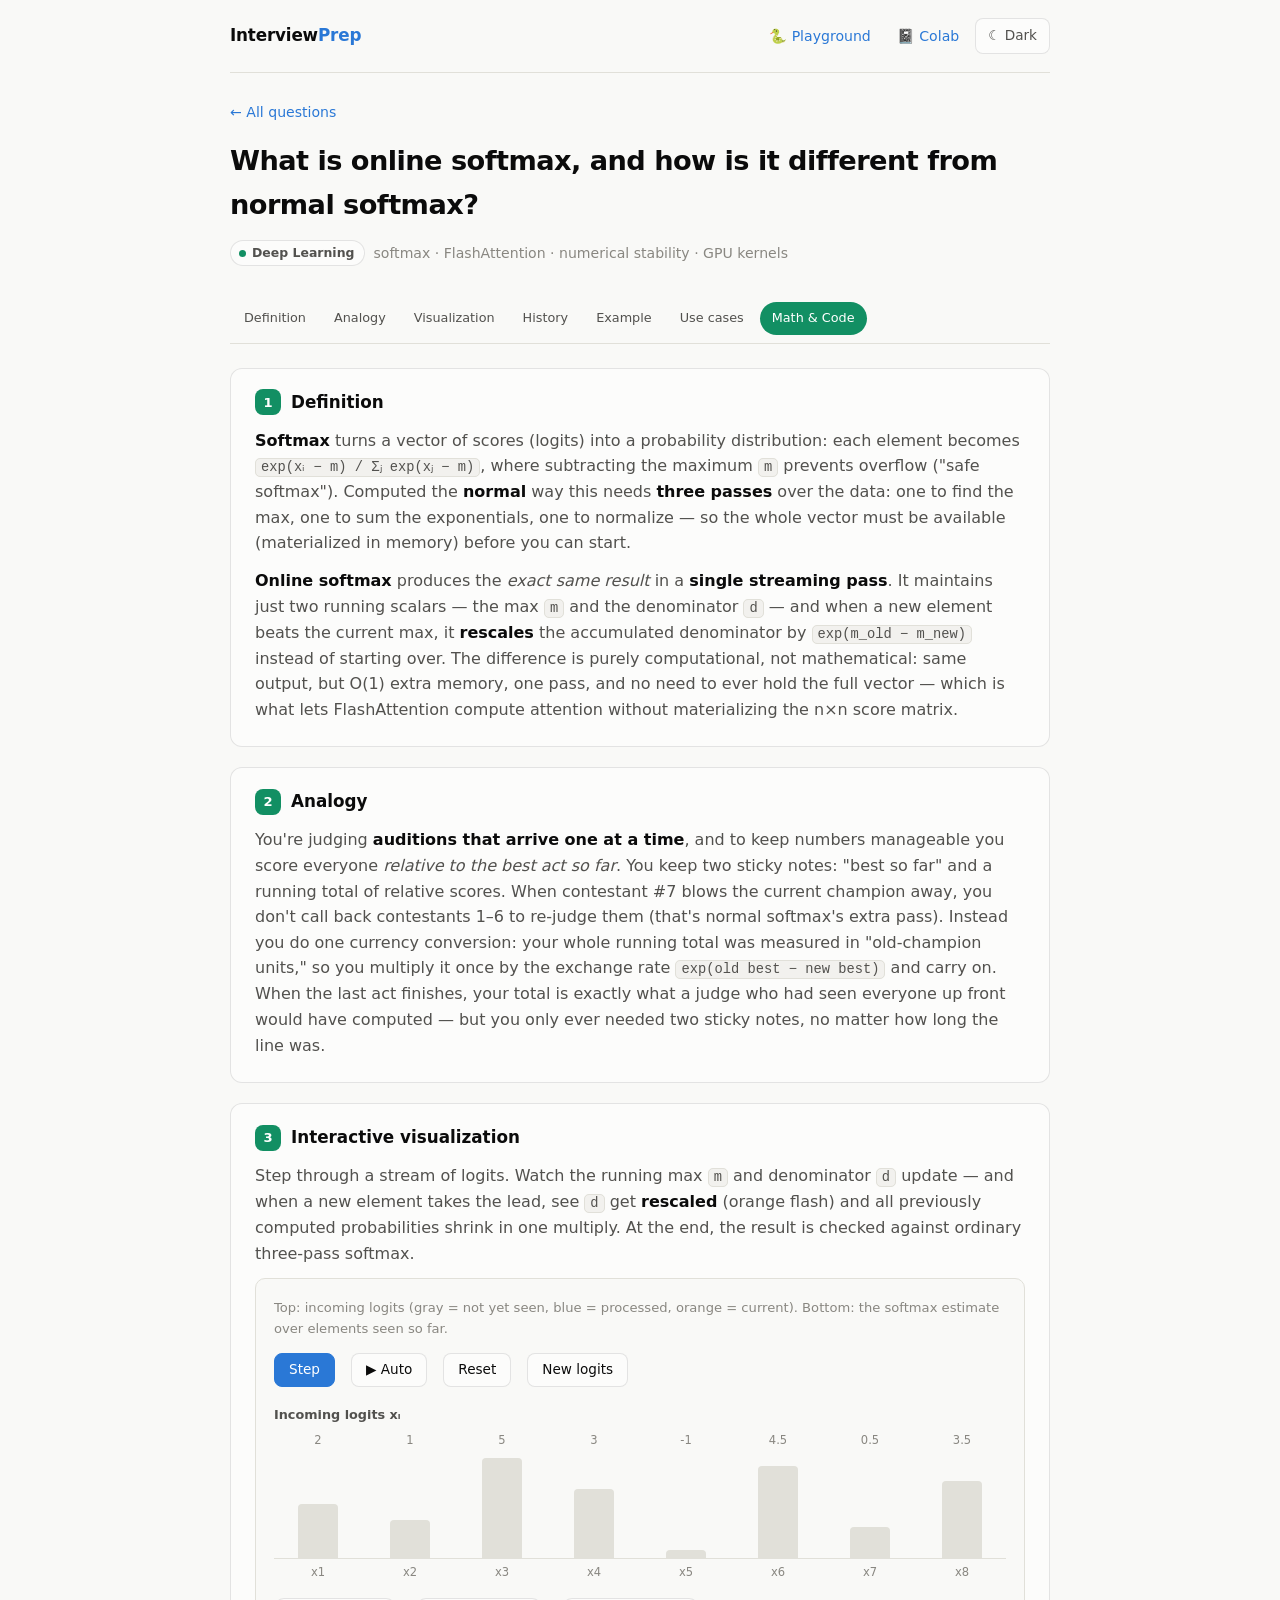
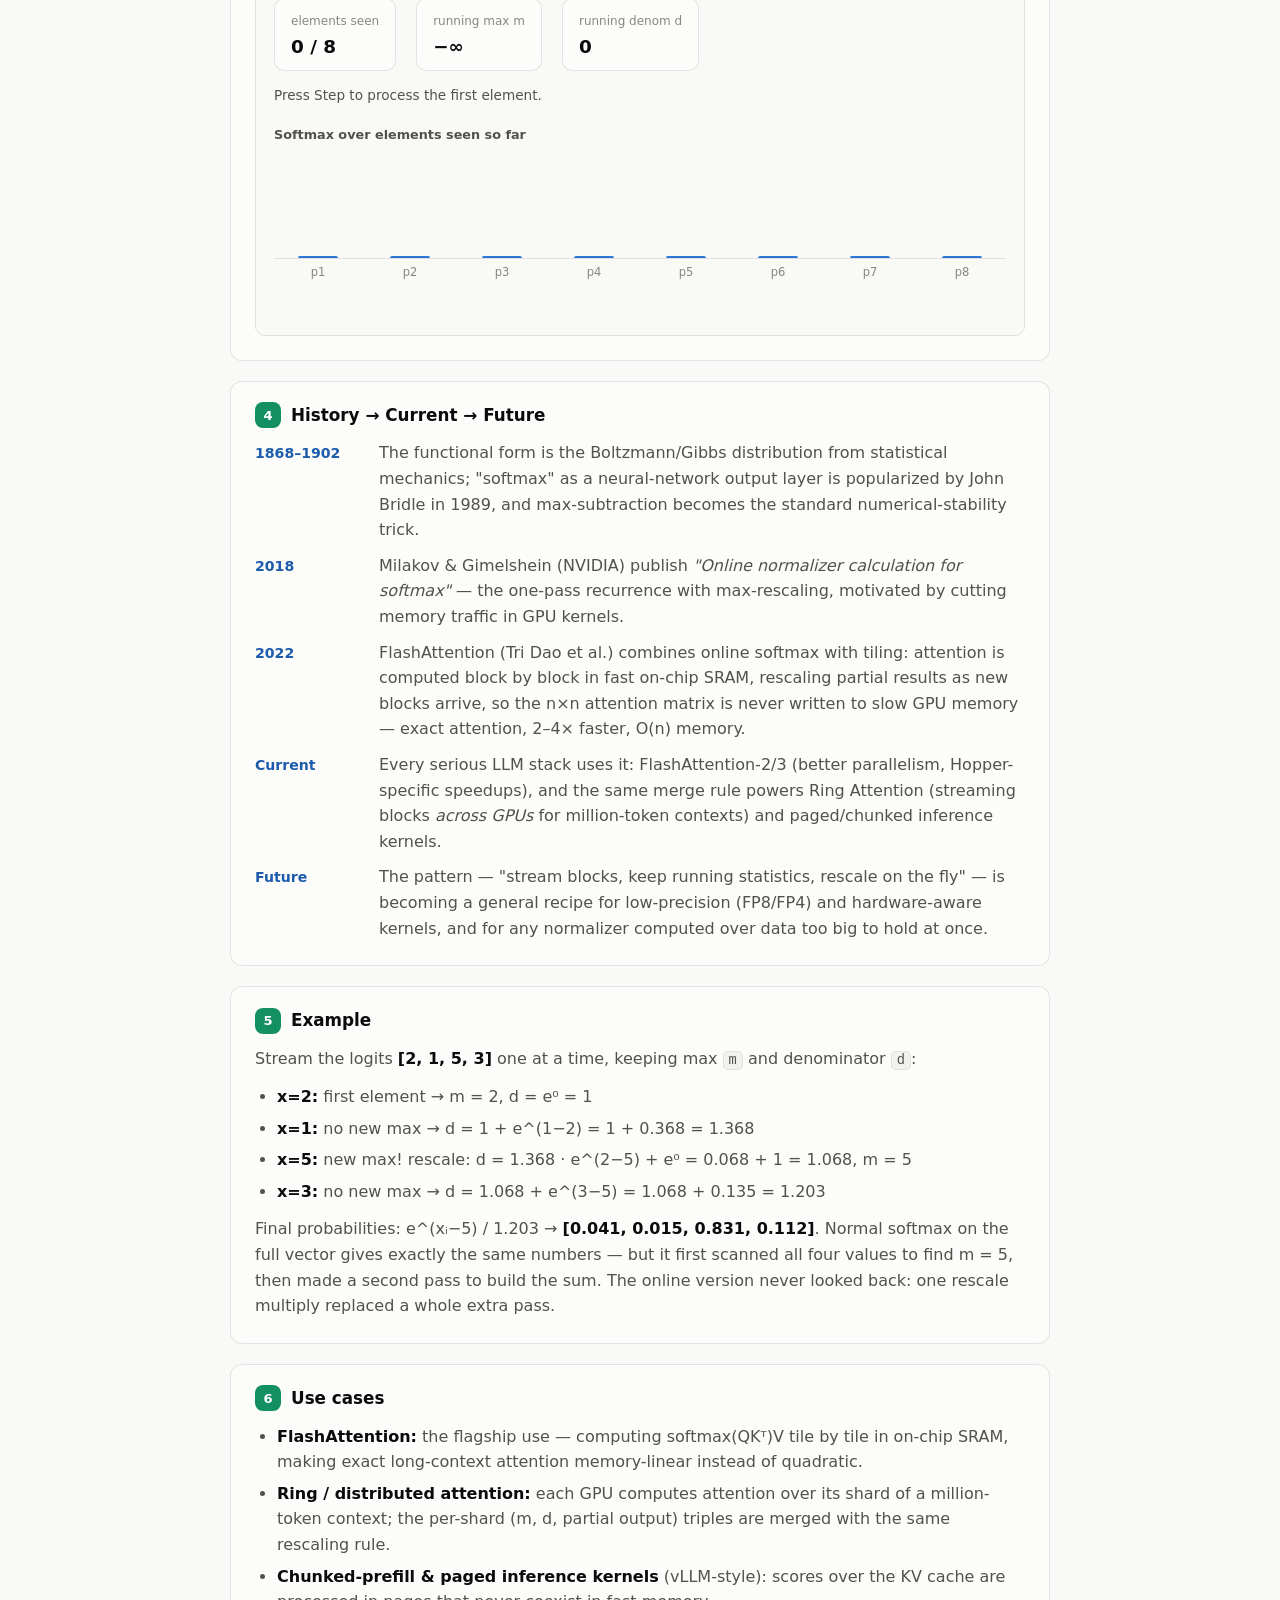
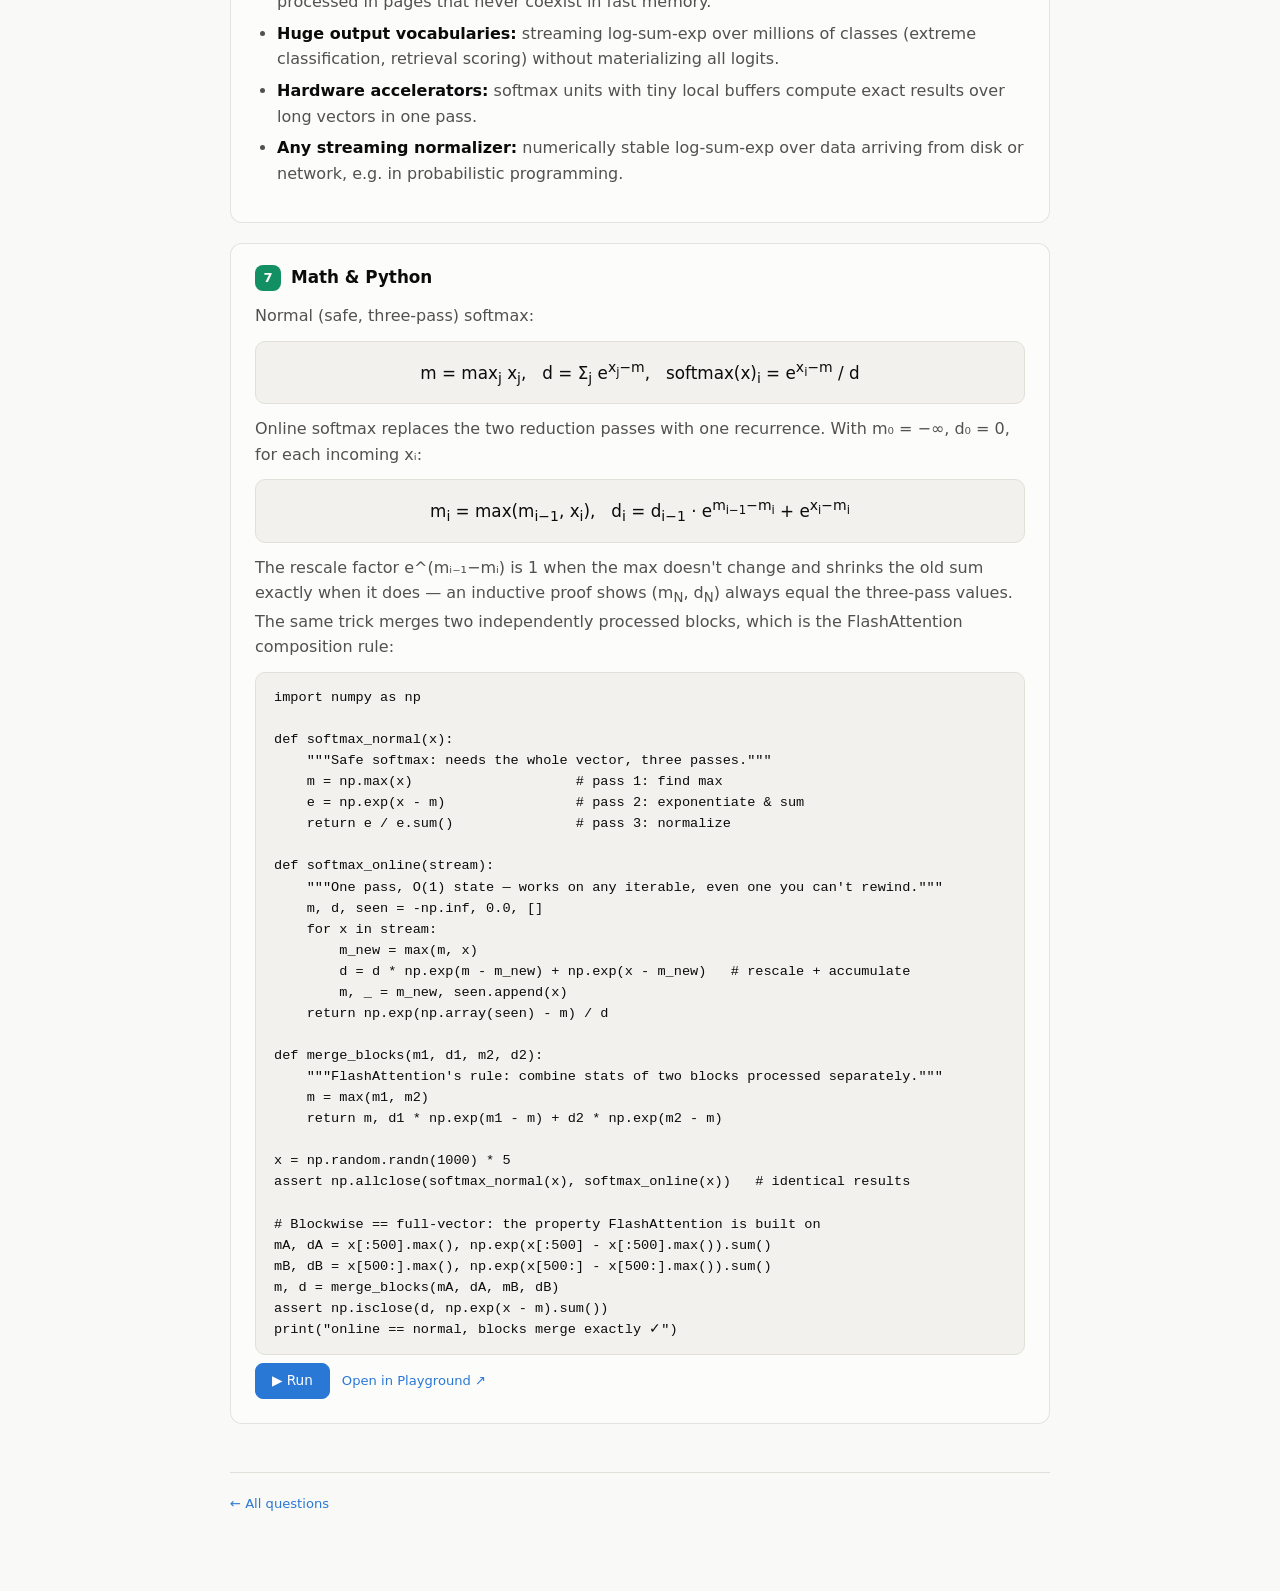
<file: questions/online-softmax.html>
<!DOCTYPE html>
<html lang="en">
<head>
<meta charset="utf-8">
<meta name="viewport" content="width=device-width, initial-scale=1">
<title>What is online softmax vs normal softmax? — InterviewPrep</title>
<link rel="stylesheet" href="../assets/style.css">
<link rel="icon" href="data:image/svg+xml,<svg xmlns='http://www.w3.org/2000/svg' viewBox='0 0 100 100'><text y='.9em' font-size='90'>🎯</text></svg>">
<script src="../assets/site.js"></script>
<script src="../assets/pyrunner.js"></script>
<style>
  .os-chart {
    display: flex; align-items: flex-end; gap: 4px;
    height: 130px; padding-top: 20px;
    border-bottom: 1px solid var(--hairline);
  }
  .os-col { flex: 1; display: flex; flex-direction: column; justify-content: flex-end; align-items: center; height: 100%; position: relative; }
  .os-bar { width: 70%; max-width: 40px; min-height: 2px; border-radius: 4px 4px 0 0; background: var(--hairline); transition: height 0.25s, background 0.25s; }
  .os-col.done .os-bar { background: var(--accent); }
  .os-col.cur .os-bar { background: var(--series-2); }
  .os-lab { position: absolute; top: -18px; font-size: 0.72rem; color: var(--muted); font-variant-numeric: tabular-nums; }
  .os-idx { display: flex; gap: 4px; margin: 4px 0 16px; }
  .os-idx span { flex: 1; text-align: center; font-size: 0.72rem; color: var(--muted); font-variant-numeric: tabular-nums; }
  .os-state {
    display: flex; flex-wrap: wrap; gap: 20px; margin: 14px 0;
    font-variant-numeric: tabular-nums;
  }
  .os-state .cell { background: var(--surface); border: 1px solid var(--border); border-radius: 10px; padding: 8px 16px; min-width: 110px; }
  .os-state .cell b { display: block; font-size: 1.15rem; }
  .os-state .cell small { color: var(--muted); font-size: 0.75rem; }
  .os-state .cell.flash { outline: 2px solid var(--series-2); }
  .os-event { min-height: 2.6em; }
  .os-h { font-size: 0.8rem; font-weight: 600; color: var(--text-secondary); margin: 18px 0 4px; }
  .cmp { display: grid; grid-template-columns: 1fr 1fr; gap: 12px; margin-top: 8px; }
  .cmp > div { background: var(--surface); border: 1px solid var(--border); border-radius: 10px; padding: 12px 16px; font-size: 0.88rem; color: var(--text-secondary); }
  .cmp b { color: var(--text-primary); display: block; margin-bottom: 6px; }
  @media (max-width: 560px) { .cmp { grid-template-columns: 1fr; } }
</style>
</head>
<body>
<div class="wrap">
  <header class="site">
    <a class="brand" href="../index.html">Interview<span>Prep</span></a>
    <div class="site-nav">
      <a class="nav-link" href="../playground.html">🐍 Playground</a>
      <a class="nav-link" href="../notebooks.html">📓 Colab</a>
      <button id="theme-toggle" type="button">☾ Dark</button>
    </div>
  </header>

  <nav class="crumb"><a href="../index.html">← All questions</a></nav>

  <article class="question">
    <h1>What is online softmax, and how is it different from normal softmax?</h1>
    <p class="q-topic">Deep Learning · softmax · FlashAttention · numerical stability · GPU kernels</p>

    <section class="qsection" id="definition">
      <h2><span class="num">1</span>Definition</h2>
      <p><strong>Softmax</strong> turns a vector of scores (logits) into a
      probability distribution: each element becomes
      <code>exp(xᵢ − m) / Σⱼ exp(xⱼ − m)</code>, where subtracting the maximum
      <code>m</code> prevents overflow ("safe softmax"). Computed the
      <strong>normal</strong> way this needs <strong>three passes</strong> over
      the data: one to find the max, one to sum the exponentials, one to
      normalize — so the whole vector must be available (materialized in
      memory) before you can start.</p>
      <p><strong>Online softmax</strong> produces the <em>exact same result</em>
      in a <strong>single streaming pass</strong>. It maintains just two running
      scalars — the max <code>m</code> and the denominator <code>d</code> — and
      when a new element beats the current max, it <strong>rescales</strong> the
      accumulated denominator by <code>exp(m_old − m_new)</code> instead of
      starting over. The difference is purely computational, not mathematical:
      same output, but O(1) extra memory, one pass, and no need to ever hold the
      full vector — which is what lets FlashAttention compute attention without
      materializing the n×n score matrix.</p>
    </section>

    <section class="qsection" id="analogy">
      <h2><span class="num">2</span>Analogy</h2>
      <p>You're judging <strong>auditions that arrive one at a time</strong>,
      and to keep numbers manageable you score everyone <em>relative to the best
      act so far</em>. You keep two sticky notes: "best so far" and a running
      total of relative scores. When contestant #7 blows the current champion
      away, you don't call back contestants 1–6 to re-judge them (that's normal
      softmax's extra pass). Instead you do one currency conversion: your whole
      running total was measured in "old-champion units," so you multiply it
      once by the exchange rate <code>exp(old best − new best)</code> and carry
      on. When the last act finishes, your total is exactly what a judge who had
      seen everyone up front would have computed — but you only ever needed two
      sticky notes, no matter how long the line was.</p>
    </section>

    <section class="qsection" id="visualization">
      <h2><span class="num">3</span>Interactive visualization</h2>
      <p>Step through a stream of logits. Watch the running max <code>m</code>
      and denominator <code>d</code> update — and when a new element takes the
      lead, see <code>d</code> get <strong>rescaled</strong> (orange flash) and
      all previously computed probabilities shrink in one multiply. At the end,
      the result is checked against ordinary three-pass softmax.</p>
      <div class="viz">
        <p class="viz-hint">Top: incoming logits (gray = not yet seen, blue = processed, orange = current). Bottom: the softmax estimate over elements seen so far.</p>
        <div class="controls">
          <button id="os-step" type="button" class="primary">Step</button>
          <button id="os-auto" type="button">▶ Auto</button>
          <button id="os-reset" type="button">Reset</button>
          <button id="os-new" type="button">New logits</button>
        </div>
        <div class="os-h">Incoming logits xᵢ</div>
        <div class="os-chart" id="os-in"></div>
        <div class="os-idx" id="os-in-idx"></div>
        <div class="os-state">
          <div class="cell" id="cell-i"><small>elements seen</small><b id="st-i">0 / 8</b></div>
          <div class="cell" id="cell-m"><small>running max m</small><b id="st-m">−∞</b></div>
          <div class="cell" id="cell-d"><small>running denom d</small><b id="st-d">0</b></div>
        </div>
        <div class="readout os-event" id="os-event">Press Step to process the first element.</div>
        <div class="os-h">Softmax over elements seen so far</div>
        <div class="os-chart" id="os-out" style="height:110px"></div>
        <div class="os-idx" id="os-out-idx"></div>
        <div class="readout" id="os-check"></div>
      </div>
    </section>

    <section class="qsection" id="history">
      <h2><span class="num">4</span>History → Current → Future</h2>
      <div class="timeline">
        <div class="t-row"><div class="t-when">1868–1902</div><div class="t-what">The functional form is the Boltzmann/Gibbs distribution from statistical mechanics; "softmax" as a neural-network output layer is popularized by John Bridle in 1989, and max-subtraction becomes the standard numerical-stability trick.</div></div>
        <div class="t-row"><div class="t-when">2018</div><div class="t-what">Milakov &amp; Gimelshein (NVIDIA) publish <em>"Online normalizer calculation for softmax"</em> — the one-pass recurrence with max-rescaling, motivated by cutting memory traffic in GPU kernels.</div></div>
        <div class="t-row"><div class="t-when">2022</div><div class="t-what">FlashAttention (Tri Dao et&nbsp;al.) combines online softmax with tiling: attention is computed block by block in fast on-chip SRAM, rescaling partial results as new blocks arrive, so the n×n attention matrix is never written to slow GPU memory — exact attention, 2–4× faster, O(n) memory.</div></div>
        <div class="t-row"><div class="t-when">Current</div><div class="t-what">Every serious LLM stack uses it: FlashAttention-2/3 (better parallelism, Hopper-specific speedups), and the same merge rule powers Ring Attention (streaming blocks <em>across GPUs</em> for million-token contexts) and paged/chunked inference kernels.</div></div>
        <div class="t-row"><div class="t-when">Future</div><div class="t-what">The pattern — "stream blocks, keep running statistics, rescale on the fly" — is becoming a general recipe for low-precision (FP8/FP4) and hardware-aware kernels, and for any normalizer computed over data too big to hold at once.</div></div>
      </div>
    </section>

    <section class="qsection" id="example">
      <h2><span class="num">5</span>Example</h2>
      <p>Stream the logits <strong>[2, 1, 5, 3]</strong> one at a time, keeping max
      <code>m</code> and denominator <code>d</code>:</p>
      <ul>
        <li><strong>x=2:</strong> first element → m = 2, d = e⁰ = 1</li>
        <li><strong>x=1:</strong> no new max → d = 1 + e^(1−2) = 1 + 0.368 = 1.368</li>
        <li><strong>x=5:</strong> new max! rescale: d = 1.368 · e^(2−5) + e⁰ = 0.068 + 1 = 1.068, m = 5</li>
        <li><strong>x=3:</strong> no new max → d = 1.068 + e^(3−5) = 1.068 + 0.135 = 1.203</li>
      </ul>
      <p>Final probabilities: e^(xᵢ−5) / 1.203 → <strong>[0.041, 0.015, 0.831, 0.112]</strong>.
      Normal softmax on the full vector gives exactly the same numbers — but it
      first scanned all four values to find m = 5, then made a second pass to
      build the sum. The online version never looked back: one rescale multiply
      replaced a whole extra pass.</p>
    </section>

    <section class="qsection" id="usecase">
      <h2><span class="num">6</span>Use cases</h2>
      <ul>
        <li><strong>FlashAttention:</strong> the flagship use — computing softmax(QKᵀ)V tile by tile in on-chip SRAM, making exact long-context attention memory-linear instead of quadratic.</li>
        <li><strong>Ring / distributed attention:</strong> each GPU computes attention over its shard of a million-token context; the per-shard (m, d, partial output) triples are merged with the same rescaling rule.</li>
        <li><strong>Chunked-prefill &amp; paged inference kernels</strong> (vLLM-style): scores over the KV cache are processed in pages that never coexist in fast memory.</li>
        <li><strong>Huge output vocabularies:</strong> streaming log-sum-exp over millions of classes (extreme classification, retrieval scoring) without materializing all logits.</li>
        <li><strong>Hardware accelerators:</strong> softmax units with tiny local buffers compute exact results over long vectors in one pass.</li>
        <li><strong>Any streaming normalizer:</strong> numerically stable log-sum-exp over data arriving from disk or network, e.g. in probabilistic programming.</li>
      </ul>
    </section>

    <section class="qsection" id="math">
      <h2><span class="num">7</span>Math &amp; Python</h2>
      <p>Normal (safe, three-pass) softmax:</p>
      <div class="formula">
        m = max<sub>j</sub> x<sub>j</sub>,&nbsp;&nbsp;
        d = Σ<sub>j</sub> e<sup>x<sub>j</sub>−m</sup>,&nbsp;&nbsp;
        softmax(x)<sub>i</sub> = e<sup>x<sub>i</sub>−m</sup> / d
      </div>
      <p>Online softmax replaces the two reduction passes with one recurrence.
      With m₀ = −∞, d₀ = 0, for each incoming xᵢ:</p>
      <div class="formula">
        m<sub>i</sub> = max(m<sub>i−1</sub>, x<sub>i</sub>),&nbsp;&nbsp;
        d<sub>i</sub> = d<sub>i−1</sub> · e<sup>m<sub>i−1</sub>−m<sub>i</sub></sup> + e<sup>x<sub>i</sub>−m<sub>i</sub></sup>
      </div>
      <p>The rescale factor e^(mᵢ₋₁−mᵢ) is 1 when the max doesn't change and
      shrinks the old sum exactly when it does — an inductive proof shows
      (m<sub>N</sub>, d<sub>N</sub>) always equal the three-pass values. The same
      trick merges two independently processed blocks, which is the FlashAttention
      composition rule:</p>
<pre><code>import numpy as np

def softmax_normal(x):
    """Safe softmax: needs the whole vector, three passes."""
    m = np.max(x)                    # pass 1: find max
    e = np.exp(x - m)                # pass 2: exponentiate & sum
    return e / e.sum()               # pass 3: normalize

def softmax_online(stream):
    """One pass, O(1) state — works on any iterable, even one you can't rewind."""
    m, d, seen = -np.inf, 0.0, []
    for x in stream:
        m_new = max(m, x)
        d = d * np.exp(m - m_new) + np.exp(x - m_new)   # rescale + accumulate
        m, _ = m_new, seen.append(x)
    return np.exp(np.array(seen) - m) / d

def merge_blocks(m1, d1, m2, d2):
    """FlashAttention's rule: combine stats of two blocks processed separately."""
    m = max(m1, m2)
    return m, d1 * np.exp(m1 - m) + d2 * np.exp(m2 - m)

x = np.random.randn(1000) * 5
assert np.allclose(softmax_normal(x), softmax_online(x))   # identical results

# Blockwise == full-vector: the property FlashAttention is built on
mA, dA = x[:500].max(), np.exp(x[:500] - x[:500].max()).sum()
mB, dB = x[500:].max(), np.exp(x[500:] - x[500:].max()).sum()
m, d = merge_blocks(mA, dA, mB, dB)
assert np.isclose(d, np.exp(x - m).sum())
print("online == normal, blocks merge exactly ✓")
</code></pre>
    </section>
  </article>

  <footer class="site">
    <a href="../index.html">← All questions</a>
  </footer>
</div>

<script>
(function () {
  var N = 8;
  var logits = [];
  var st; // {i, m, d, timer}
  var inChart = document.getElementById("os-in");
  var inIdx = document.getElementById("os-in-idx");
  var outChart = document.getElementById("os-out");
  var outIdx = document.getElementById("os-out-idx");
  var stI = document.getElementById("st-i"), stM = document.getElementById("st-m"), stD = document.getElementById("st-d");
  var cellD = document.getElementById("cell-d");
  var eventEl = document.getElementById("os-event");
  var checkEl = document.getElementById("os-check");
  var autoBtn = document.getElementById("os-auto");

  var inCols = [], inLabs = [], outCols = [];
  for (var i = 0; i < N; i++) {
    var c = document.createElement("div");
    c.className = "os-col";
    var lab = document.createElement("div"); lab.className = "os-lab";
    var bar = document.createElement("div"); bar.className = "os-bar";
    c.appendChild(lab); c.appendChild(bar);
    inChart.appendChild(c); inCols.push(c); inLabs.push(lab);
    var s = document.createElement("span"); s.textContent = "x" + (i + 1); inIdx.appendChild(s);

    var oc = document.createElement("div");
    oc.className = "os-col done";
    var ob = document.createElement("div"); ob.className = "os-bar";
    oc.appendChild(ob);
    outChart.appendChild(oc); outCols.push(oc);
    var os = document.createElement("span"); os.textContent = "p" + (i + 1); outIdx.appendChild(os);
  }

  function newLogits() {
    logits = [];
    for (var i = 0; i < N; i++) logits.push(Math.round((Math.random() * 10 - 4) * 10) / 10);
    reset();
  }

  function stopAuto() {
    if (st && st.timer) { clearInterval(st.timer); st.timer = null; }
    autoBtn.textContent = "▶ Auto";
  }

  function reset() {
    stopAuto();
    st = { i: 0, m: -Infinity, d: 0, timer: null };
    eventEl.textContent = "Press Step to process the first element.";
    checkEl.textContent = "";
    render();
  }

  function fmt(v) { return v === -Infinity ? "−∞" : (Math.round(v * 1000) / 1000).toString(); }

  function render(flash) {
    var lo = Math.min.apply(null, logits), hi = Math.max.apply(null, logits);
    logits.forEach(function (x, i) {
      var h = 8 + (x - lo) / (hi - lo || 1) * 92;
      inCols[i].className = "os-col" + (i < st.i ? " done" : "") + (i === st.i - 1 ? " cur" : "");
      inCols[i].querySelector(".os-bar").style.height = h + "px";
      inLabs[i].textContent = x;
    });

    stI.textContent = st.i + " / " + N;
    stM.textContent = fmt(st.m);
    stD.textContent = fmt(st.d);
    cellD.className = "cell" + (flash ? " flash" : "");

    // Current softmax estimate over the processed prefix
    var pmax = 0, probs = [];
    for (var i = 0; i < N; i++) {
      var p = i < st.i ? Math.exp(logits[i] - st.m) / st.d : 0;
      probs.push(p); pmax = Math.max(pmax, p);
    }
    probs.forEach(function (p, i) {
      var bar = outCols[i].querySelector(".os-bar");
      bar.style.height = (p > 0 ? 6 + p / pmax * 84 : 2) + "px";
      outCols[i].title = p > 0 ? "p" + (i + 1) + " = " + (p * 100).toFixed(1) + "%" : "";
    });

    if (st.i === N) {
      // Verify against ordinary three-pass softmax
      var m = Math.max.apply(null, logits);
      var d = logits.reduce(function (a, x) { return a + Math.exp(x - m); }, 0);
      var maxErr = 0;
      logits.forEach(function (x, i) {
        maxErr = Math.max(maxErr, Math.abs(Math.exp(x - m) / d - probs[i]));
      });
      checkEl.textContent = "✓ Done in one pass. Matches three-pass softmax (max difference " +
        maxErr.toExponential(1) + ").";
    }
  }

  function step() {
    if (st.i >= N) { stopAuto(); return; }
    var x = logits[st.i];
    var mNew = Math.max(st.m, x);
    var rescale = st.m !== -Infinity && mNew > st.m;
    var dOld = st.d;
    st.d = st.d * Math.exp(st.m === -Infinity ? 0 : st.m - mNew) + Math.exp(x - mNew);
    var mOld = st.m;
    st.m = mNew;
    st.i++;

    eventEl.textContent = rescale
      ? "x" + st.i + " = " + x + " is a NEW MAX → rescale: d = " + fmt(dOld) +
        " · e^(" + fmt(mOld) + "−" + fmt(mNew) + ") + 1 = " + fmt(st.d) +
        ". All earlier probabilities shrink by that factor."
      : "x" + st.i + " = " + x + " ≤ m → just accumulate: d += e^(" + x + "−" + fmt(st.m) + ") → " + fmt(st.d);
    render(rescale);
  }

  document.getElementById("os-step").addEventListener("click", function () { stopAuto(); step(); });
  autoBtn.addEventListener("click", function () {
    if (st.timer) { stopAuto(); return; }
    if (st.i >= N) reset();
    st.timer = setInterval(step, 1000);
    autoBtn.textContent = "❚❚ Pause";
  });
  document.getElementById("os-reset").addEventListener("click", reset);
  document.getElementById("os-new").addEventListener("click", newLogits);

  logits = [2, 1, 5, 3, -1, 4.5, 0.5, 3.5];   // first run mirrors the worked example
  reset();
})();
</script>
</body>
</html>
</file>
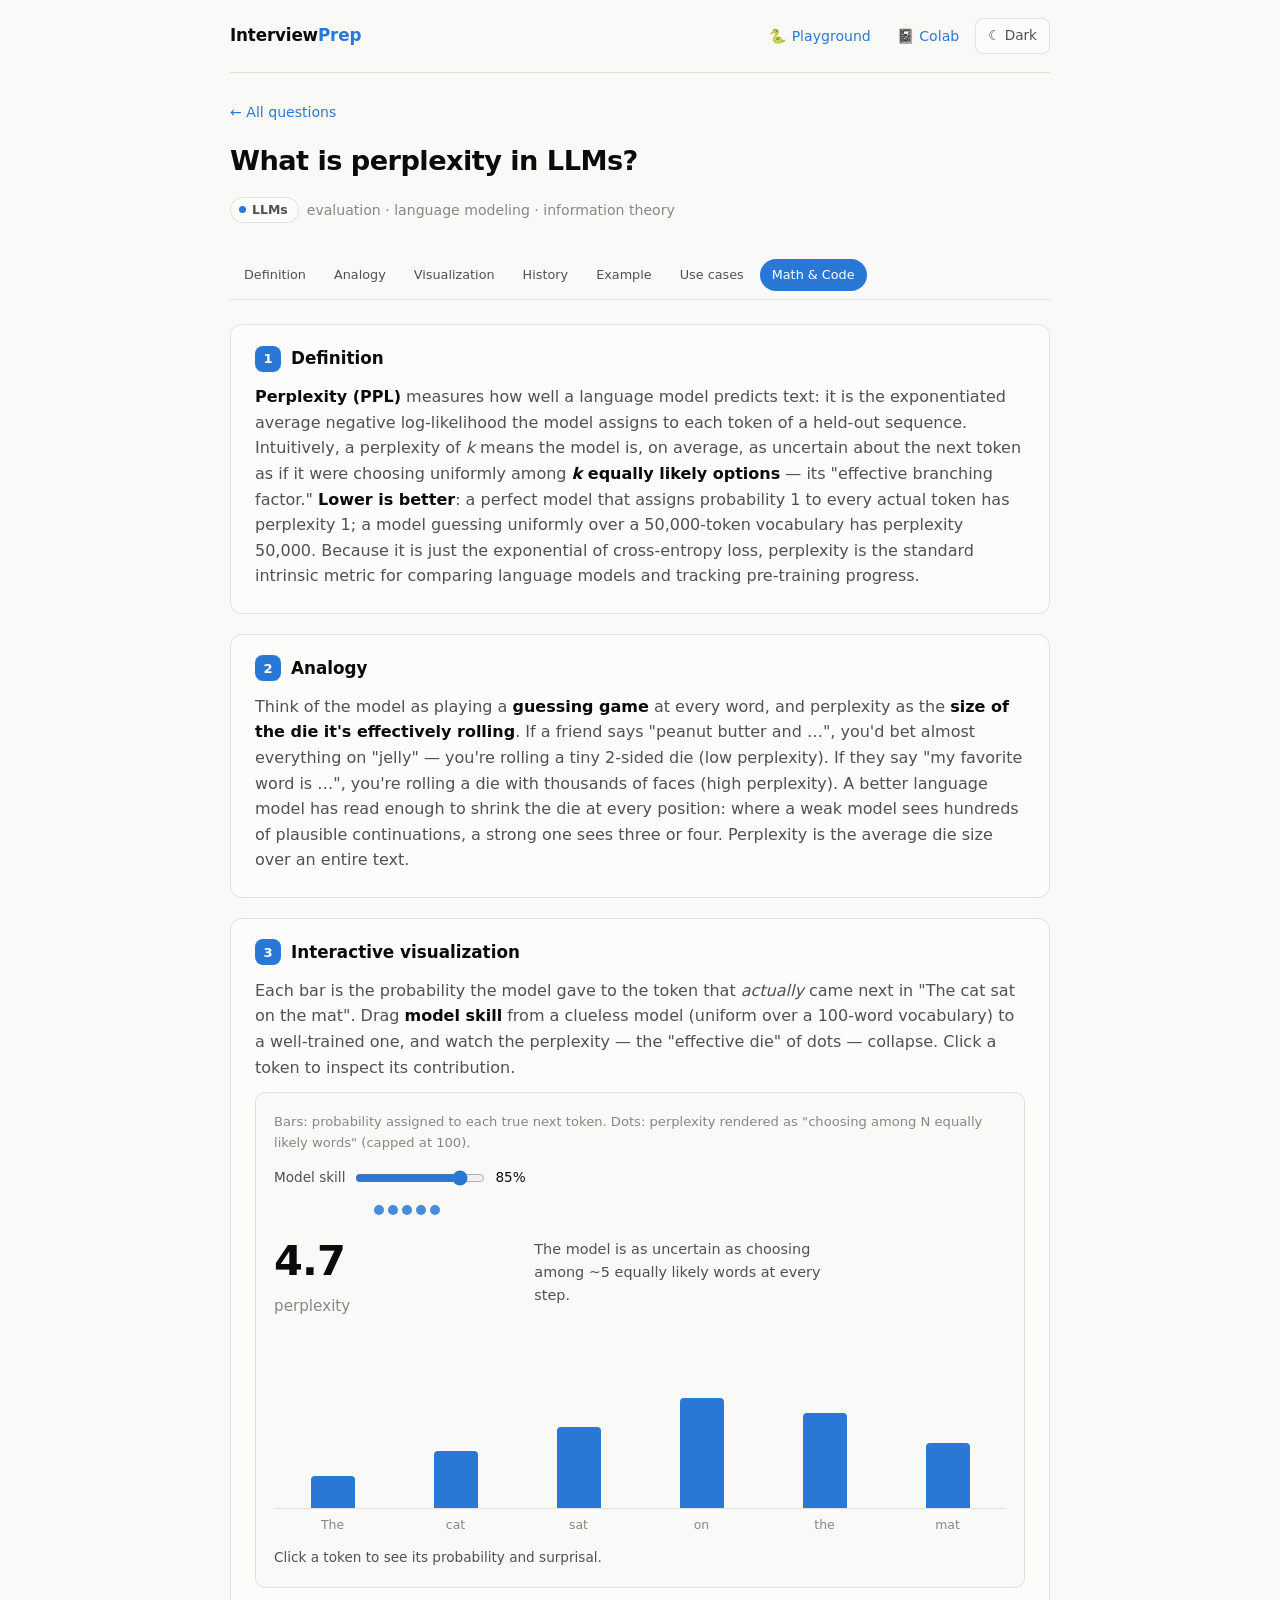
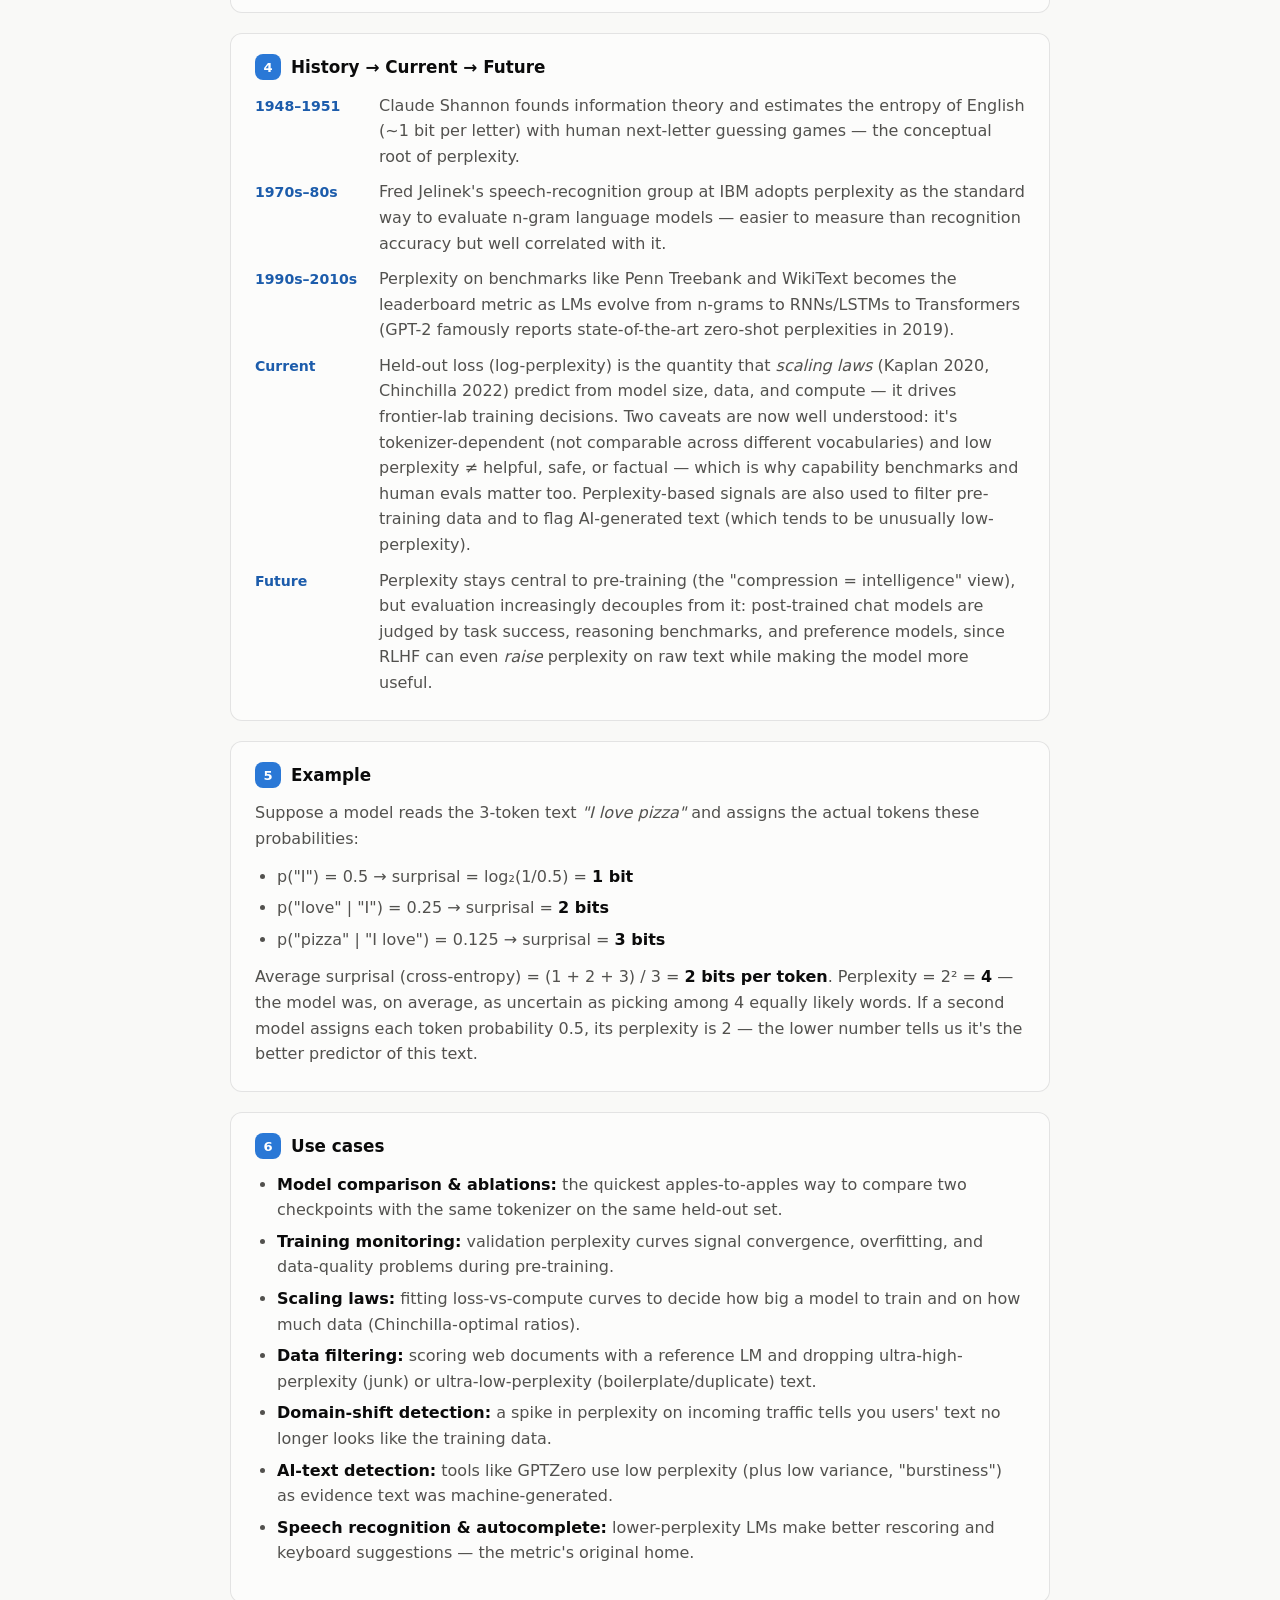
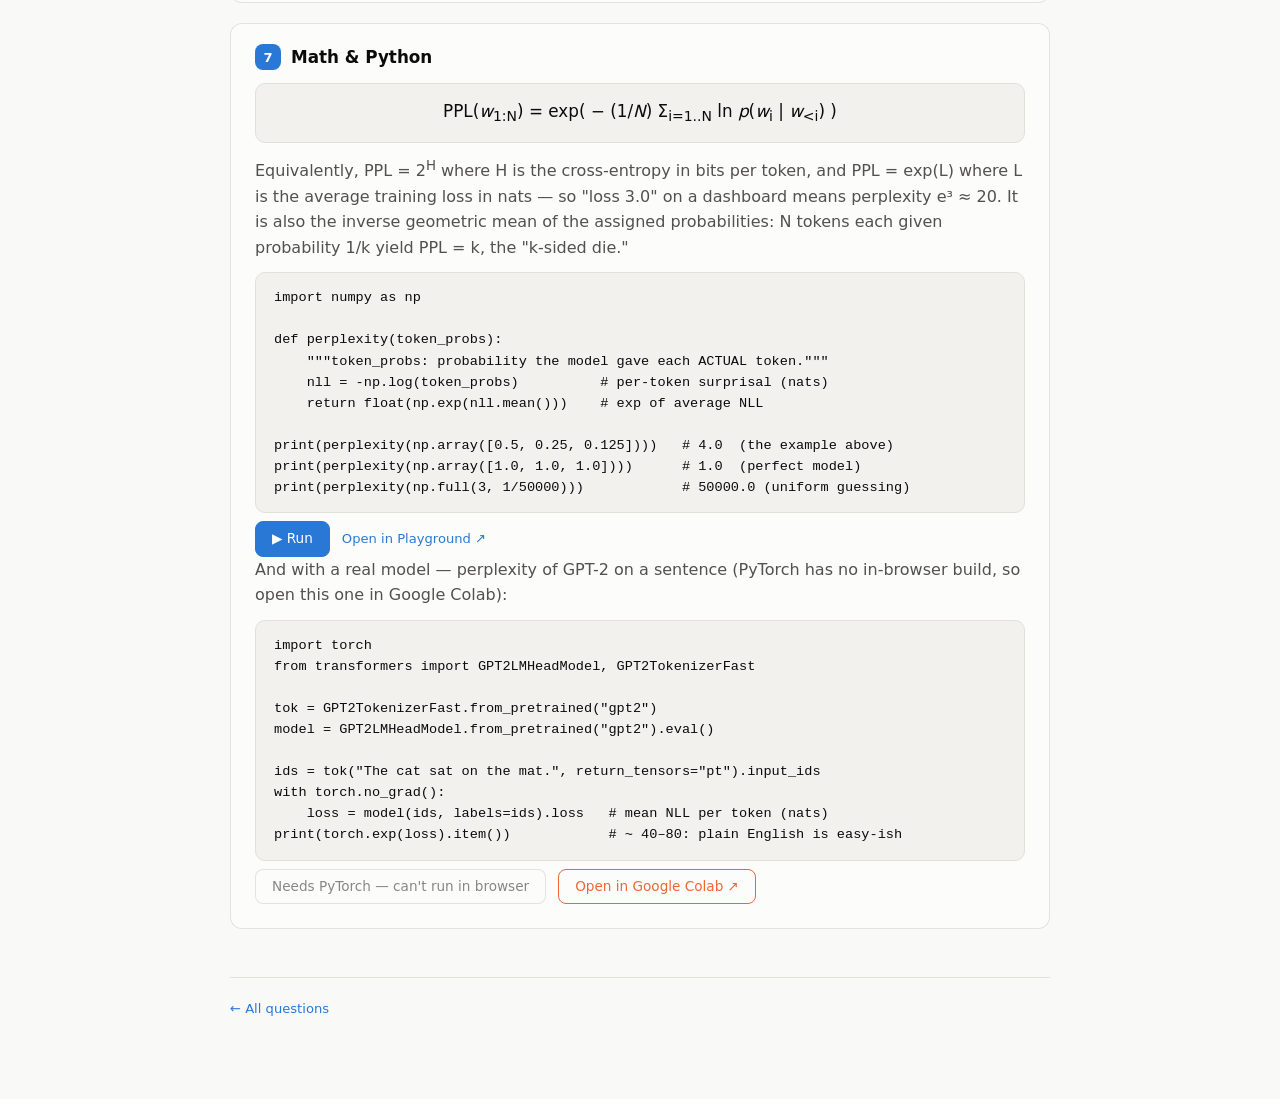
<file: questions/perplexity.html>
<!DOCTYPE html>
<html lang="en">
<head>
<meta charset="utf-8">
<meta name="viewport" content="width=device-width, initial-scale=1">
<title>What is perplexity in LLMs? — InterviewPrep</title>
<link rel="stylesheet" href="../assets/style.css">
<link rel="icon" href="data:image/svg+xml,<svg xmlns='http://www.w3.org/2000/svg' viewBox='0 0 100 100'><text y='.9em' font-size='90'>🎯</text></svg>">
<script src="../assets/site.js"></script>
<script src="../assets/pyrunner.js"></script>
<style>
  .ppl-hero {
    display: flex; flex-wrap: wrap; gap: 24px; align-items: center;
    margin-bottom: 18px;
  }
  .ppl-num { font-size: 2.6rem; font-weight: 700; letter-spacing: -0.02em; }
  .ppl-num small { font-size: 0.95rem; font-weight: 400; color: var(--muted); display: block; letter-spacing: 0; }
  .ppl-caption { font-size: 0.9rem; color: var(--text-secondary); max-width: 34ch; }
  .dice-grid { display: grid; grid-template-columns: repeat(10, 10px); gap: 4px; }
  .dice-grid i { width: 10px; height: 10px; border-radius: 50%; background: var(--accent); opacity: 0.85; }
  .tok-chart {
    display: flex; align-items: flex-end; gap: 6px;
    height: 150px; padding-top: 22px;
    border-bottom: 1px solid var(--hairline);
  }
  .tok-col { flex: 1; display: flex; flex-direction: column; justify-content: flex-end; align-items: center; height: 100%; position: relative; cursor: pointer; }
  .tok-bar { width: 70%; max-width: 44px; min-height: 2px; background: var(--accent); border-radius: 4px 4px 0 0; transition: height 0.2s; }
  .tok-col.sel .tok-bar { background: var(--series-2); }
  .tok-label { position: absolute; top: -20px; font-size: 0.75rem; font-weight: 600; font-variant-numeric: tabular-nums; }
  .tok-words { display: flex; gap: 6px; margin-top: 6px; }
  .tok-words span { flex: 1; text-align: center; font-size: 0.78rem; color: var(--muted); }
  .tok-words span.sel { color: var(--series-2); font-weight: 700; }
</style>
</head>
<body>
<div class="wrap">
  <header class="site">
    <a class="brand" href="../index.html">Interview<span>Prep</span></a>
    <div class="site-nav">
      <a class="nav-link" href="../playground.html">🐍 Playground</a>
      <a class="nav-link" href="../notebooks.html">📓 Colab</a>
      <button id="theme-toggle" type="button">☾ Dark</button>
    </div>
  </header>

  <nav class="crumb"><a href="../index.html">← All questions</a></nav>

  <article class="question">
    <h1>What is perplexity in LLMs?</h1>
    <p class="q-topic">LLMs · evaluation · language modeling · information theory</p>

    <section class="qsection" id="definition">
      <h2><span class="num">1</span>Definition</h2>
      <p><strong>Perplexity (PPL)</strong> measures how well a language model
      predicts text: it is the exponentiated average negative log-likelihood the
      model assigns to each token of a held-out sequence. Intuitively, a
      perplexity of <em>k</em> means the model is, on average, as uncertain
      about the next token as if it were choosing uniformly among
      <strong><em>k</em> equally likely options</strong> — its "effective
      branching factor." <strong>Lower is better</strong>: a perfect model that
      assigns probability 1 to every actual token has perplexity 1; a model
      guessing uniformly over a 50,000-token vocabulary has perplexity 50,000.
      Because it is just the exponential of cross-entropy loss, perplexity is
      the standard intrinsic metric for comparing language models and tracking
      pre-training progress.</p>
    </section>

    <section class="qsection" id="analogy">
      <h2><span class="num">2</span>Analogy</h2>
      <p>Think of the model as playing a <strong>guessing game</strong> at every
      word, and perplexity as the <strong>size of the die it's effectively
      rolling</strong>. If a friend says "peanut butter and …", you'd bet almost
      everything on "jelly" — you're rolling a tiny 2-sided die (low
      perplexity). If they say "my favorite word is …", you're rolling a die
      with thousands of faces (high perplexity). A better language model has
      read enough to shrink the die at every position: where a weak model sees
      hundreds of plausible continuations, a strong one sees three or four.
      Perplexity is the average die size over an entire text.</p>
    </section>

    <section class="qsection" id="visualization">
      <h2><span class="num">3</span>Interactive visualization</h2>
      <p>Each bar is the probability the model gave to the token that
      <em>actually</em> came next in "The cat sat on the mat". Drag
      <strong>model skill</strong> from a clueless model (uniform over a
      100-word vocabulary) to a well-trained one, and watch the perplexity — the
      "effective die" of dots — collapse. Click a token to inspect its
      contribution.</p>
      <div class="viz">
        <p class="viz-hint">Bars: probability assigned to each true next token. Dots: perplexity rendered as "choosing among N equally likely words" (capped at 100).</p>
        <div class="controls">
          <label>Model skill
            <input type="range" id="skill" min="0" max="1" step="0.01" value="0.85">
            <output id="skill-out">85%</output>
          </label>
        </div>
        <div class="ppl-hero">
          <div class="ppl-num"><span id="ppl-val">–</span><small>perplexity</small></div>
          <div class="dice-grid" id="dice" aria-hidden="true"></div>
          <div class="ppl-caption" id="ppl-caption"></div>
        </div>
        <div class="tok-chart" id="tok-chart"></div>
        <div class="tok-words" id="tok-words"></div>
        <div class="readout" id="tok-readout">Click a token to see its probability and surprisal.</div>
      </div>
    </section>

    <section class="qsection" id="history">
      <h2><span class="num">4</span>History → Current → Future</h2>
      <div class="timeline">
        <div class="t-row"><div class="t-when">1948–1951</div><div class="t-what">Claude Shannon founds information theory and estimates the entropy of English (~1 bit per letter) with human next-letter guessing games — the conceptual root of perplexity.</div></div>
        <div class="t-row"><div class="t-when">1970s–80s</div><div class="t-what">Fred Jelinek's speech-recognition group at IBM adopts perplexity as the standard way to evaluate n-gram language models — easier to measure than recognition accuracy but well correlated with it.</div></div>
        <div class="t-row"><div class="t-when">1990s–2010s</div><div class="t-what">Perplexity on benchmarks like Penn Treebank and WikiText becomes the leaderboard metric as LMs evolve from n-grams to RNNs/LSTMs to Transformers (GPT-2 famously reports state-of-the-art zero-shot perplexities in 2019).</div></div>
        <div class="t-row"><div class="t-when">Current</div><div class="t-what">Held-out loss (log-perplexity) is the quantity that <em>scaling laws</em> (Kaplan 2020, Chinchilla 2022) predict from model size, data, and compute — it drives frontier-lab training decisions. Two caveats are now well understood: it's tokenizer-dependent (not comparable across different vocabularies) and low perplexity ≠ helpful, safe, or factual — which is why capability benchmarks and human evals matter too. Perplexity-based signals are also used to filter pre-training data and to flag AI-generated text (which tends to be unusually low-perplexity).</div></div>
        <div class="t-row"><div class="t-when">Future</div><div class="t-what">Perplexity stays central to pre-training (the "compression = intelligence" view), but evaluation increasingly decouples from it: post-trained chat models are judged by task success, reasoning benchmarks, and preference models, since RLHF can even <em>raise</em> perplexity on raw text while making the model more useful.</div></div>
      </div>
    </section>

    <section class="qsection" id="example">
      <h2><span class="num">5</span>Example</h2>
      <p>Suppose a model reads the 3-token text <em>"I love pizza"</em> and assigns
      the actual tokens these probabilities:</p>
      <ul>
        <li>p("I") = 0.5 → surprisal = log₂(1/0.5) = <strong>1 bit</strong></li>
        <li>p("love" | "I") = 0.25 → surprisal = <strong>2 bits</strong></li>
        <li>p("pizza" | "I love") = 0.125 → surprisal = <strong>3 bits</strong></li>
      </ul>
      <p>Average surprisal (cross-entropy) = (1 + 2 + 3) / 3 = <strong>2 bits per
      token</strong>. Perplexity = 2² = <strong>4</strong> — the model was, on
      average, as uncertain as picking among 4 equally likely words. If a second
      model assigns each token probability 0.5, its perplexity is 2 — the lower
      number tells us it's the better predictor of this text.</p>
    </section>

    <section class="qsection" id="usecase">
      <h2><span class="num">6</span>Use cases</h2>
      <ul>
        <li><strong>Model comparison &amp; ablations:</strong> the quickest apples-to-apples way to compare two checkpoints with the same tokenizer on the same held-out set.</li>
        <li><strong>Training monitoring:</strong> validation perplexity curves signal convergence, overfitting, and data-quality problems during pre-training.</li>
        <li><strong>Scaling laws:</strong> fitting loss-vs-compute curves to decide how big a model to train and on how much data (Chinchilla-optimal ratios).</li>
        <li><strong>Data filtering:</strong> scoring web documents with a reference LM and dropping ultra-high-perplexity (junk) or ultra-low-perplexity (boilerplate/duplicate) text.</li>
        <li><strong>Domain-shift detection:</strong> a spike in perplexity on incoming traffic tells you users' text no longer looks like the training data.</li>
        <li><strong>AI-text detection:</strong> tools like GPTZero use low perplexity (plus low variance, "burstiness") as evidence text was machine-generated.</li>
        <li><strong>Speech recognition &amp; autocomplete:</strong> lower-perplexity LMs make better rescoring and keyboard suggestions — the metric's original home.</li>
      </ul>
    </section>

    <section class="qsection" id="math">
      <h2><span class="num">7</span>Math &amp; Python</h2>
      <div class="formula">
        PPL(<span class="var">w</span><sub>1:N</sub>) =
        exp( − (1/<span class="var">N</span>) Σ<sub>i=1..N</sub>
        ln <span class="var">p</span>(<span class="var">w</span><sub>i</sub> | <span class="var">w</span><sub>&lt;i</sub>) )
      </div>
      <p>Equivalently, PPL = 2<sup>H</sup> where H is the cross-entropy in bits per
      token, and PPL = exp(L) where L is the average training loss in nats — so
      "loss 3.0" on a dashboard means perplexity e³ ≈ 20. It is also the inverse
      geometric mean of the assigned probabilities: N tokens each given
      probability 1/k yield PPL = k, the "k-sided die."</p>
<pre><code>import numpy as np

def perplexity(token_probs):
    """token_probs: probability the model gave each ACTUAL token."""
    nll = -np.log(token_probs)          # per-token surprisal (nats)
    return float(np.exp(nll.mean()))    # exp of average NLL

print(perplexity(np.array([0.5, 0.25, 0.125])))   # 4.0  (the example above)
print(perplexity(np.array([1.0, 1.0, 1.0])))      # 1.0  (perfect model)
print(perplexity(np.full(3, 1/50000)))            # 50000.0 (uniform guessing)
</code></pre>
      <p>And with a real model — perplexity of GPT-2 on a sentence (PyTorch has
      no in-browser build, so open this one in Google Colab):</p>
<pre data-colab="perplexity-gpt2"><code>import torch
from transformers import GPT2LMHeadModel, GPT2TokenizerFast

tok = GPT2TokenizerFast.from_pretrained("gpt2")
model = GPT2LMHeadModel.from_pretrained("gpt2").eval()

ids = tok("The cat sat on the mat.", return_tensors="pt").input_ids
with torch.no_grad():
    loss = model(ids, labels=ids).loss   # mean NLL per token (nats)
print(torch.exp(loss).item())            # ~ 40–80: plain English is easy-ish
</code></pre>
    </section>
  </article>

  <footer class="site">
    <a href="../index.html">← All questions</a>
  </footer>
</div>

<script>
(function () {
  var words = ["The", "cat", "sat", "on", "the", "mat"];
  // Probability a well-trained model gives each actual next token.
  var pGood = [0.15, 0.30, 0.45, 0.65, 0.55, 0.35];
  var VOCAB = 100;
  var selected = -1;

  var chart = document.getElementById("tok-chart");
  var wordsRow = document.getElementById("tok-words");
  var skillEl = document.getElementById("skill");
  var skillOut = document.getElementById("skill-out");
  var pplVal = document.getElementById("ppl-val");
  var pplCap = document.getElementById("ppl-caption");
  var dice = document.getElementById("dice");
  var readout = document.getElementById("tok-readout");

  var cols = [], labels = [], bottom = [];
  words.forEach(function (w, i) {
    var col = document.createElement("div");
    col.className = "tok-col";
    var lab = document.createElement("div");
    lab.className = "tok-label";
    var bar = document.createElement("div");
    bar.className = "tok-bar";
    col.appendChild(lab); col.appendChild(bar);
    col.addEventListener("click", function () { selected = selected === i ? -1 : i; render(); });
    chart.appendChild(col);
    cols.push(col); labels.push(lab);

    var span = document.createElement("span");
    span.textContent = w;
    wordsRow.appendChild(span);
    bottom.push(span);
  });

  for (var d = 0; d < 100; d++) dice.appendChild(document.createElement("i"));
  var dots = dice.children;

  function probs(s) {
    // Log-space blend between uniform (1/VOCAB) and the good model.
    return pGood.map(function (p) {
      return Math.exp((1 - s) * Math.log(1 / VOCAB) + s * Math.log(p));
    });
  }

  function render() {
    var s = parseFloat(skillEl.value);
    skillOut.textContent = Math.round(s * 100) + "%";
    var p = probs(s);
    var nll = p.map(function (x) { return -Math.log(x); });
    var ppl = Math.exp(nll.reduce(function (a, b) { return a + b; }, 0) / p.length);

    pplVal.textContent = ppl >= 10 ? ppl.toFixed(0) : ppl.toFixed(1);
    var eff = Math.min(100, Math.round(ppl));
    for (var d = 0; d < 100; d++) dots[d].style.visibility = d < eff ? "visible" : "hidden";
    pplCap.textContent = "The model is as uncertain as choosing among ~" +
      Math.round(ppl) + " equally likely words at every step." +
      (ppl <= 3 ? " Nearly sure of itself." : ppl >= 90 ? " Basically guessing blind." : "");

    var pmax = Math.max.apply(null, p);
    p.forEach(function (v, i) {
      cols[i].className = "tok-col" + (i === selected ? " sel" : "");
      cols[i].querySelector(".tok-bar").style.height = (v / pmax * 110) + "px";
      cols[i].title = "p(“" + words[i] + "” | context) = " + (v * 100).toFixed(1) + "%";
      labels[i].textContent = i === selected ? (v * 100).toFixed(0) + "%" : "";
      bottom[i].className = i === selected ? "sel" : "";
    });

    readout.textContent = selected < 0
      ? "Click a token to see its probability and surprisal."
      : "p(“" + words[selected] + "” | context) = " + (p[selected] * 100).toFixed(1) +
        "%   →   surprisal = " + (nll[selected] / Math.LN2).toFixed(2) +
        " bits. Rare tokens cost more; perplexity averages these costs.";
  }

  skillEl.addEventListener("input", render);
  render();
})();
</script>
</body>
</html>
</file>
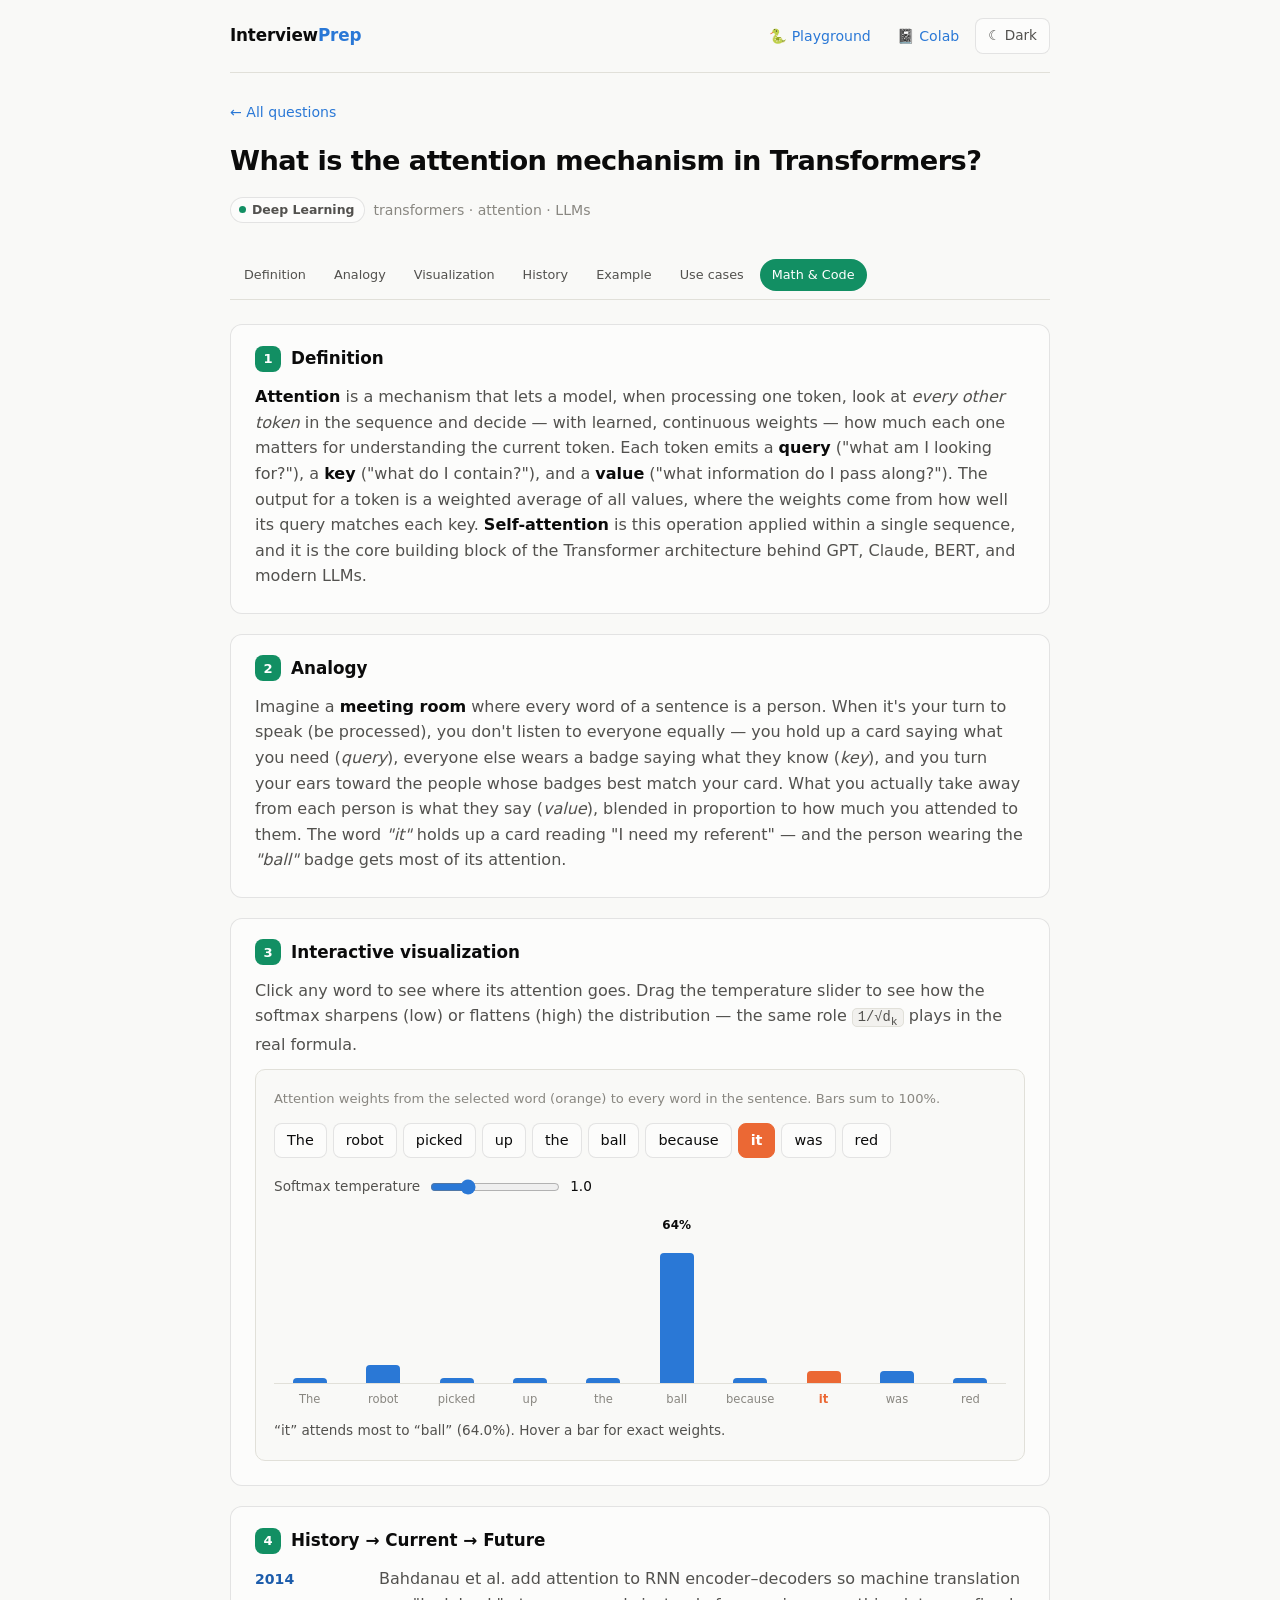
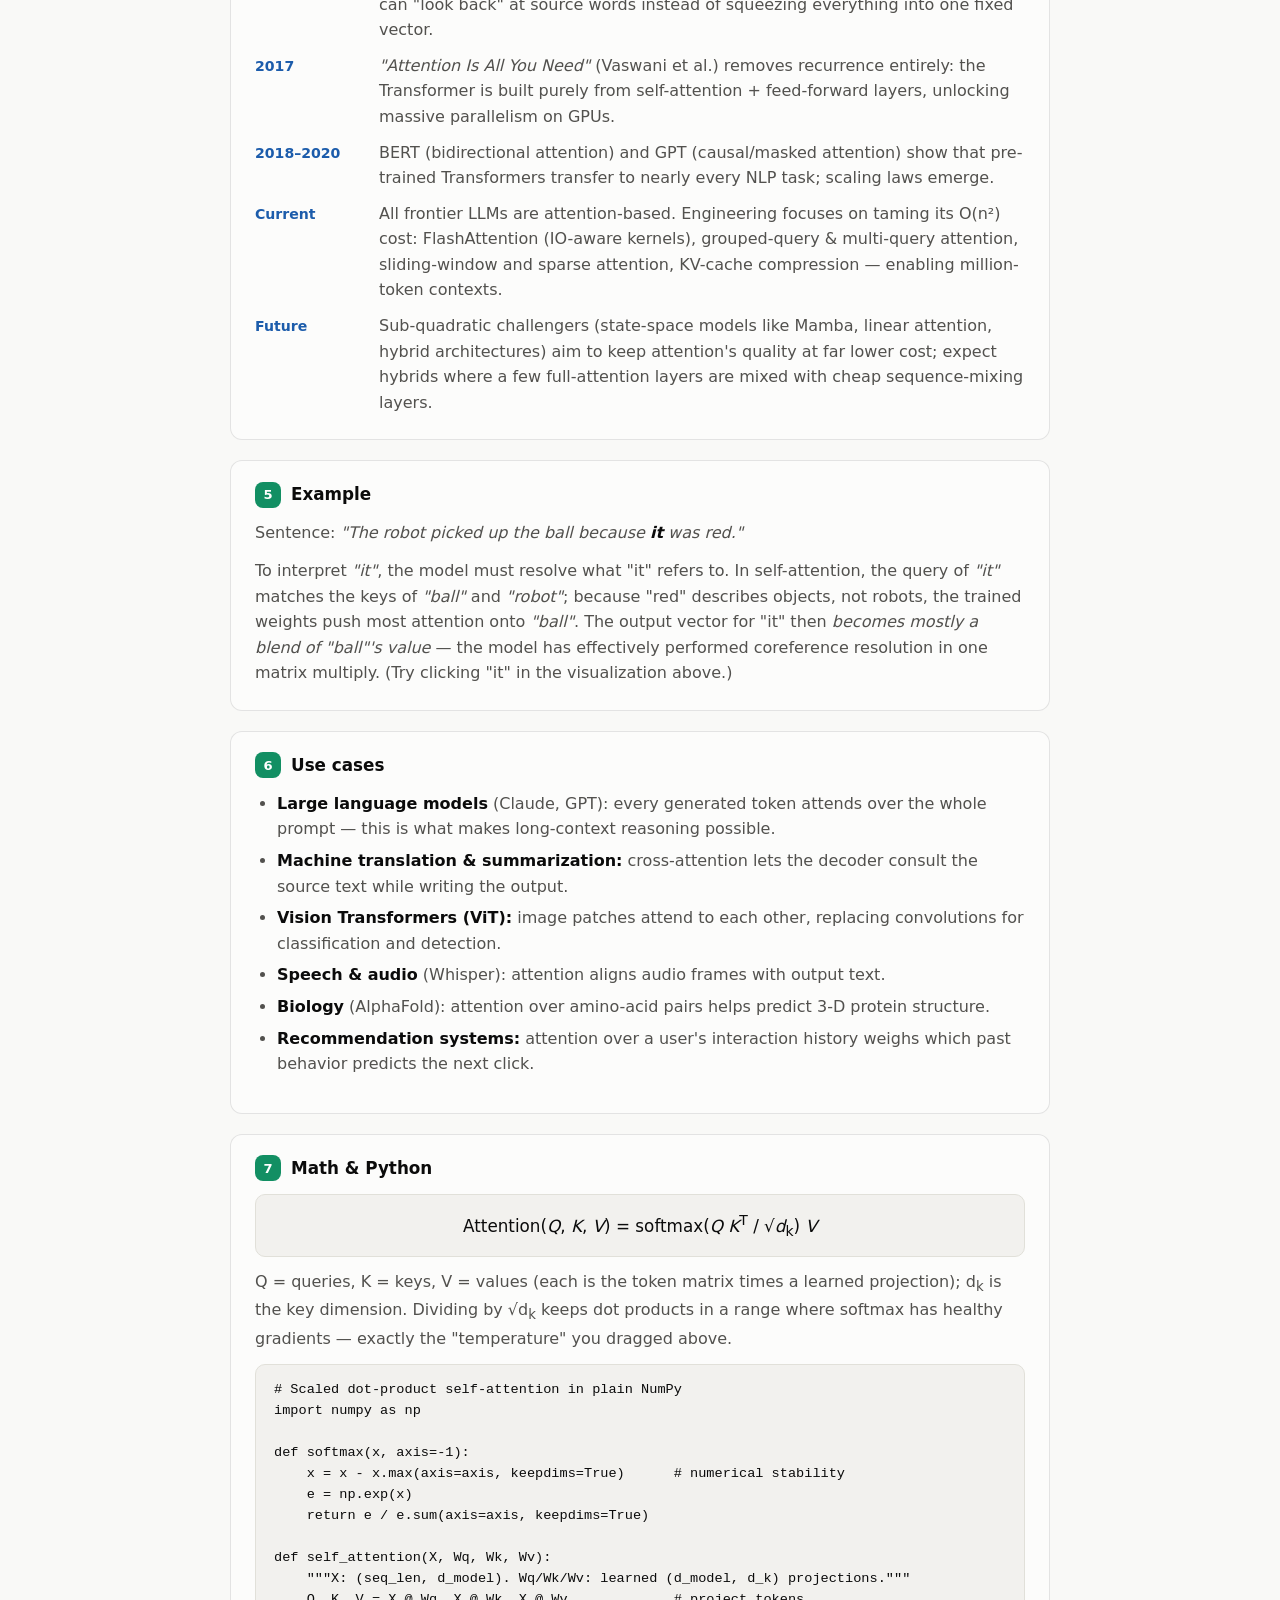
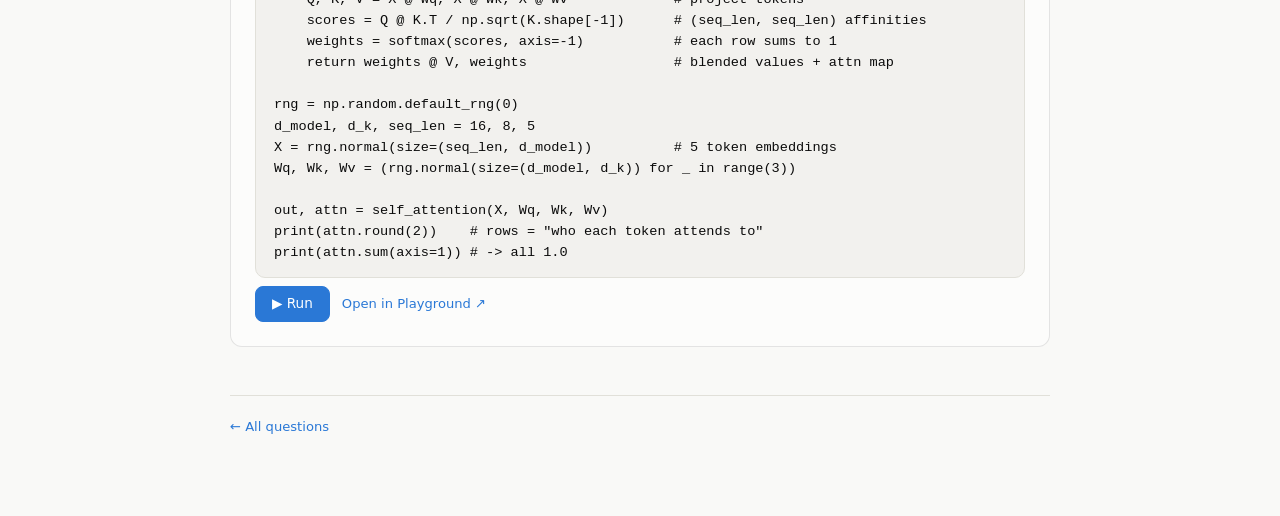
<file: questions/transformer-attention.html>
<!DOCTYPE html>
<html lang="en">
<head>
<meta charset="utf-8">
<meta name="viewport" content="width=device-width, initial-scale=1">
<title>What is the attention mechanism in Transformers? — InterviewPrep</title>
<link rel="stylesheet" href="../assets/style.css">
<link rel="icon" href="data:image/svg+xml,<svg xmlns='http://www.w3.org/2000/svg' viewBox='0 0 100 100'><text y='.9em' font-size='90'>🎯</text></svg>">
<script src="../assets/site.js"></script>
<script src="../assets/pyrunner.js"></script>
<style>
  .tokens { display: flex; flex-wrap: wrap; gap: 6px; margin-bottom: 18px; }
  .tokens button {
    font: inherit; font-size: 0.9rem;
    padding: 5px 12px; border-radius: 8px;
    border: 1px solid var(--border);
    background: var(--surface); color: var(--text-primary);
    cursor: pointer;
  }
  .tokens button[aria-pressed="true"] {
    background: var(--series-2); border-color: var(--series-2); color: #fff; font-weight: 600;
  }
  .attn-chart {
    display: flex; align-items: flex-end; gap: 2px;
    height: 170px; padding-top: 22px;
    border-bottom: 1px solid var(--hairline);
  }
  .attn-col { flex: 1; display: flex; flex-direction: column; justify-content: flex-end; align-items: center; height: 100%; position: relative; }
  .attn-bar {
    width: 70%; max-width: 34px; min-height: 2px;
    background: var(--accent);
    border-radius: 4px 4px 0 0;
    transition: height 0.25s;
  }
  .attn-col.self .attn-bar { background: var(--series-2); }
  .attn-label {
    position: absolute; top: -20px; font-size: 0.75rem; font-weight: 600;
    color: var(--text-primary); font-variant-numeric: tabular-nums;
  }
  .attn-words { display: flex; gap: 2px; margin-top: 6px; }
  .attn-words span {
    flex: 1; text-align: center; font-size: 0.72rem; color: var(--muted);
    overflow: hidden; text-overflow: ellipsis;
  }
  .attn-words span.sel { color: var(--series-2); font-weight: 700; }
</style>
</head>
<body>
<div class="wrap">
  <header class="site">
    <a class="brand" href="../index.html">Interview<span>Prep</span></a>
    <div class="site-nav">
      <a class="nav-link" href="../playground.html">🐍 Playground</a>
      <a class="nav-link" href="../notebooks.html">📓 Colab</a>
      <button id="theme-toggle" type="button">☾ Dark</button>
    </div>
  </header>

  <nav class="crumb"><a href="../index.html">← All questions</a></nav>

  <article class="question">
    <h1>What is the attention mechanism in Transformers?</h1>
    <p class="q-topic">Deep Learning · transformers · attention · LLMs</p>

    <section class="qsection" id="definition">
      <h2><span class="num">1</span>Definition</h2>
      <p><strong>Attention</strong> is a mechanism that lets a model, when
      processing one token, look at <em>every other token</em> in the sequence
      and decide — with learned, continuous weights — how much each one matters
      for understanding the current token. Each token emits a <strong>query</strong>
      ("what am I looking for?"), a <strong>key</strong> ("what do I contain?"),
      and a <strong>value</strong> ("what information do I pass along?"). The
      output for a token is a weighted average of all values, where the weights
      come from how well its query matches each key. <strong>Self-attention</strong>
      is this operation applied within a single sequence, and it is the core
      building block of the Transformer architecture behind GPT, Claude, BERT,
      and modern LLMs.</p>
    </section>

    <section class="qsection" id="analogy">
      <h2><span class="num">2</span>Analogy</h2>
      <p>Imagine a <strong>meeting room</strong> where every word of a sentence
      is a person. When it's your turn to speak (be processed), you don't listen
      to everyone equally — you hold up a card saying what you need
      (<em>query</em>), everyone else wears a badge saying what they know
      (<em>key</em>), and you turn your ears toward the people whose badges best
      match your card. What you actually take away from each person is what they
      say (<em>value</em>), blended in proportion to how much you attended to
      them. The word <em>"it"</em> holds up a card reading "I need my referent" —
      and the person wearing the <em>"ball"</em> badge gets most of its
      attention.</p>
    </section>

    <section class="qsection" id="visualization">
      <h2><span class="num">3</span>Interactive visualization</h2>
      <p>Click any word to see where its attention goes. Drag the temperature
      slider to see how the softmax sharpens (low) or flattens (high) the
      distribution — the same role <code>1/√d<sub>k</sub></code> plays in the
      real formula.</p>
      <div class="viz">
        <p class="viz-hint">Attention weights from the selected word (orange) to every word in the sentence. Bars sum to 100%.</p>
        <div class="tokens" id="tokens" role="group" aria-label="Pick a word"></div>
        <div class="controls">
          <label>Softmax temperature
            <input type="range" id="temp" min="0.3" max="3" step="0.1" value="1">
            <output id="temp-out">1.0</output>
          </label>
        </div>
        <div class="attn-chart" id="attn-chart"></div>
        <div class="attn-words" id="attn-words"></div>
        <div class="readout" id="attn-readout"></div>
      </div>
    </section>

    <section class="qsection" id="history">
      <h2><span class="num">4</span>History → Current → Future</h2>
      <div class="timeline">
        <div class="t-row"><div class="t-when">2014</div><div class="t-what">Bahdanau et&nbsp;al. add attention to RNN encoder–decoders so machine translation can "look back" at source words instead of squeezing everything into one fixed vector.</div></div>
        <div class="t-row"><div class="t-when">2017</div><div class="t-what"><em>"Attention Is All You Need"</em> (Vaswani et&nbsp;al.) removes recurrence entirely: the Transformer is built purely from self-attention + feed-forward layers, unlocking massive parallelism on GPUs.</div></div>
        <div class="t-row"><div class="t-when">2018–2020</div><div class="t-what">BERT (bidirectional attention) and GPT (causal/masked attention) show that pre-trained Transformers transfer to nearly every NLP task; scaling laws emerge.</div></div>
        <div class="t-row"><div class="t-when">Current</div><div class="t-what">All frontier LLMs are attention-based. Engineering focuses on taming its O(n²) cost: FlashAttention (IO-aware kernels), grouped-query &amp; multi-query attention, sliding-window and sparse attention, KV-cache compression — enabling million-token contexts.</div></div>
        <div class="t-row"><div class="t-when">Future</div><div class="t-what">Sub-quadratic challengers (state-space models like Mamba, linear attention, hybrid architectures) aim to keep attention's quality at far lower cost; expect hybrids where a few full-attention layers are mixed with cheap sequence-mixing layers.</div></div>
      </div>
    </section>

    <section class="qsection" id="example">
      <h2><span class="num">5</span>Example</h2>
      <p>Sentence: <em>"The robot picked up the ball because <strong>it</strong> was red."</em></p>
      <p>To interpret <em>"it"</em>, the model must resolve what "it" refers to.
      In self-attention, the query of <em>"it"</em> matches the keys of
      <em>"ball"</em> and <em>"robot"</em>; because "red" describes objects, not
      robots, the trained weights push most attention onto <em>"ball"</em>. The
      output vector for "it" then <em>becomes mostly a blend of "ball"'s value</em>
      — the model has effectively performed coreference resolution in one matrix
      multiply. (Try clicking "it" in the visualization above.)</p>
    </section>

    <section class="qsection" id="usecase">
      <h2><span class="num">6</span>Use cases</h2>
      <ul>
        <li><strong>Large language models</strong> (Claude, GPT): every generated token attends over the whole prompt — this is what makes long-context reasoning possible.</li>
        <li><strong>Machine translation &amp; summarization:</strong> cross-attention lets the decoder consult the source text while writing the output.</li>
        <li><strong>Vision Transformers (ViT):</strong> image patches attend to each other, replacing convolutions for classification and detection.</li>
        <li><strong>Speech &amp; audio</strong> (Whisper): attention aligns audio frames with output text.</li>
        <li><strong>Biology</strong> (AlphaFold): attention over amino-acid pairs helps predict 3-D protein structure.</li>
        <li><strong>Recommendation systems:</strong> attention over a user's interaction history weighs which past behavior predicts the next click.</li>
      </ul>
    </section>

    <section class="qsection" id="math">
      <h2><span class="num">7</span>Math &amp; Python</h2>
      <div class="formula">
        Attention(<span class="var">Q</span>, <span class="var">K</span>, <span class="var">V</span>) =
        softmax(<span class="var">Q K</span><sup>T</sup> / √<span class="var">d</span><sub>k</sub>) <span class="var">V</span>
      </div>
      <p><span class="var">Q</span> = queries, <span class="var">K</span> = keys,
      <span class="var">V</span> = values (each is the token matrix times a learned
      projection); <span class="var">d</span><sub>k</sub> is the key dimension. Dividing by
      √<span class="var">d</span><sub>k</sub> keeps dot products in a range where softmax
      has healthy gradients — exactly the "temperature" you dragged above.</p>
<pre><code># Scaled dot-product self-attention in plain NumPy
import numpy as np

def softmax(x, axis=-1):
    x = x - x.max(axis=axis, keepdims=True)      # numerical stability
    e = np.exp(x)
    return e / e.sum(axis=axis, keepdims=True)

def self_attention(X, Wq, Wk, Wv):
    """X: (seq_len, d_model). Wq/Wk/Wv: learned (d_model, d_k) projections."""
    Q, K, V = X @ Wq, X @ Wk, X @ Wv             # project tokens
    scores = Q @ K.T / np.sqrt(K.shape[-1])      # (seq_len, seq_len) affinities
    weights = softmax(scores, axis=-1)           # each row sums to 1
    return weights @ V, weights                  # blended values + attn map

rng = np.random.default_rng(0)
d_model, d_k, seq_len = 16, 8, 5
X = rng.normal(size=(seq_len, d_model))          # 5 token embeddings
Wq, Wk, Wv = (rng.normal(size=(d_model, d_k)) for _ in range(3))

out, attn = self_attention(X, Wq, Wk, Wv)
print(attn.round(2))    # rows = "who each token attends to"
print(attn.sum(axis=1)) # -> all 1.0
</code></pre>
    </section>
  </article>

  <footer class="site">
    <a href="../index.html">← All questions</a>
  </footer>
</div>

<script>
(function () {
  var words = ["The", "robot", "picked", "up", "the", "ball", "because", "it", "was", "red"];
  var n = words.length;

  // Hand-crafted affinity logits (what a trained head might produce).
  // A[i][j] = how relevant word j is to word i, before softmax.
  var A = [];
  for (var i = 0; i < n; i++) { A.push(new Array(n).fill(0)); A[i][i] = 0.8; }
  function set(i, pairs) { pairs.forEach(function (p) { A[i][p[0]] = p[1]; }); }
  set(0, [[1, 2.0]]);                              // The -> robot
  set(1, [[0, 1.5], [2, 1.6]]);                    // robot -> The, picked
  set(2, [[1, 2.5], [5, 2.2], [3, 1.8]]);          // picked -> robot, ball, up
  set(3, [[2, 2.5]]);                              // up -> picked
  set(4, [[5, 2.0]]);                              // the -> ball
  set(5, [[4, 1.5], [2, 1.8], [9, 1.4]]);          // ball -> the, picked, red
  set(6, [[8, 1.0], [2, 1.2]]);                    // because -> was, picked
  set(7, [[5, 3.2], [1, 1.2], [8, 0.8]]);          // it -> ball, robot, was
  set(8, [[7, 2.0], [9, 1.8]]);                    // was -> it, red
  set(9, [[5, 2.8], [7, 1.6], [8, 1.5]]);          // red -> ball, it, was

  var selected = 7; // start on "it" — the interesting one
  var tokensEl = document.getElementById("tokens");
  var chartEl = document.getElementById("attn-chart");
  var wordsEl = document.getElementById("attn-words");
  var readoutEl = document.getElementById("attn-readout");
  var tempEl = document.getElementById("temp");
  var tempOut = document.getElementById("temp-out");

  words.forEach(function (w, i) {
    var b = document.createElement("button");
    b.textContent = w;
    b.addEventListener("click", function () { selected = i; render(); });
    tokensEl.appendChild(b);
  });

  var cols = [], labels = [], bottomWords = [];
  words.forEach(function (w, i) {
    var col = document.createElement("div");
    col.className = "attn-col";
    var lab = document.createElement("div");
    lab.className = "attn-label";
    var bar = document.createElement("div");
    bar.className = "attn-bar";
    col.appendChild(lab); col.appendChild(bar);
    chartEl.appendChild(col);
    cols.push(col); labels.push(lab);

    var span = document.createElement("span");
    span.textContent = w;
    wordsEl.appendChild(span);
    bottomWords.push(span);
  });

  function softmax(row, t) {
    var m = Math.max.apply(null, row);
    var e = row.map(function (x) { return Math.exp((x - m) / t); });
    var s = e.reduce(function (a, b) { return a + b; }, 0);
    return e.map(function (x) { return x / s; });
  }

  function render() {
    var t = parseFloat(tempEl.value);
    tempOut.textContent = t.toFixed(1);
    var w = softmax(A[selected], t);
    var max = Math.max.apply(null, w);
    var top = w.indexOf(max);

    tokensEl.querySelectorAll("button").forEach(function (b, i) {
      b.setAttribute("aria-pressed", i === selected ? "true" : "false");
    });

    w.forEach(function (v, i) {
      var col = cols[i];
      col.className = "attn-col" + (i === selected ? " self" : "");
      var bar = col.querySelector(".attn-bar");
      bar.style.height = (v / max * 130) + "px";
      col.title = "“" + words[selected] + "” → “" + words[i] + "”: " + (v * 100).toFixed(1) + "%";
      // Selective direct label: only the top-attended word gets a number.
      labels[i].textContent = i === top ? (v * 100).toFixed(0) + "%" : "";
      bottomWords[i].className = i === selected ? "sel" : "";
    });

    readoutEl.textContent = "“" + words[selected] + "” attends most to “" +
      words[top] + "” (" + (max * 100).toFixed(1) + "%). Hover a bar for exact weights.";
  }

  tempEl.addEventListener("input", render);
  render();
})();
</script>
</body>
</html>
</file>
<file: assets/style.css>
/* ============================================================
   Interview Prep — shared stylesheet
   Light/dark themes via prefers-color-scheme + data-theme toggle
   ============================================================ */

:root {
  color-scheme: light;
  --page:           #f9f9f7;
  --surface:        #fcfcfb;
  --text-primary:   #0b0b0b;
  --text-secondary: #52514e;
  --muted:          #898781;
  --hairline:       #e1e0d9;
  --border:         rgba(11, 11, 11, 0.10);
  --accent:         #2a78d6;
  --accent-soft:    #cde2fb;
  --accent-strong:  #1c5cab;
  --series-2:       #eb6834;
  --good:           #006300;
  --code-bg:        #f2f1ee;
  --card-shadow:    0 6px 18px rgba(11, 11, 11, 0.08);

  /* Per-topic identity colors — deep enough to carry white text/numerals
     safely, so one set of values works unchanged in both themes. Used as
     accents (card edges, dots, section numerals), never as body text. */
  --topic-1: #2a78d6; /* blue   */
  --topic-2: #cc5a26; /* orange */
  --topic-3: #128f63; /* teal   */
  --topic-4: #a8760a; /* gold   */
  --topic-5: #b94a72; /* magenta*/
  --topic-6: #1f7a1f; /* green  */
  --topic-7: #4a3aa7; /* violet */
  --topic-8: #c23a3a; /* red    */
}

@media (prefers-color-scheme: dark) {
  :root:where(:not([data-theme="light"])) {
    color-scheme: dark;
    --page:           #0d0d0d;
    --surface:        #1a1a19;
    --text-primary:   #ffffff;
    --text-secondary: #c3c2b7;
    --muted:          #898781;
    --hairline:       #2c2c2a;
    --border:         rgba(255, 255, 255, 0.10);
    --accent:         #3987e5;
    --accent-soft:    #104281;
    --accent-strong:  #86b6ef;
    --series-2:       #d95926;
    --good:           #0ca30c;
    --code-bg:        #232322;
    --card-shadow:    0 8px 20px rgba(0, 0, 0, 0.45);
  }
}
:root[data-theme="dark"] {
  color-scheme: dark;
  --page:           #0d0d0d;
  --surface:        #1a1a19;
  --text-primary:   #ffffff;
  --text-secondary: #c3c2b7;
  --muted:          #898781;
  --hairline:       #2c2c2a;
  --border:         rgba(255, 255, 255, 0.10);
  --accent:         #3987e5;
  --accent-soft:    #104281;
  --accent-strong:  #86b6ef;
  --series-2:       #d95926;
  --good:           #0ca30c;
  --code-bg:        #232322;
  --card-shadow:    0 8px 20px rgba(0, 0, 0, 0.45);
}

* { box-sizing: border-box; }

html { scroll-behavior: auto; }
@media (prefers-reduced-motion: no-preference) {
  html { scroll-behavior: smooth; }
}

body {
  margin: 0;
  background: var(--page);
  color: var(--text-primary);
  font-family: system-ui, -apple-system, "Segoe UI", sans-serif;
  line-height: 1.6;
  -webkit-font-smoothing: antialiased;
}

.wrap {
  max-width: 860px;
  margin: 0 auto;
  padding: 0 20px 80px;
}

/* ---------- header ---------- */
header.site {
  display: flex;
  flex-wrap: wrap;
  align-items: center;
  justify-content: space-between;
  gap: 10px 12px;
  padding: 18px 0;
  border-bottom: 1px solid var(--hairline);
  margin-bottom: 28px;
}
header.site a.brand {
  font-weight: 700;
  font-size: 1.05rem;
  color: var(--text-primary);
  text-decoration: none;
  letter-spacing: -0.01em;
}
header.site a.brand span { color: var(--accent); }
.site-nav { display: flex; flex-wrap: wrap; align-items: center; gap: 6px; row-gap: 6px; }
.nav-link {
  color: var(--accent);
  text-decoration: none;
  font-size: 0.88rem;
  padding: 6px 10px;
  border-radius: 8px;
  transition: background-color 0.15s;
}
.nav-link:hover { background: var(--surface); text-decoration: none; }
#theme-toggle {
  background: var(--surface);
  color: var(--text-secondary);
  border: 1px solid var(--border);
  border-radius: 8px;
  padding: 6px 12px;
  font: inherit;
  font-size: 0.85rem;
  cursor: pointer;
  transition: color 0.15s, transform 0.1s ease;
}
#theme-toggle:hover { color: var(--text-primary); }

@media (max-width: 480px) {
  .site-nav { gap: 2px; }
  .nav-link { font-size: 0.82rem; padding: 5px 8px; }
}

/* ---------- home page ---------- */
.hero { margin: 8px 0 32px; }
.hero h1 {
  font-size: 2rem;
  letter-spacing: -0.02em;
  margin: 0 0 8px;
}
.hero p { color: var(--text-secondary); margin: 0; max-width: 60ch; }
.stats-line {
  display: flex; flex-wrap: wrap; gap: 8px 18px;
  margin: 14px 0 0;
  font-size: 0.85rem;
  color: var(--muted);
}
.stats-line strong { color: var(--text-primary); font-variant-numeric: tabular-nums; }

.search-row { margin: 24px 0 12px; }
#search {
  width: 100%;
  padding: 12px 16px;
  font: inherit;
  color: var(--text-primary);
  background: var(--surface);
  border: 1px solid var(--border);
  border-radius: 10px;
}
#search:focus { outline: 2px solid var(--accent); outline-offset: 1px; }

.topic-chips { display: flex; flex-wrap: wrap; gap: 8px; margin: 12px 0 24px; }
.topic-chips button {
  font: inherit;
  font-size: 0.82rem;
  padding: 4px 12px;
  border-radius: 999px;
  border: 1px solid var(--border);
  background: var(--surface);
  color: var(--text-secondary);
  cursor: pointer;
}
.topic-chips button {
  transition: background-color 0.15s, border-color 0.15s, transform 0.1s ease;
}
.topic-chips button[aria-pressed="true"] {
  background: var(--tc, var(--accent));
  border-color: var(--tc, var(--accent));
  color: #fff;
}

ul.qlist { list-style: none; margin: 0; padding: 0; display: grid; gap: 12px; }
ul.qlist li a {
  display: block;
  background: var(--surface);
  border: 1px solid var(--border);
  border-left: 4px solid var(--tc, var(--hairline));
  border-radius: 12px;
  padding: 16px 20px;
  text-decoration: none;
  color: var(--text-primary);
  transition: transform 0.15s ease, box-shadow 0.15s ease, border-color 0.15s ease;
}
ul.qlist li a:hover {
  border-color: var(--tc, var(--accent));
  border-left-color: var(--tc, var(--accent));
  transform: translateY(-2px);
  box-shadow: var(--card-shadow);
}
ul.qlist .qtitle { font-weight: 600; }
ul.qlist .qmeta { font-size: 0.82rem; color: var(--muted); margin-top: 4px; }
.badge {
  display: inline-flex;
  align-items: center;
  gap: 6px;
  font-size: 0.72rem;
  font-weight: 600;
  padding: 1px 10px 1px 8px;
  border-radius: 999px;
  background: var(--surface);
  border: 1px solid var(--border);
  color: var(--text-secondary);
  margin-right: 8px;
  vertical-align: 1px;
}
.badge .dot {
  width: 7px; height: 7px; flex: none;
  border-radius: 50%;
  background: var(--tc, var(--accent));
}
.empty-note { color: var(--muted); padding: 24px 4px; }

.howto {
  margin-top: 40px;
  padding: 20px 24px;
  background: var(--surface);
  border: 1px dashed var(--hairline);
  border-radius: 12px;
  color: var(--text-secondary);
  font-size: 0.92rem;
}
.howto strong { color: var(--text-primary); }
.howto a { color: var(--accent); text-decoration: none; }
.howto a:hover { text-decoration: underline; }

/* ---------- question page ---------- */
nav.crumb { font-size: 0.88rem; margin-bottom: 16px; }
nav.crumb a { color: var(--accent); text-decoration: none; }
nav.crumb a:hover { text-decoration: underline; }

article.question > h1 {
  font-size: 1.7rem;
  letter-spacing: -0.02em;
  margin: 4px 0 6px;
}
.q-topic { color: var(--muted); font-size: 0.88rem; margin-bottom: 28px; display: flex; flex-wrap: wrap; align-items: center; gap: 8px; }
.q-topic .topic-badge {
  display: inline-flex; align-items: center; gap: 6px;
  font-size: 0.78rem; font-weight: 600;
  padding: 2px 10px 2px 8px;
  border-radius: 999px;
  background: var(--surface);
  border: 1px solid var(--border);
  color: var(--text-secondary);
}
.q-topic .topic-badge .dot { width: 7px; height: 7px; border-radius: 50%; background: var(--tc, var(--accent)); flex: none; }

/* ---------- sticky mini section-nav ---------- */
.mini-nav {
  position: sticky;
  top: 0;
  z-index: 5;
  display: flex;
  gap: 4px;
  overflow-x: auto;
  padding: 8px 2px;
  margin: 0 0 24px;
  background: var(--page);
  border-bottom: 1px solid var(--hairline);
  scrollbar-width: thin;
}
.mini-nav a {
  flex: none;
  font-size: 0.8rem;
  color: var(--text-secondary);
  text-decoration: none;
  padding: 6px 12px;
  border-radius: 999px;
  white-space: nowrap;
  transition: background-color 0.15s, color 0.15s;
}
.mini-nav a:hover { background: var(--surface); color: var(--text-primary); }
.mini-nav a.active { background: var(--tc, var(--accent)); color: #fff; }
.qsection { scroll-margin-top: 56px; }

section.qsection {
  background: var(--surface);
  border: 1px solid var(--border);
  border-radius: 12px;
  padding: 20px 24px 24px;
  margin-bottom: 20px;
}
section.qsection h2 {
  display: flex;
  align-items: center;
  gap: 10px;
  font-size: 1.05rem;
  margin: 0 0 12px;
}
section.qsection h2 .num {
  flex: none;
  width: 26px;
  height: 26px;
  border-radius: 8px;
  background: var(--tc, var(--accent));
  color: #fff;
  font-size: 0.82rem;
  font-weight: 700;
  display: grid;
  place-items: center;
}
section.qsection p { color: var(--text-secondary); margin: 0 0 12px; }
section.qsection p:last-child { margin-bottom: 0; }
section.qsection strong { color: var(--text-primary); }
section.qsection ul, section.qsection ol { color: var(--text-secondary); padding-left: 22px; margin: 0 0 12px; }
section.qsection li { margin-bottom: 6px; }

.timeline { display: grid; gap: 10px; margin: 4px 0 0; }
.timeline .t-row { display: grid; grid-template-columns: 110px 1fr; gap: 14px; }
.timeline .t-when { font-weight: 700; color: var(--accent-strong); font-size: 0.88rem; padding-top: 2px; }
.timeline .t-what { color: var(--text-secondary); }

.formula {
  background: var(--code-bg);
  border: 1px solid var(--hairline);
  border-radius: 10px;
  padding: 14px 18px;
  margin: 12px 0;
  font-size: 1.05rem;
  overflow-x: auto;
  text-align: center;
}
.formula .var { font-style: italic; }

pre {
  background: var(--code-bg);
  border: 1px solid var(--hairline);
  border-radius: 10px;
  padding: 14px 18px;
  overflow-x: auto;
  font-size: 0.85rem;
  line-height: 1.55;
  margin: 12px 0 0;
}
code { font-family: ui-monospace, "SF Mono", Menlo, Consolas, monospace; }
p code, li code {
  background: var(--code-bg);
  border: 1px solid var(--hairline);
  border-radius: 5px;
  padding: 1px 5px;
  font-size: 0.86em;
}

/* ---------- in-browser Python runner ---------- */
.run-row { display: flex; align-items: center; gap: 12px; margin-top: 8px; }
.run-btn {
  font: inherit;
  font-size: 0.85rem;
  padding: 6px 16px;
  border-radius: 8px;
  border: 1px solid var(--accent);
  background: var(--accent);
  color: #fff;
  cursor: pointer;
}
.run-btn:hover:not(:disabled) { background: var(--accent-strong); border-color: var(--accent-strong); }
.run-btn:disabled { background: var(--surface); border-color: var(--border); color: var(--muted); cursor: default; }
pre.py-out {
  margin-top: 8px;
  white-space: pre-wrap;
  border-left: 3px solid var(--accent);
}
.pg-open { font-size: 0.82rem; color: var(--accent); text-decoration: none; }
.pg-open:hover { text-decoration: underline; }
.py-plots img { max-width: 100%; border: 1px solid var(--hairline); border-radius: 8px; margin-top: 8px; background: #fff; }
.colab-link {
  font-size: 0.85rem;
  padding: 6px 16px;
  border-radius: 8px;
  border: 1px solid var(--series-2);
  color: var(--series-2);
  text-decoration: none;
}
.colab-link:hover { background: var(--series-2); color: #fff; }

/* ---------- narrated explainer player ---------- */
.explainer {
  background: var(--page);
  border: 1px solid var(--hairline);
  border-radius: 12px;
  padding: 16px;
  margin-top: 8px;
}
.ex-stage {
  position: relative;
  background: var(--surface);
  border: 1px solid var(--border);
  border-radius: 10px;
  min-height: 260px;
  overflow: hidden;
}
.ex-scene {
  display: none;
  padding: 22px 24px;
  min-height: 260px;
}
.ex-scene.active { display: block; }
.ex-scene h4 {
  margin: 0 0 14px;
  font-size: 1.05rem;
  letter-spacing: -0.01em;
}
.ex-scene .ex-sub { color: var(--text-secondary); font-size: 0.9rem; margin: 0 0 14px; }

.ex-track {
  height: 5px;
  background: var(--hairline);
  border-radius: 999px;
  overflow: hidden;
  margin: 12px 0 10px;
}
.ex-track i { display: block; height: 100%; background: var(--tc, var(--accent)); border-radius: 999px; transition: width 0.25s linear; }

.ex-caption {
  min-height: 3.2em;
  font-size: 0.9rem;
  color: var(--text-secondary);
  background: var(--surface);
  border: 1px solid var(--border);
  border-left: 3px solid var(--tc, var(--accent));
  border-radius: 8px;
  padding: 10px 14px;
  margin-bottom: 12px;
}
.ex-controls { display: flex; flex-wrap: wrap; gap: 8px; align-items: center; margin-bottom: 10px; }
.ex-controls button {
  font: inherit; font-size: 0.85rem;
  padding: 7px 14px; border-radius: 8px;
  border: 1px solid var(--border);
  background: var(--surface); color: var(--text-primary);
  cursor: pointer;
}
.ex-controls button.primary {
  background: var(--tc, var(--accent));
  border-color: var(--tc, var(--accent));
  color: #fff; font-weight: 600;
}
.ex-opts { display: flex; flex-wrap: wrap; gap: 14px; align-items: center; margin-bottom: 10px; }
.ex-opts label { font-size: 0.78rem; color: var(--muted); display: flex; align-items: center; gap: 6px; }
.ex-opts select {
  font: inherit; font-size: 0.78rem;
  padding: 4px 8px; border-radius: 7px;
  border: 1px solid var(--border);
  background: var(--surface); color: var(--text-primary);
  max-width: 190px;
}
.ex-chips { display: flex; flex-wrap: wrap; gap: 6px; }
.ex-chips button {
  font: inherit; font-size: 0.76rem;
  padding: 4px 10px; border-radius: 999px;
  border: 1px solid var(--border);
  background: transparent; color: var(--muted);
  cursor: pointer;
}
.ex-chips button[aria-pressed="true"] {
  border-color: var(--tc, var(--accent));
  color: var(--tc, var(--accent));
  font-weight: 600;
}
.ex-note { font-size: 0.78rem; color: var(--muted); margin: 12px 0 0; }

/* Code-walkthrough mode: a shared code panel + per-scene line highlighting */
.explainer.code-mode .ex-stage { min-height: 0; }
.explainer.code-mode .ex-scene { min-height: 0; padding: 14px 18px; }
.explainer.code-mode .ex-scene h4 { margin: 0 0 4px; font-size: 0.98rem; }
.ex-code {
  display: block;
  background: var(--code-bg);
  border: 1px solid var(--hairline);
  border-radius: 10px;
  padding: 12px 0;
  margin: 0 0 12px;
  max-height: 340px;
  overflow: auto;
  font-family: ui-monospace, "SF Mono", Menlo, Consolas, monospace;
  font-size: 0.8rem;
  line-height: 1.6;
  scroll-behavior: smooth;
}
.ex-line { display: flex; gap: 12px; padding: 0 14px; border-left: 3px solid transparent; transition: background-color 0.3s, opacity 0.3s; }
.ex-lnum { flex: none; width: 20px; text-align: right; color: var(--muted); user-select: none; font-size: 0.74rem; }
.ex-ltext { white-space: pre; color: var(--text-primary); }
.ex-line.dim { opacity: 0.32; }
.ex-line.hot { background: var(--accent-soft); border-left-color: var(--tc, var(--accent)); }
:root[data-theme="dark"] .ex-line.hot { background: rgba(57, 135, 229, 0.18); }
@media (prefers-color-scheme: dark) {
  :root:where(:not([data-theme="light"])) .ex-line.hot { background: rgba(57, 135, 229, 0.18); }
}

/* Scene animation primitives — staggered reveals */
@media (prefers-reduced-motion: no-preference) {
  .ex-scene.active .rise { animation: ex-rise 0.5s ease both; }
  .ex-scene.active .rise:nth-child(2) { animation-delay: 0.35s; }
  .ex-scene.active .rise:nth-child(3) { animation-delay: 0.7s; }
  .ex-scene.active .rise:nth-child(4) { animation-delay: 1.05s; }
  .ex-scene.active .rise:nth-child(5) { animation-delay: 1.4s; }
  .ex-scene.active .rise:nth-child(6) { animation-delay: 1.75s; }
  .ex-scene.active .grow { animation: ex-grow 0.9s ease both; animation-delay: 0.3s; }
  .ex-scene.active .pop { animation: ex-pop 0.5s ease both; animation-delay: 0.8s; }
}
@keyframes ex-rise { from { opacity: 0; transform: translateY(10px); } to { opacity: 1; transform: none; } }
@keyframes ex-grow { from { transform: scaleX(0); } to { transform: scaleX(1); } }
@keyframes ex-pop  { from { opacity: 0; transform: scale(0.85); } to { opacity: 1; transform: none; } }

/* ---------- interactive viz shared chrome ---------- */
.viz {
  background: var(--page);
  border: 1px solid var(--hairline);
  border-radius: 10px;
  padding: 18px;
  margin-top: 8px;
}
.viz .viz-hint { font-size: 0.82rem; color: var(--muted); margin: 0 0 14px; }
.viz .controls {
  display: flex;
  flex-wrap: wrap;
  gap: 16px;
  align-items: center;
  margin-bottom: 16px;
  font-size: 0.85rem;
  color: var(--text-secondary);
}
.viz .controls label { display: flex; align-items: center; gap: 8px; }
.viz .controls input[type="range"] { accent-color: var(--accent); width: 130px; }
.viz .controls button {
  font: inherit;
  font-size: 0.85rem;
  padding: 5px 14px;
  border-radius: 8px;
  border: 1px solid var(--border);
  background: var(--surface);
  color: var(--text-primary);
  cursor: pointer;
}
.viz .controls button.primary { background: var(--accent); border-color: var(--accent); color: #fff; }
.viz .controls output { font-variant-numeric: tabular-nums; color: var(--text-primary); }
.viz .readout {
  font-size: 0.85rem;
  color: var(--text-secondary);
  font-variant-numeric: tabular-nums;
  margin-top: 12px;
  min-height: 1.4em;
}
.viz svg { display: block; width: 100%; height: auto; }

footer.site {
  margin-top: 48px;
  padding-top: 20px;
  border-top: 1px solid var(--hairline);
  color: var(--muted);
  font-size: 0.82rem;
}
footer.site a { color: var(--accent); text-decoration: none; }

@media (max-width: 560px) {
  .timeline .t-row { grid-template-columns: 1fr; gap: 2px; }
  .hero h1 { font-size: 1.55rem; }
}

/* ---------- motion & focus polish ---------- */
.wrap { animation: none; }
@media (prefers-reduced-motion: no-preference) {
  .wrap { animation: fade-in-up 0.4s ease both; }
}
@keyframes fade-in-up {
  from { opacity: 0; transform: translateY(6px); }
  to   { opacity: 1; transform: none; }
}

a:focus-visible, button:focus-visible, input:focus-visible, textarea:focus-visible {
  outline: 2px solid var(--accent);
  outline-offset: 2px;
  border-radius: 4px;
}

button { transition: transform 0.1s ease; }
button:active:not(:disabled) { transform: scale(0.97); }
</file>
